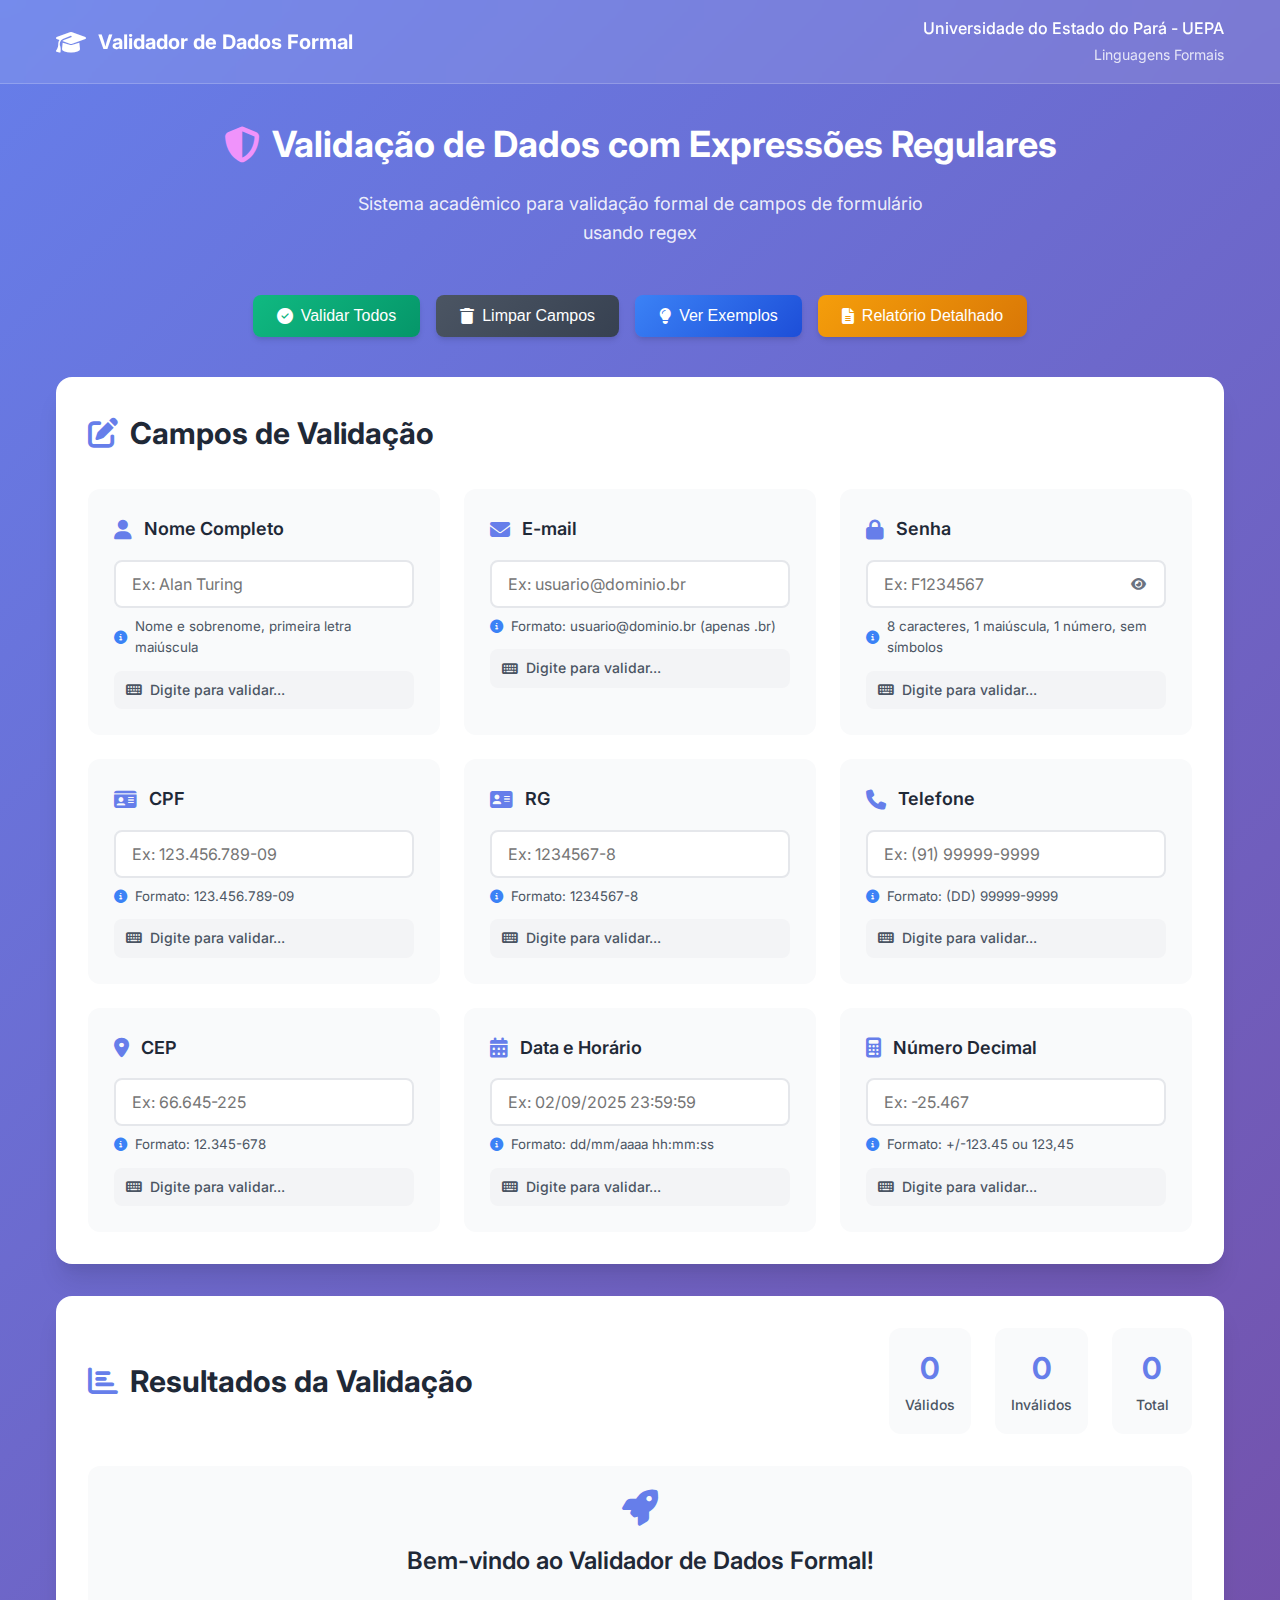
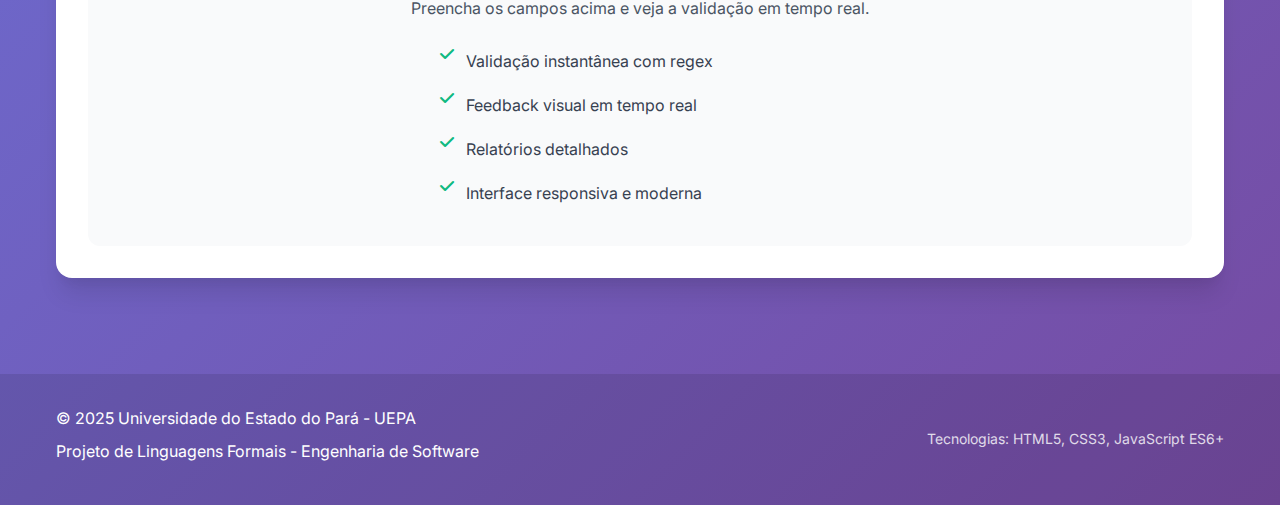
<file: index.html>
<!DOCTYPE html>
<html lang="pt-BR">
<head>
    <meta charset="UTF-8">
    <meta name="viewport" content="width=device-width, initial-scale=1.0">
    <title>🎓 Validador de Dados Formal - UEPA</title>
    <link href="https://cdnjs.cloudflare.com/ajax/libs/font-awesome/6.4.0/css/all.min.css" rel="stylesheet">
    <link href="https://fonts.googleapis.com/css2?family=Inter:wght@300;400;500;600;700&display=swap" rel="stylesheet">
    <link rel="stylesheet" href="styles.css">
</head>
<body>
    <!-- Header -->
    <header class="header">
        <div class="container">
            <div class="header-content">
                <div class="logo">
                    <i class="fas fa-graduation-cap"></i>
                    <span>Validador de Dados Formal</span>
                </div>
                <div class="university">
                    <span>Universidade do Estado do Pará - UEPA</span>
                    <small>Linguagens Formais</small>
                </div>
            </div>
        </div>
    </header>

    <!-- Main Content -->
    <main class="main">
        <div class="container">
            <!-- Hero Section -->
            <section class="hero">
                <div class="hero-content">
                    <h1>
                        <i class="fas fa-shield-alt"></i>
                        Validação de Dados com Expressões Regulares
                    </h1>
                    <p>Sistema acadêmico para validação formal de campos de formulário usando regex</p>
                </div>
            </section>

            <!-- Controls -->
            <section class="controls">
                <div class="control-buttons">
                    <button id="validateAll" class="btn btn-primary">
                        <i class="fas fa-check-circle"></i>
                        Validar Todos
                    </button>
                    <button id="clearAll" class="btn btn-secondary">
                        <i class="fas fa-trash"></i>
                        Limpar Campos
                    </button>
                    <button id="showExamples" class="btn btn-info">
                        <i class="fas fa-lightbulb"></i>
                        Ver Exemplos
                    </button>
                    <button id="generateReport" class="btn btn-success">
                        <i class="fas fa-file-alt"></i>
                        Relatório Detalhado
                    </button>
                </div>
            </section>

            <!-- Validation Fields -->
            <section class="validation-section">
                <h2><i class="fas fa-edit"></i> Campos de Validação</h2>
                
                <div class="fields-grid">
                    <!-- Nome -->
                    <div class="field-card" data-field="nome">
                        <div class="field-header">
                            <i class="fas fa-user"></i>
                            <h3>Nome Completo</h3>
                        </div>
                        <div class="field-content">
                            <input type="text" id="nome" placeholder="Ex: Alan Turing" 
                                   data-example="Alan Turing">
                            <div class="field-info">
                                <small><i class="fas fa-info-circle"></i> Nome e sobrenome, primeira letra maiúscula</small>
                            </div>
                            <div class="validation-result" id="nome-result">
                                <i class="fas fa-keyboard"></i> Digite para validar...
                            </div>
                        </div>
                    </div>

                    <!-- Email -->
                    <div class="field-card" data-field="email">
                        <div class="field-header">
                            <i class="fas fa-envelope"></i>
                            <h3>E-mail</h3>
                        </div>
                        <div class="field-content">
                            <input type="email" id="email" placeholder="Ex: usuario@dominio.br" 
                                   data-example="bes@uepa.br">
                            <div class="field-info">
                                <small><i class="fas fa-info-circle"></i> Formato: usuario@dominio.br (apenas .br)</small>
                            </div>
                            <div class="validation-result" id="email-result">
                                <i class="fas fa-keyboard"></i> Digite para validar...
                            </div>
                        </div>
                    </div>

                    <!-- Senha -->
                    <div class="field-card" data-field="senha">
                        <div class="field-header">
                            <i class="fas fa-lock"></i>
                            <h3>Senha</h3>
                        </div>
                        <div class="field-content">
                            <div class="password-input">
                                <input type="password" id="senha" placeholder="Ex: F1234567" 
                                       data-example="518R2r5e">
                                <button type="button" class="toggle-password" onclick="togglePassword('senha')">
                                    <i class="fas fa-eye"></i>
                                </button>
                            </div>
                            <div class="field-info">
                                <small><i class="fas fa-info-circle"></i> 8 caracteres, 1 maiúscula, 1 número, sem símbolos</small>
                            </div>
                            <div class="validation-result" id="senha-result">
                                <i class="fas fa-keyboard"></i> Digite para validar...
                            </div>
                        </div>
                    </div>

                    <!-- CPF -->
                    <div class="field-card" data-field="cpf">
                        <div class="field-header">
                            <i class="fas fa-id-card"></i>
                            <h3>CPF</h3>
                        </div>
                        <div class="field-content">
                            <input type="text" id="cpf" placeholder="Ex: 123.456.789-09" 
                                   data-example="123.456.789-09" maxlength="14">
                            <div class="field-info">
                                <small><i class="fas fa-info-circle"></i> Formato: 123.456.789-09</small>
                            </div>
                            <div class="validation-result" id="cpf-result">
                                <i class="fas fa-keyboard"></i> Digite para validar...
                            </div>
                        </div>
                    </div>

                    <!-- RG -->
                    <div class="field-card" data-field="rg">
                        <div class="field-header">
                            <i class="fas fa-address-card"></i>
                            <h3>RG</h3>
                        </div>
                        <div class="field-content">
                            <input type="text" id="rg" placeholder="Ex: 1234567-8" 
                                   data-example="875467-2" maxlength="9">
                            <div class="field-info">
                                <small><i class="fas fa-info-circle"></i> Formato: 1234567-8</small>
                            </div>
                            <div class="validation-result" id="rg-result">
                                <i class="fas fa-keyboard"></i> Digite para validar...
                            </div>
                        </div>
                    </div>

                    <!-- Telefone -->
                    <div class="field-card" data-field="telefone">
                        <div class="field-header">
                            <i class="fas fa-phone"></i>
                            <h3>Telefone</h3>
                        </div>
                        <div class="field-content">
                            <input type="tel" id="telefone" placeholder="Ex: (91) 99999-9999" 
                                   data-example="(91) 99999-9999" maxlength="15">
                            <div class="field-info">
                                <small><i class="fas fa-info-circle"></i> Formato: (DD) 99999-9999</small>
                            </div>
                            <div class="validation-result" id="telefone-result">
                                <i class="fas fa-keyboard"></i> Digite para validar...
                            </div>
                        </div>
                    </div>

                    <!-- CEP -->
                    <div class="field-card" data-field="cep">
                        <div class="field-header">
                            <i class="fas fa-map-marker-alt"></i>
                            <h3>CEP</h3>
                        </div>
                        <div class="field-content">
                            <input type="text" id="cep" placeholder="Ex: 66.645-225" 
                                   data-example="66.645-225" maxlength="10">
                            <div class="field-info">
                                <small><i class="fas fa-info-circle"></i> Formato: 12.345-678</small>
                            </div>
                            <div class="validation-result" id="cep-result">
                                <i class="fas fa-keyboard"></i> Digite para validar...
                            </div>
                        </div>
                    </div>

                    <!-- Data e Horário -->
                    <div class="field-card" data-field="dataHorario">
                        <div class="field-header">
                            <i class="fas fa-calendar-alt"></i>
                            <h3>Data e Horário</h3>
                        </div>
                        <div class="field-content">
                            <input type="text" id="dataHorario" placeholder="Ex: 02/09/2025 23:59:59" 
                                   data-example="02/09/2025 23:59:59" maxlength="19">
                            <div class="field-info">
                                <small><i class="fas fa-info-circle"></i> Formato: dd/mm/aaaa hh:mm:ss</small>
                            </div>
                            <div class="validation-result" id="dataHorario-result">
                                <i class="fas fa-keyboard"></i> Digite para validar...
                            </div>
                        </div>
                    </div>

                    <!-- Número Flutuante -->
                    <div class="field-card" data-field="numeroFlutuante">
                        <div class="field-header">
                            <i class="fas fa-calculator"></i>
                            <h3>Número Decimal</h3>
                        </div>
                        <div class="field-content">
                            <input type="text" id="numeroFlutuante" placeholder="Ex: -25.467" 
                                   data-example="-25.467">
                            <div class="field-info">
                                <small><i class="fas fa-info-circle"></i> Formato: +/-123.45 ou 123,45</small>
                            </div>
                            <div class="validation-result" id="numeroFlutuante-result">
                                <i class="fas fa-keyboard"></i> Digite para validar...
                            </div>
                        </div>
                    </div>
                </div>
            </section>

            <!-- Results Section -->
            <section class="results-section">
                <div class="results-header">
                    <h2><i class="fas fa-chart-bar"></i> Resultados da Validação</h2>
                    <div class="results-stats">
                        <div class="stat">
                            <span class="stat-number" id="validCount">0</span>
                            <span class="stat-label">Válidos</span>
                        </div>
                        <div class="stat">
                            <span class="stat-number" id="invalidCount">0</span>
                            <span class="stat-label">Inválidos</span>
                        </div>
                        <div class="stat">
                            <span class="stat-number" id="totalCount">0</span>
                            <span class="stat-label">Total</span>
                        </div>
                    </div>
                </div>
                
                <div class="results-content">
                    <div class="results-display" id="resultsDisplay">
                        <div class="welcome-message">
                            <i class="fas fa-rocket"></i>
                            <h3>Bem-vindo ao Validador de Dados Formal!</h3>
                            <p>Preencha os campos acima e veja a validação em tempo real.</p>
                            <ul>
                                <li><i class="fas fa-check"></i> Validação instantânea com regex</li>
                                <li><i class="fas fa-check"></i> Feedback visual em tempo real</li>
                                <li><i class="fas fa-check"></i> Relatórios detalhados</li>
                                <li><i class="fas fa-check"></i> Interface responsiva e moderna</li>
                            </ul>
                        </div>
                    </div>
                </div>
            </section>
        </div>
    </main>

    <!-- Footer -->
    <footer class="footer">
        <div class="container">
            <div class="footer-content">
                <div class="footer-info">
                    <p>&copy; 2025 Universidade do Estado do Pará - UEPA</p>
                    <p>Projeto de Linguagens Formais - Engenharia de Software</p>
                </div>
                <div class="footer-tech">
                    <span>Tecnologias: HTML5, CSS3, JavaScript ES6+</span>
                </div>
            </div>
        </div>
    </footer>

    <!-- Modal para Exemplos -->
    <div id="examplesModal" class="modal">
        <div class="modal-content">
            <div class="modal-header">
                <h2><i class="fas fa-lightbulb"></i> Exemplos de Entradas Válidas</h2>
                <button class="modal-close" onclick="closeModal('examplesModal')">
                    <i class="fas fa-times"></i>
                </button>
            </div>
            <div class="modal-body">
                <div class="examples-grid">
                    <div class="example-item">
                        <h4><i class="fas fa-user"></i> Nome Completo</h4>
                        <ul>
                            <li>Alan Turing</li>
                            <li>Noam Chomsky</li>
                            <li>Ada Lovelace</li>
                        </ul>
                    </div>
                    <div class="example-item">
                        <h4><i class="fas fa-envelope"></i> E-mail</h4>
                        <ul>
                            <li>a@a.br</li>
                            <li>bes@uepa.br</li>
                            <li>usuario@dominio.br</li>
                        </ul>
                    </div>
                    <div class="example-item">
                        <h4><i class="fas fa-lock"></i> Senha</h4>
                        <ul>
                            <li>518R2r5e</li>
                            <li>F1234567</li>
                            <li>1234567T</li>
                        </ul>
                    </div>
                    <div class="example-item">
                        <h4><i class="fas fa-id-card"></i> CPF</h4>
                        <ul>
                            <li>123.456.789-09</li>
                            <li>000.111.222-33</li>
                        </ul>
                    </div>
                    <div class="example-item">
                        <h4><i class="fas fa-address-card"></i> RG</h4>
                        <ul>
                            <li>875467-2</li>
                            <li>123456-7</li>
                        </ul>
                    </div>
                    <div class="example-item">
                        <h4><i class="fas fa-phone"></i> Telefone</h4>
                        <ul>
                            <li>(91) 99999-9999</li>
                            <li>(11) 98765-4321</li>
                        </ul>
                    </div>
                    <div class="example-item">
                        <h4><i class="fas fa-map-marker-alt"></i> CEP</h4>
                        <ul>
                            <li>66.645-225</li>
                            <li>01234-567</li>
                        </ul>
                    </div>
                    <div class="example-item">
                        <h4><i class="fas fa-calendar-alt"></i> Data/Horário</h4>
                        <ul>
                            <li>02/09/2025 23:59:59</li>
                            <li>01/01/2024 00:00:00</li>
                        </ul>
                    </div>
                    <div class="example-item">
                        <h4><i class="fas fa-calculator"></i> Número Decimal</h4>
                        <ul>
                            <li>-25.467</li>
                            <li>+64,2</li>
                            <li>123.456</li>
                            <li>1</li>
                        </ul>
                    </div>
                </div>
            </div>
        </div>
    </div>

    <!-- Modal para Relatório -->
    <div id="reportModal" class="modal">
        <div class="modal-content modal-large">
            <div class="modal-header">
                <h2><i class="fas fa-file-alt"></i> Relatório Detalhado</h2>
                <button class="modal-close" onclick="closeModal('reportModal')">
                    <i class="fas fa-times"></i>
                </button>
            </div>
            <div class="modal-body">
                <div id="reportContent">
                    <!-- Conteúdo do relatório será gerado dinamicamente -->
                </div>
            </div>
        </div>
    </div>

    <script src="script.js"></script>
</body>
</html>
</file>
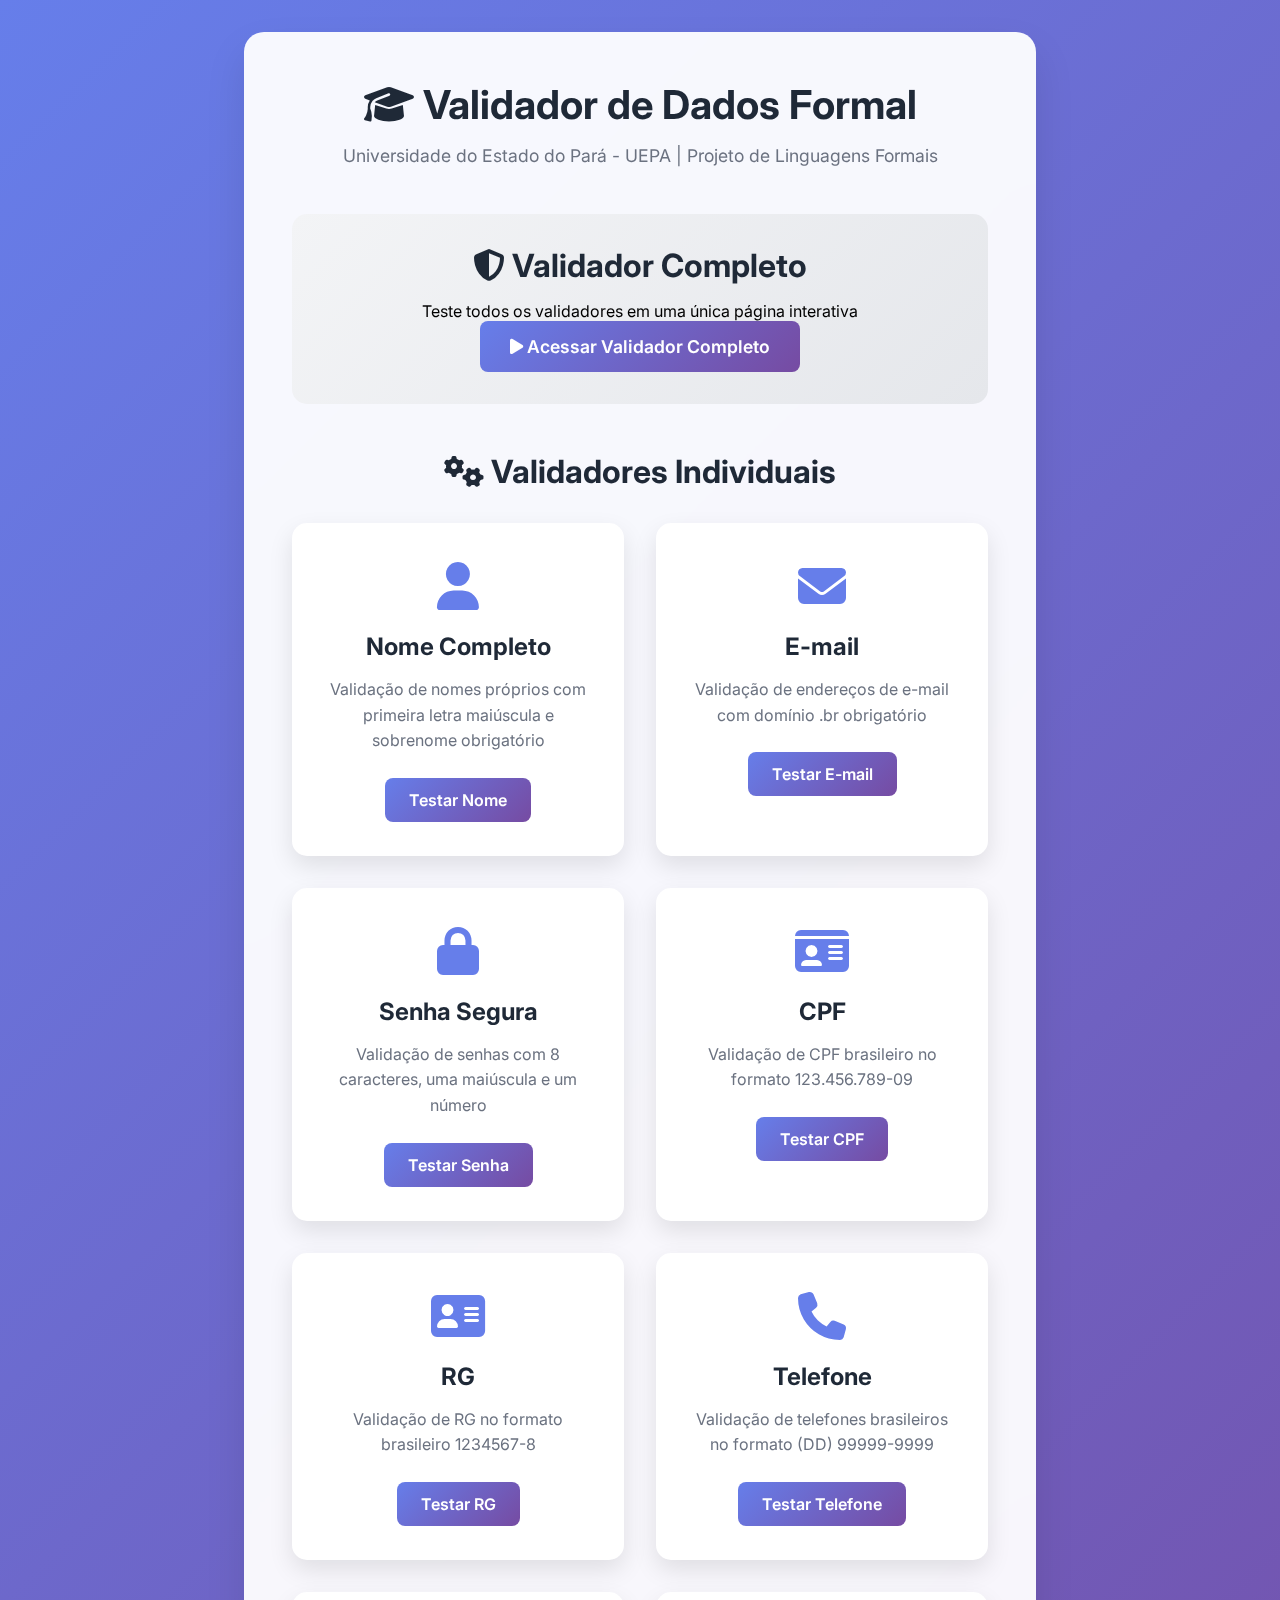
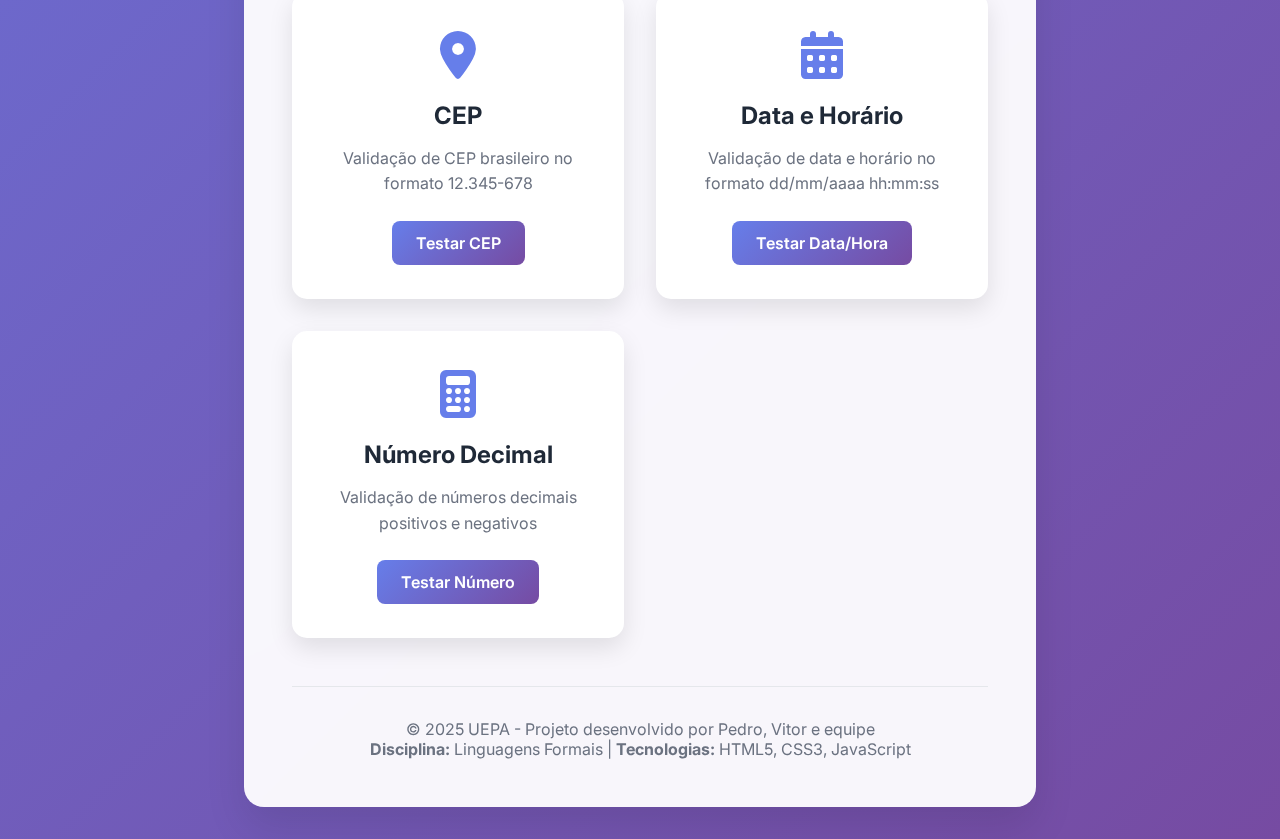
<file: html-validadores/navegacao.html>
<!DOCTYPE html>
<html lang="pt-BR">
<head>
    <meta charset="UTF-8">
    <meta name="viewport" content="width=device-width, initial-scale=1.0">
    <title>🎓 Validador de Dados Formal - Navegação</title>
    <link href="https://cdnjs.cloudflare.com/ajax/libs/font-awesome/6.4.0/css/all.min.css" rel="stylesheet">
    <link href="https://fonts.googleapis.com/css2?family=Inter:wght@300;400;500;600;700&display=swap" rel="stylesheet">
    <style>
        * {
            margin: 0;
            padding: 0;
            box-sizing: border-box;
        }

        body {
            font-family: 'Inter', sans-serif;
            background: linear-gradient(135deg, #667eea 0%, #764ba2 100%);
            min-height: 100vh;
            display: flex;
            align-items: center;
            justify-content: center;
        }

        .container {
            max-width: 1200px;
            margin: 2rem;
            padding: 3rem;
            background: rgba(255, 255, 255, 0.95);
            border-radius: 20px;
            box-shadow: 0 20px 40px rgba(0, 0, 0, 0.1);
            backdrop-filter: blur(10px);
        }

        .header {
            text-align: center;
            margin-bottom: 3rem;
        }

        .header h1 {
            color: #1f2937;
            margin-bottom: 1rem;
            font-size: 2.5rem;
            font-weight: 700;
        }

        .header p {
            color: #6b7280;
            font-size: 1.1rem;
        }

        .validators-grid {
            display: grid;
            grid-template-columns: repeat(auto-fit, minmax(300px, 1fr));
            gap: 2rem;
            margin-bottom: 3rem;
        }

        .validator-card {
            background: white;
            border-radius: 15px;
            padding: 2rem;
            text-align: center;
            box-shadow: 0 10px 25px rgba(0, 0, 0, 0.1);
            transition: all 0.3s ease;
            border: 2px solid transparent;
        }

        .validator-card:hover {
            transform: translateY(-5px);
            box-shadow: 0 20px 40px rgba(0, 0, 0, 0.15);
            border-color: #667eea;
        }

        .validator-icon {
            font-size: 3rem;
            color: #667eea;
            margin-bottom: 1rem;
        }

        .validator-card h3 {
            color: #1f2937;
            margin-bottom: 1rem;
            font-size: 1.5rem;
        }

        .validator-card p {
            color: #6b7280;
            margin-bottom: 1.5rem;
            line-height: 1.6;
        }

        .btn {
            display: inline-block;
            padding: 12px 24px;
            background: linear-gradient(135deg, #667eea 0%, #764ba2 100%);
            color: white;
            text-decoration: none;
            border-radius: 8px;
            font-weight: 600;
            transition: all 0.3s ease;
            border: none;
            cursor: pointer;
        }

        .btn:hover {
            transform: translateY(-2px);
            box-shadow: 0 8px 20px rgba(102, 126, 234, 0.4);
        }

        .footer {
            text-align: center;
            padding-top: 2rem;
            border-top: 1px solid #e5e7eb;
            color: #6b7280;
        }

        .main-validator {
            margin-bottom: 3rem;
            text-align: center;
            padding: 2rem;
            background: linear-gradient(135deg, #f3f4f6 0%, #e5e7eb 100%);
            border-radius: 15px;
        }

        .main-validator h2 {
            color: #1f2937;
            margin-bottom: 1rem;
            font-size: 2rem;
        }

        .main-validator .btn {
            font-size: 1.1rem;
            padding: 15px 30px;
        }
    </style>
</head>
<body>
    <div class="container">
        <div class="header">
            <h1>
                <i class="fas fa-graduation-cap"></i>
                Validador de Dados Formal
            </h1>
            <p>Universidade do Estado do Pará - UEPA | Projeto de Linguagens Formais</p>
        </div>

        <div class="main-validator">
            <h2><i class="fas fa-shield-alt"></i> Validador Completo</h2>
            <p>Teste todos os validadores em uma única página interativa</p>
            <a href="index.html" class="btn">
                <i class="fas fa-play"></i> Acessar Validador Completo
            </a>
        </div>

        <h2 style="text-align: center; color: #1f2937; margin-bottom: 2rem; font-size: 2rem;">
            <i class="fas fa-cogs"></i> Validadores Individuais
        </h2>

        <div class="validators-grid">
            <div class="validator-card">
                <div class="validator-icon">
                    <i class="fas fa-user"></i>
                </div>
                <h3>Nome Completo</h3>
                <p>Validação de nomes próprios com primeira letra maiúscula e sobrenome obrigatório</p>
                <a href="validador-nome.html" class="btn">Testar Nome</a>
            </div>

            <div class="validator-card">
                <div class="validator-icon">
                    <i class="fas fa-envelope"></i>
                </div>
                <h3>E-mail</h3>
                <p>Validação de endereços de e-mail com domínio .br obrigatório</p>
                <a href="validador-email.html" class="btn">Testar E-mail</a>
            </div>

            <div class="validator-card">
                <div class="validator-icon">
                    <i class="fas fa-lock"></i>
                </div>
                <h3>Senha Segura</h3>
                <p>Validação de senhas com 8 caracteres, uma maiúscula e um número</p>
                <a href="validador-senha.html" class="btn">Testar Senha</a>
            </div>

            <div class="validator-card">
                <div class="validator-icon">
                    <i class="fas fa-id-card"></i>
                </div>
                <h3>CPF</h3>
                <p>Validação de CPF brasileiro no formato 123.456.789-09</p>
                <a href="validador-cpf.html" class="btn">Testar CPF</a>
            </div>

            <div class="validator-card">
                <div class="validator-icon">
                    <i class="fas fa-address-card"></i>
                </div>
                <h3>RG</h3>
                <p>Validação de RG no formato brasileiro 1234567-8</p>
                <a href="validador-rg.html" class="btn">Testar RG</a>
            </div>

            <div class="validator-card">
                <div class="validator-icon">
                    <i class="fas fa-phone"></i>
                </div>
                <h3>Telefone</h3>
                <p>Validação de telefones brasileiros no formato (DD) 99999-9999</p>
                <a href="validador-telefone.html" class="btn">Testar Telefone</a>
            </div>

            <div class="validator-card">
                <div class="validator-icon">
                    <i class="fas fa-map-marker-alt"></i>
                </div>
                <h3>CEP</h3>
                <p>Validação de CEP brasileiro no formato 12.345-678</p>
                <a href="validador-cep.html" class="btn">Testar CEP</a>
            </div>

            <div class="validator-card">
                <div class="validator-icon">
                    <i class="fas fa-calendar-alt"></i>
                </div>
                <h3>Data e Horário</h3>
                <p>Validação de data e horário no formato dd/mm/aaaa hh:mm:ss</p>
                <a href="validador-data.html" class="btn">Testar Data/Hora</a>
            </div>

            <div class="validator-card">
                <div class="validator-icon">
                    <i class="fas fa-calculator"></i>
                </div>
                <h3>Número Decimal</h3>
                <p>Validação de números decimais positivos e negativos</p>
                <a href="validador-numero.html" class="btn">Testar Número</a>
            </div>
        </div>

        <div class="footer">
            <p>&copy; 2025 UEPA - Projeto desenvolvido por Pedro, Vitor e equipe</p>
            <p><strong>Disciplina:</strong> Linguagens Formais | <strong>Tecnologias:</strong> HTML5, CSS3, JavaScript</p>
        </div>
    </div>
</body>
</html>
</file>
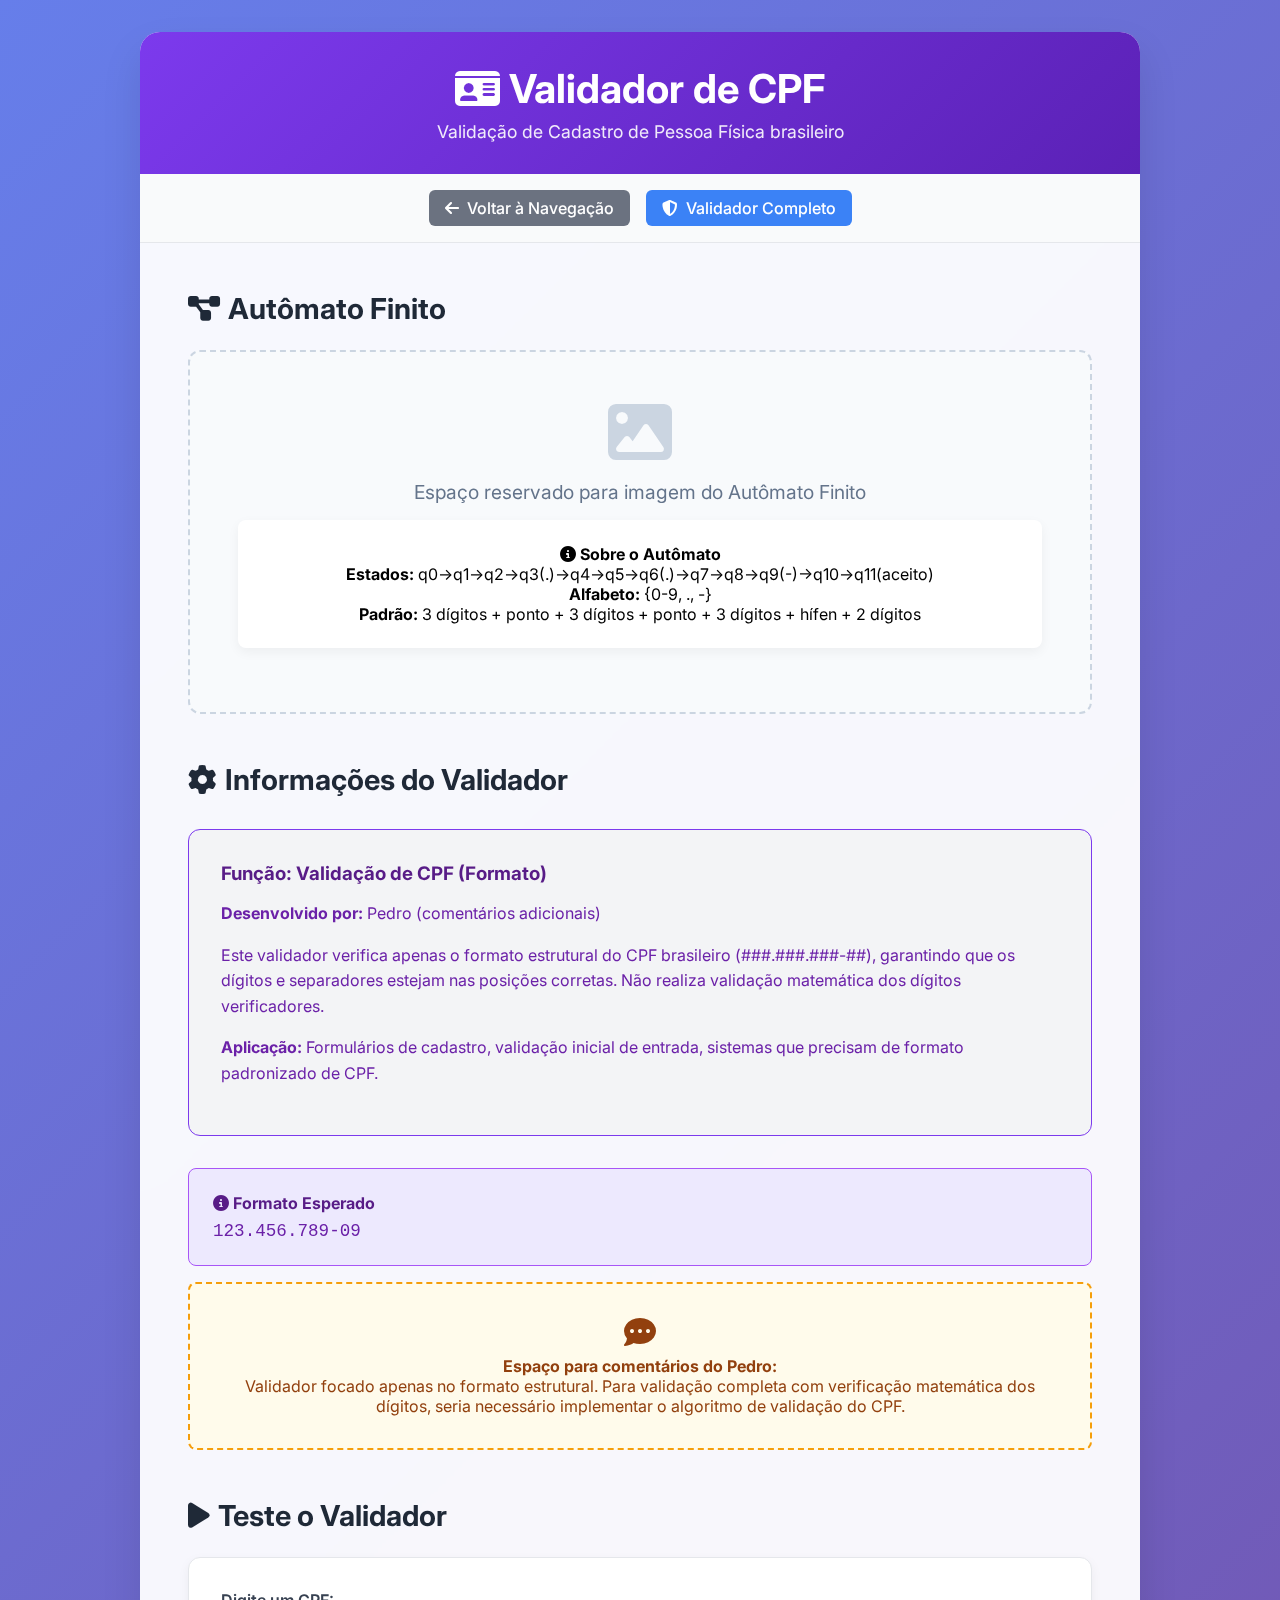
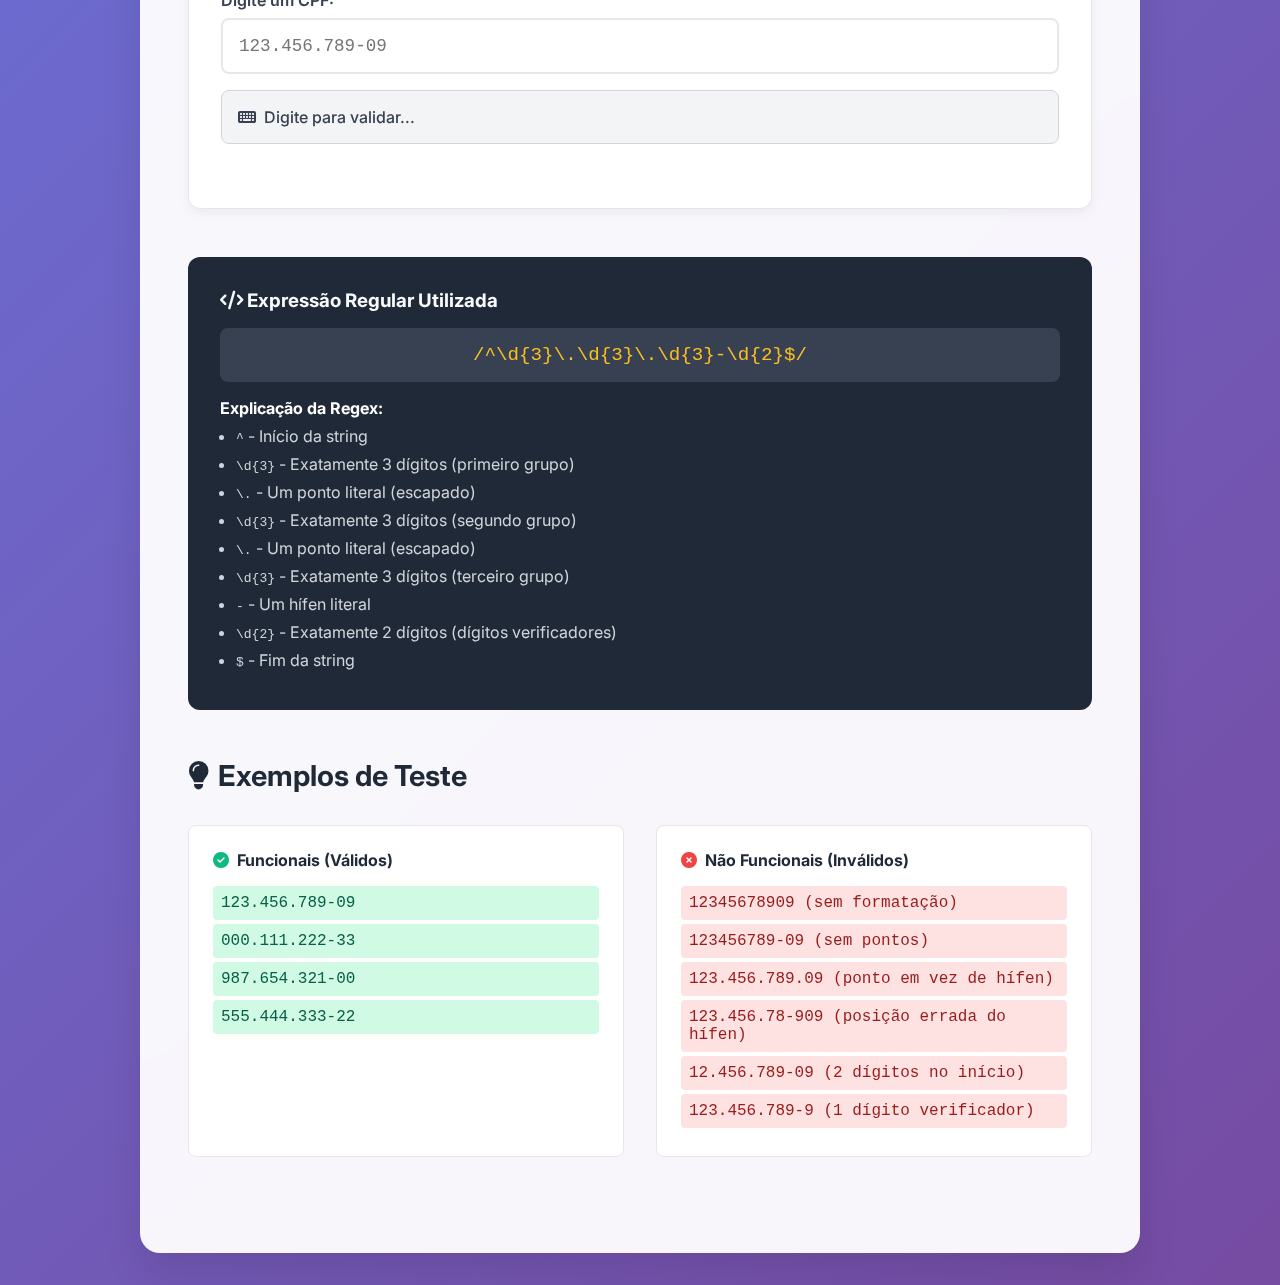
<file: html-validadores/validador-cpf.html>
<!DOCTYPE html>
<html lang="pt-BR">
<head>
    <meta charset="UTF-8">
    <meta name="viewport" content="width=device-width, initial-scale=1.0">
    <title>🎓 Validador de CPF - UEPA</title>
    <link href="https://cdnjs.cloudflare.com/ajax/libs/font-awesome/6.4.0/css/all.min.css" rel="stylesheet">
    <link href="https://fonts.googleapis.com/css2?family=Inter:wght@300;400;500;600;700&display=swap" rel="stylesheet">
    <style>
        * {
            margin: 0;
            padding: 0;
            box-sizing: border-box;
        }

        body {
            font-family: 'Inter', sans-serif;
            background: linear-gradient(135deg, #667eea 0%, #764ba2 100%);
            min-height: 100vh;
            padding: 2rem;
        }

        .container {
            max-width: 1000px;
            margin: 0 auto;
            background: rgba(255, 255, 255, 0.95);
            border-radius: 20px;
            box-shadow: 0 20px 40px rgba(0, 0, 0, 0.1);
            backdrop-filter: blur(10px);
            overflow: hidden;
        }

        .header {
            background: linear-gradient(135deg, #7c3aed 0%, #5b21b6 100%);
            color: white;
            padding: 2rem;
            text-align: center;
        }

        .header h1 {
            font-size: 2.5rem;
            margin-bottom: 0.5rem;
        }

        .header p {
            font-size: 1.1rem;
            opacity: 0.9;
        }

        .nav-buttons {
            padding: 1rem;
            background: #f9fafb;
            border-bottom: 1px solid #e5e7eb;
            display: flex;
            gap: 1rem;
            justify-content: center;
            flex-wrap: wrap;
        }

        .btn {
            padding: 8px 16px;
            border-radius: 6px;
            text-decoration: none;
            font-weight: 500;
            transition: all 0.3s ease;
            border: none;
            cursor: pointer;
            display: inline-flex;
            align-items: center;
            gap: 0.5rem;
        }

        .btn-primary {
            background: #3b82f6;
            color: white;
        }

        .btn-secondary {
            background: #6b7280;
            color: white;
        }

        .btn:hover {
            transform: translateY(-2px);
            box-shadow: 0 4px 12px rgba(0, 0, 0, 0.2);
        }

        .content {
            padding: 3rem;
        }

        .section {
            margin-bottom: 3rem;
        }

        .section h2 {
            color: #1f2937;
            margin-bottom: 1.5rem;
            font-size: 1.8rem;
            display: flex;
            align-items: center;
            gap: 0.5rem;
        }

        .automato-section {
            background: #f8fafc;
            border: 2px dashed #cbd5e1;
            border-radius: 12px;
            padding: 3rem;
            text-align: center;
            margin-bottom: 2rem;
        }

        .automato-placeholder {
            color: #64748b;
            font-size: 1.2rem;
            margin-bottom: 1rem;
        }

        .automato-info {
            background: white;
            border-radius: 8px;
            padding: 1.5rem;
            margin: 1rem 0;
            box-shadow: 0 4px 12px rgba(0, 0, 0, 0.05);
        }

        .validator-section {
            background: white;
            border-radius: 12px;
            padding: 2rem;
            box-shadow: 0 4px 12px rgba(0, 0, 0, 0.05);
            border: 1px solid #e5e7eb;
        }

        .input-group {
            margin-bottom: 2rem;
        }

        .input-group label {
            display: block;
            font-weight: 600;
            color: #374151;
            margin-bottom: 0.5rem;
        }

        .input-group input {
            width: 100%;
            padding: 1rem;
            border: 2px solid #e5e7eb;
            border-radius: 8px;
            font-size: 1.1rem;
            transition: all 0.3s ease;
            font-family: 'Courier New', monospace;
        }

        .input-group input:focus {
            outline: none;
            border-color: #7c3aed;
            box-shadow: 0 0 0 3px rgba(124, 58, 237, 0.1);
        }

        .input-group input.valid {
            border-color: #10b981;
            background: #f0fdf4;
        }

        .input-group input.invalid {
            border-color: #ef4444;
            background: #fef2f2;
        }

        .result {
            padding: 1rem;
            border-radius: 8px;
            margin-top: 1rem;
            font-weight: 500;
            display: flex;
            align-items: center;
            gap: 0.5rem;
        }

        .result.valid {
            background: #d1fae5;
            color: #065f46;
            border: 1px solid #10b981;
        }

        .result.invalid {
            background: #fee2e2;
            color: #991b1b;
            border: 1px solid #ef4444;
        }

        .result.neutral {
            background: #f3f4f6;
            color: #374151;
            border: 1px solid #d1d5db;
        }

        .examples-grid {
            display: grid;
            grid-template-columns: 1fr 1fr;
            gap: 2rem;
            margin-top: 2rem;
        }

        .example-box {
            background: white;
            border-radius: 8px;
            padding: 1.5rem;
            border: 1px solid #e5e7eb;
        }

        .example-box h4 {
            color: #1f2937;
            margin-bottom: 1rem;
            display: flex;
            align-items: center;
            gap: 0.5rem;
        }

        .example-box ul {
            list-style: none;
        }

        .example-box li {
            padding: 0.5rem;
            margin: 0.25rem 0;
            border-radius: 4px;
            font-family: 'Courier New', monospace;
        }

        .valid-example {
            background: #d1fae5;
            color: #065f46;
        }

        .invalid-example {
            background: #fee2e2;
            color: #991b1b;
        }

        .regex-info {
            background: #1f2937;
            color: white;
            padding: 2rem;
            border-radius: 12px;
            margin: 2rem 0;
        }

        .regex-info h3 {
            margin-bottom: 1rem;
            color: #f9fafb;
        }

        .regex-code {
            background: #374151;
            padding: 1rem;
            border-radius: 8px;
            font-family: 'Courier New', monospace;
            font-size: 1.2rem;
            color: #fbbf24;
            text-align: center;
            margin: 1rem 0;
        }

        .regex-explanation {
            margin-top: 1rem;
        }

        .regex-explanation ul {
            margin-left: 1rem;
        }

        .regex-explanation li {
            margin: 0.5rem 0;
            color: #d1d5db;
        }

        .function-summary {
            background: #f3f4f6;
            border: 1px solid #7c3aed;
            border-radius: 12px;
            padding: 2rem;
            margin: 2rem 0;
        }

        .function-summary h3 {
            color: #581c87;
            margin-bottom: 1rem;
        }

        .function-summary p {
            color: #6b21a8;
            line-height: 1.6;
            margin-bottom: 1rem;
        }

        .comment-space {
            background: #fffbeb;
            border: 2px dashed #f59e0b;
            border-radius: 8px;
            padding: 2rem;
            margin: 1rem 0;
            text-align: center;
            color: #92400e;
        }

        .format-info {
            background: #ede9fe;
            border: 1px solid #a855f7;
            border-radius: 8px;
            padding: 1.5rem;
            margin: 1rem 0;
        }

        .format-info h4 {
            color: #581c87;
            margin-bottom: 0.5rem;
        }

        .format-info p {
            color: #6b21a8;
            margin: 0;
            font-family: 'Courier New', monospace;
            font-size: 1.1rem;
        }

        @media (max-width: 768px) {
            .examples-grid {
                grid-template-columns: 1fr;
            }
            
            .nav-buttons {
                flex-direction: column;
            }
        }
    </style>
</head>
<body>
    <div class="container">
        <div class="header">
            <h1><i class="fas fa-id-card"></i> Validador de CPF</h1>
            <p>Validação de Cadastro de Pessoa Física brasileiro</p>
        </div>

        <div class="nav-buttons">
            <a href="navegacao.html" class="btn btn-secondary">
                <i class="fas fa-arrow-left"></i> Voltar à Navegação
            </a>
            <a href="index.html" class="btn btn-primary">
                <i class="fas fa-shield-alt"></i> Validador Completo
            </a>
        </div>

        <div class="content">
            <!-- Seção do Autômato Finito -->
            <div class="section">
                <h2><i class="fas fa-project-diagram"></i> Autômato Finito</h2>
                <div class="automato-section">
                    <div class="automato-placeholder">
                        <i class="fas fa-image" style="font-size: 4rem; color: #cbd5e1; margin-bottom: 1rem; display: block;"></i>
                        Espaço reservado para imagem do Autômato Finito
                    </div>
                    <div class="automato-info">
                        <h4><i class="fas fa-info-circle"></i> Sobre o Autômato</h4>
                        <p><strong>Estados:</strong> q0→q1→q2→q3(.)→q4→q5→q6(.)→q7→q8→q9(-)→q10→q11(aceito)</p>
                        <p><strong>Alfabeto:</strong> {0-9, ., -}</p>
                        <p><strong>Padrão:</strong> 3 dígitos + ponto + 3 dígitos + ponto + 3 dígitos + hífen + 2 dígitos</p>
                    </div>
                </div>
            </div>

            <!-- Informações sobre o Validador -->
            <div class="section">
                <h2><i class="fas fa-cog"></i> Informações do Validador</h2>
                <div class="function-summary">
                    <h3>Função: Validação de CPF (Formato)</h3>
                    <p><strong>Desenvolvido por:</strong> Pedro (comentários adicionais)</p>
                    <p>Este validador verifica apenas o formato estrutural do CPF brasileiro (###.###.###-##), garantindo que os dígitos e separadores estejam nas posições corretas. Não realiza validação matemática dos dígitos verificadores.</p>
                    <p><strong>Aplicação:</strong> Formulários de cadastro, validação inicial de entrada, sistemas que precisam de formato padronizado de CPF.</p>
                </div>

                <div class="format-info">
                    <h4><i class="fas fa-info-circle"></i> Formato Esperado</h4>
                    <p>123.456.789-09</p>
                </div>

                <div class="comment-space">
                    <i class="fas fa-comment-dots" style="font-size: 2rem; margin-bottom: 0.5rem; display: block;"></i>
                    <strong>Espaço para comentários do Pedro:</strong><br>
                    Validador focado apenas no formato estrutural. Para validação completa com verificação matemática dos dígitos, seria necessário implementar o algoritmo de validação do CPF.
                </div>
            </div>

            <!-- Validador Interativo -->
            <div class="section">
                <h2><i class="fas fa-play"></i> Teste o Validador</h2>
                <div class="validator-section">
                    <div class="input-group">
                        <label for="cpfInput">Digite um CPF:</label>
                        <input type="text" id="cpfInput" placeholder="123.456.789-09" maxlength="14">
                        <div id="cpfResult" class="result neutral">
                            <i class="fas fa-keyboard"></i> Digite para validar...
                        </div>
                    </div>
                </div>
            </div>

            <!-- Expressão Regular -->
            <div class="section">
                <div class="regex-info">
                    <h3><i class="fas fa-code"></i> Expressão Regular Utilizada</h3>
                    <div class="regex-code">
                        /^\d{3}\.\d{3}\.\d{3}-\d{2}$/
                    </div>
                    <div class="regex-explanation">
                        <strong>Explicação da Regex:</strong>
                        <ul>
                            <li><code>^</code> - Início da string</li>
                            <li><code>\d{3}</code> - Exatamente 3 dígitos (primeiro grupo)</li>
                            <li><code>\.</code> - Um ponto literal (escapado)</li>
                            <li><code>\d{3}</code> - Exatamente 3 dígitos (segundo grupo)</li>
                            <li><code>\.</code> - Um ponto literal (escapado)</li>
                            <li><code>\d{3}</code> - Exatamente 3 dígitos (terceiro grupo)</li>
                            <li><code>-</code> - Um hífen literal</li>
                            <li><code>\d{2}</code> - Exatamente 2 dígitos (dígitos verificadores)</li>
                            <li><code>$</code> - Fim da string</li>
                        </ul>
                    </div>
                </div>
            </div>

            <!-- Exemplos -->
            <div class="section">
                <h2><i class="fas fa-lightbulb"></i> Exemplos de Teste</h2>
                <div class="examples-grid">
                    <div class="example-box">
                        <h4><i class="fas fa-check-circle" style="color: #10b981;"></i> Funcionais (Válidos)</h4>
                        <ul>
                            <li class="valid-example">123.456.789-09</li>
                            <li class="valid-example">000.111.222-33</li>
                            <li class="valid-example">987.654.321-00</li>
                            <li class="valid-example">555.444.333-22</li>
                        </ul>
                    </div>
                    <div class="example-box">
                        <h4><i class="fas fa-times-circle" style="color: #ef4444;"></i> Não Funcionais (Inválidos)</h4>
                        <ul>
                            <li class="invalid-example">12345678909 (sem formatação)</li>
                            <li class="invalid-example">123456789-09 (sem pontos)</li>
                            <li class="invalid-example">123.456.789.09 (ponto em vez de hífen)</li>
                            <li class="invalid-example">123.456.78-909 (posição errada do hífen)</li>
                            <li class="invalid-example">12.456.789-09 (2 dígitos no início)</li>
                            <li class="invalid-example">123.456.789-9 (1 dígito verificador)</li>
                        </ul>
                    </div>
                </div>
            </div>
        </div>
    </div>

    <script>
        // Pedro: Validador de CPF (Formato) - Implementação JavaScript
        // Regex para validar formato do CPF: ###.###.###-##
        const cpfPattern = /^\d{3}\.\d{3}\.\d{3}-\d{2}$/;

        const cpfInput = document.getElementById('cpfInput');
        const cpfResult = document.getElementById('cpfResult');

        // Pedro: Função para aplicar máscara de CPF
        cpfInput.addEventListener('input', function(e) {
            let value = e.target.value.replace(/\D/g, ''); // Pedro: Remove tudo que não é dígito
            
            // Pedro: Aplicar formatação do CPF
            if (value.length > 0) {
                value = value.replace(/(\d{3})(\d)/, '$1.$2');
                value = value.replace(/(\d{3})(\d)/, '$1.$2');
                value = value.replace(/(\d{3})(\d{1,2})$/, '$1-$2');
            }
            
            e.target.value = value;
            
            // Pedro: Validar o formato
            validateCPF(value);
        });

        // Pedro: Função para validar CPF
        function validateCPF(valor) {
            // Pedro: Se campo vazio, resetar estado
            if (!valor.trim()) {
                resetValidation();
                return;
            }

            // Pedro: Validar com a expressão regular
            const isValid = cpfPattern.test(valor);
            
            if (isValid) {
                // Pedro: Campo válido - aplicar estilos de sucesso
                cpfInput.classList.remove('invalid');
                cpfInput.classList.add('valid');
                cpfResult.classList.remove('invalid', 'neutral');
                cpfResult.classList.add('valid');
                cpfResult.innerHTML = '<i class="fas fa-check-circle"></i> Formato de CPF válido!';
            } else {
                // Pedro: Campo inválido - aplicar estilos de erro
                cpfInput.classList.remove('valid');
                cpfInput.classList.add('invalid');
                cpfResult.classList.remove('valid', 'neutral');
                cpfResult.classList.add('invalid');
                
                // Pedro: Mensagens de erro específicas baseadas no problema
                let errorMessage = getErrorMessage(valor);
                cpfResult.innerHTML = `<i class="fas fa-times-circle"></i> ${errorMessage}`;
            }
        }

        // Pedro: Função para determinar o tipo específico de erro
        function getErrorMessage(valor) {
            if (valor.length === 0) {
                return 'CPF não pode estar vazio';
            }
            
            if (valor.length < 14) {
                return `CPF incompleto. Digite no formato 123.456.789-09 (faltam ${14 - valor.length} caracteres)`;
            }
            
            if (!/^\d{3}/.test(valor)) {
                return 'CPF deve começar com 3 dígitos';
            }
            
            if (!/^\d{3}\./.test(valor)) {
                return 'CPF deve ter um ponto após os 3 primeiros dígitos';
            }
            
            if (!/^\d{3}\.\d{3}\./.test(valor)) {
                return 'CPF deve ter pontos nas posições corretas';
            }
            
            if (!/^\d{3}\.\d{3}\.\d{3}-/.test(valor)) {
                return 'CPF deve ter hífen antes dos últimos 2 dígitos';
            }
            
            if (!/^\d{3}\.\d{3}\.\d{3}-\d{2}$/.test(valor)) {
                return 'CPF deve terminar com exatamente 2 dígitos verificadores';
            }
            
            return 'Formato de CPF inválido. Use: 123.456.789-09';
        }

        // Pedro: Função para resetar o estado da validação
        function resetValidation() {
            cpfInput.classList.remove('valid', 'invalid');
            cpfResult.classList.remove('valid', 'invalid');
            cpfResult.classList.add('neutral');
            cpfResult.innerHTML = '<i class="fas fa-keyboard"></i> Digite para validar...';
        }

        // Pedro: Event listener para limpar campo quando recebe foco
        cpfInput.addEventListener('focus', function() {
            if (this.value === this.placeholder) {
                this.value = '';
            }
        });

        // Pedro: Prevenir entrada de caracteres não numéricos (exceto formatação)
        cpfInput.addEventListener('keypress', function(e) {
            const char = String.fromCharCode(e.which);
            if (!/[0-9]/.test(char)) {
                e.preventDefault();
            }
        });
    </script>
</body>
</html>
</file>
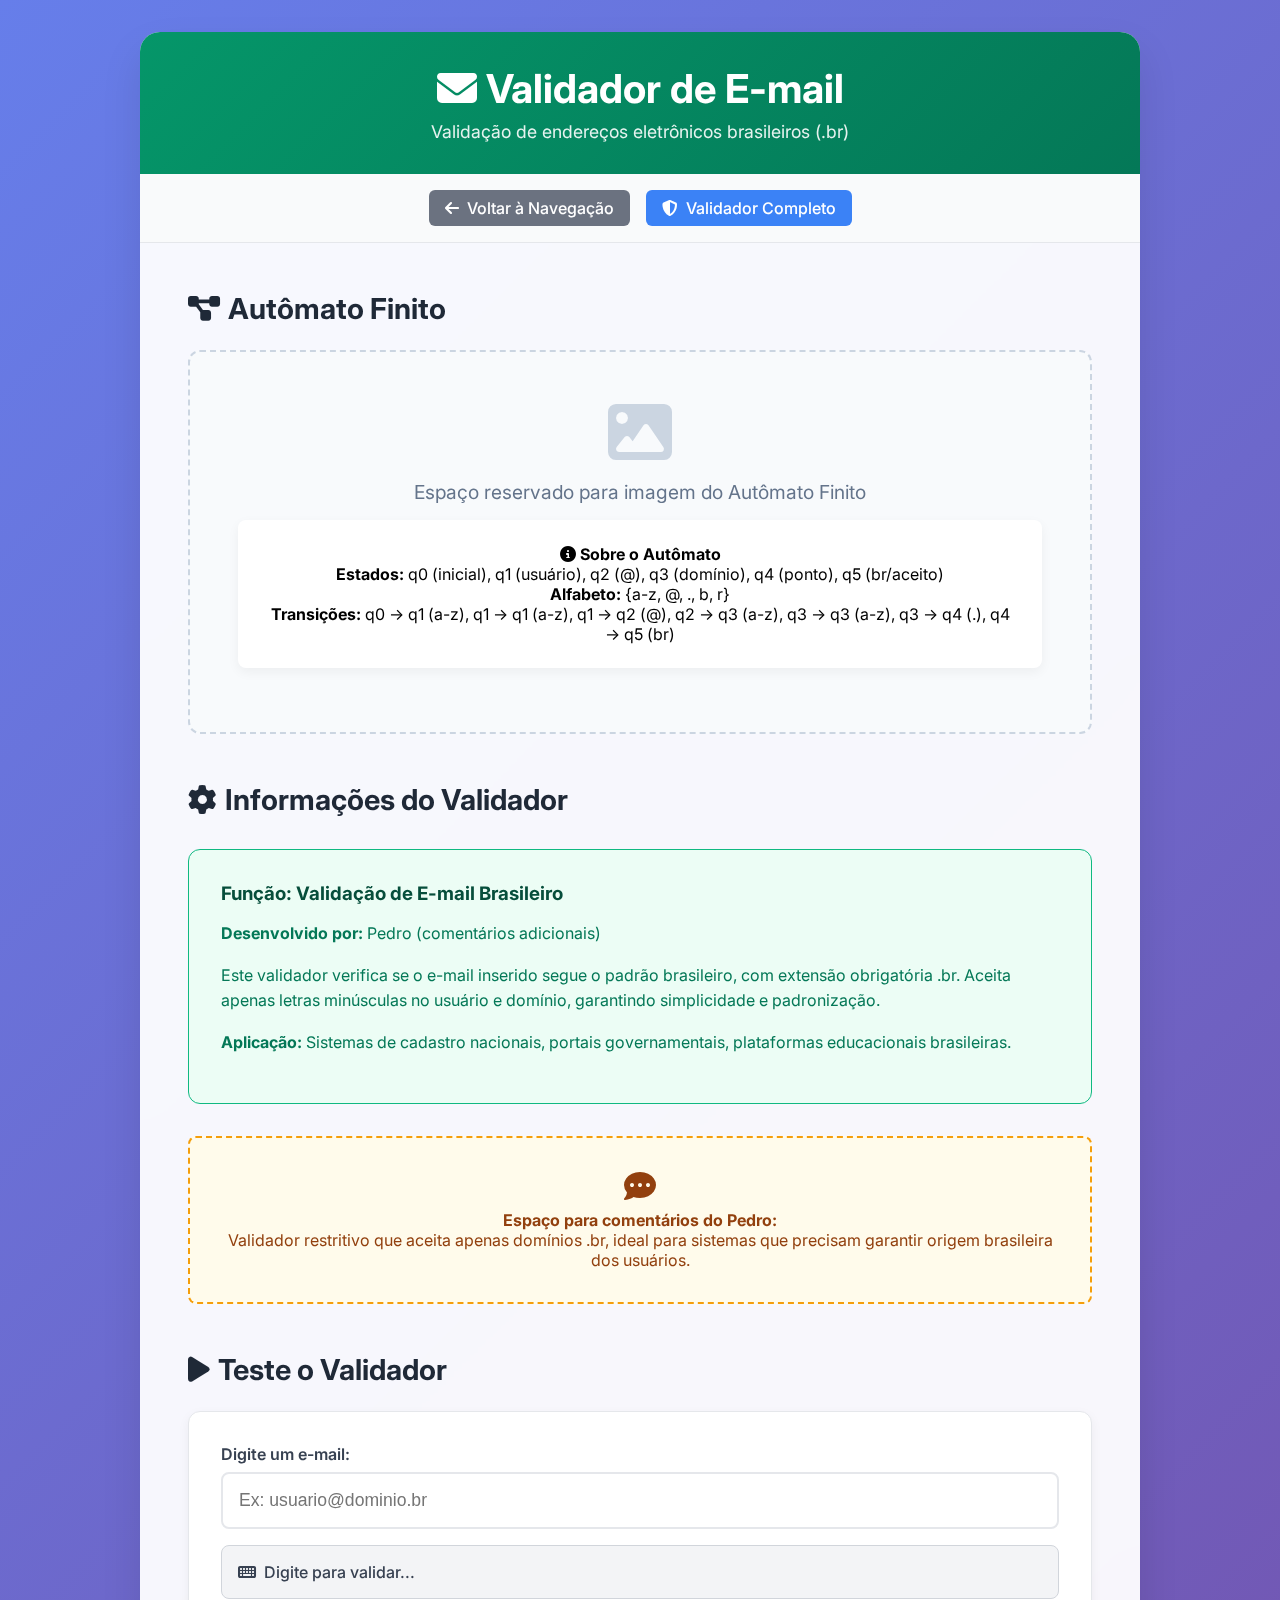
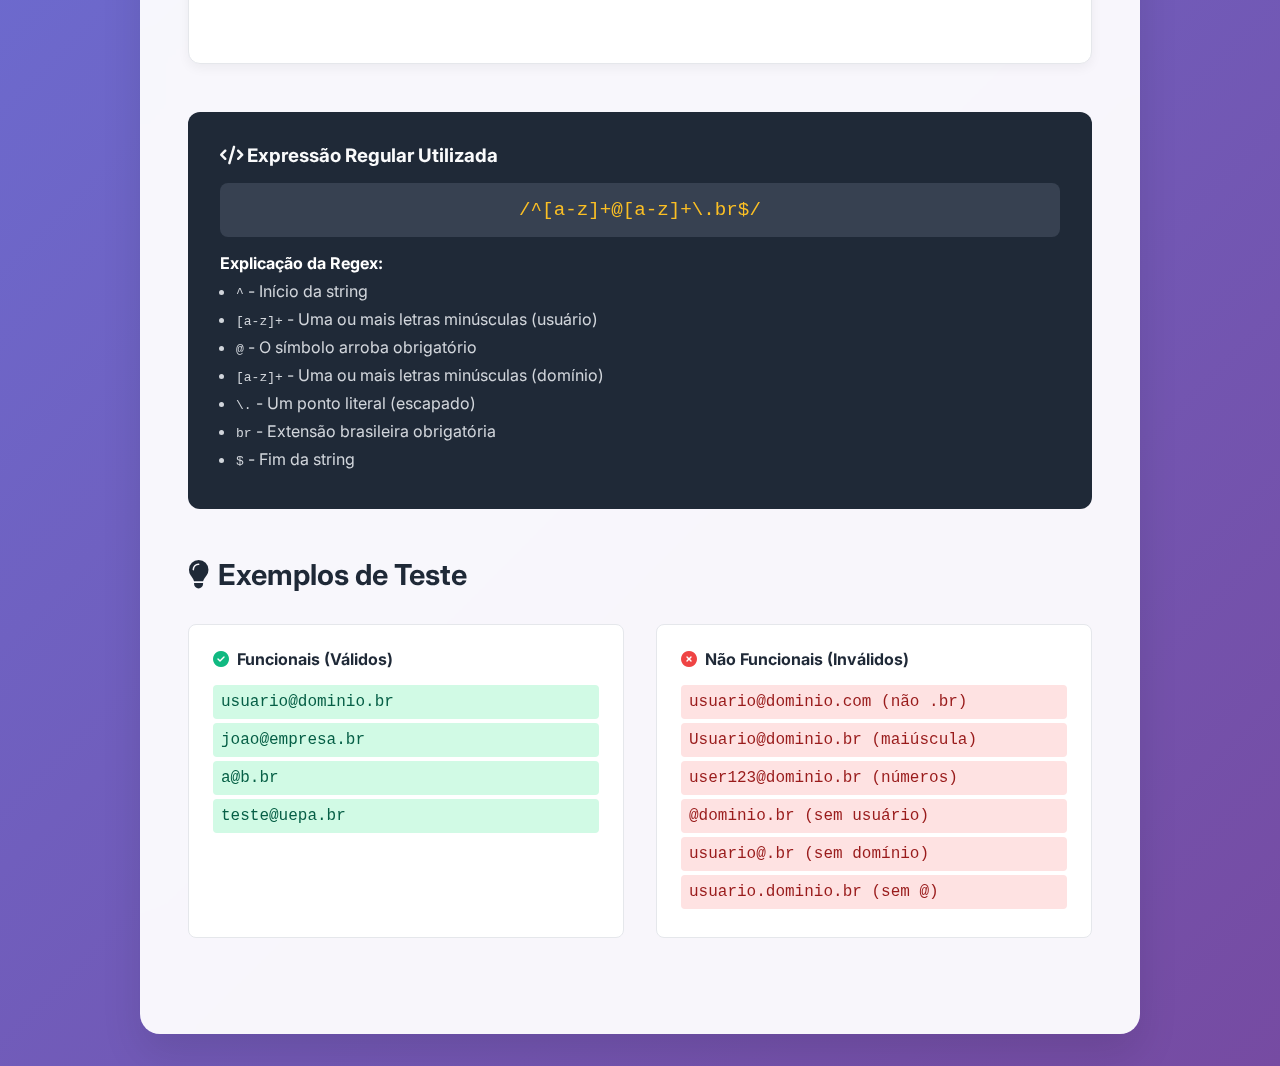
<file: html-validadores/validador-email.html>
<!DOCTYPE html>
<html lang="pt-BR">
<head>
    <meta charset="UTF-8">
    <meta name="viewport" content="width=device-width, initial-scale=1.0">
    <title>🎓 Validador de E-mail - UEPA</title>
    <link href="https://cdnjs.cloudflare.com/ajax/libs/font-awesome/6.4.0/css/all.min.css" rel="stylesheet">
    <link href="https://fonts.googleapis.com/css2?family=Inter:wght@300;400;500;600;700&display=swap" rel="stylesheet">
    <style>
        * {
            margin: 0;
            padding: 0;
            box-sizing: border-box;
        }

        body {
            font-family: 'Inter', sans-serif;
            background: linear-gradient(135deg, #667eea 0%, #764ba2 100%);
            min-height: 100vh;
            padding: 2rem;
        }

        .container {
            max-width: 1000px;
            margin: 0 auto;
            background: rgba(255, 255, 255, 0.95);
            border-radius: 20px;
            box-shadow: 0 20px 40px rgba(0, 0, 0, 0.1);
            backdrop-filter: blur(10px);
            overflow: hidden;
        }

        .header {
            background: linear-gradient(135deg, #059669 0%, #047857 100%);
            color: white;
            padding: 2rem;
            text-align: center;
        }

        .header h1 {
            font-size: 2.5rem;
            margin-bottom: 0.5rem;
        }

        .header p {
            font-size: 1.1rem;
            opacity: 0.9;
        }

        .nav-buttons {
            padding: 1rem;
            background: #f9fafb;
            border-bottom: 1px solid #e5e7eb;
            display: flex;
            gap: 1rem;
            justify-content: center;
            flex-wrap: wrap;
        }

        .btn {
            padding: 8px 16px;
            border-radius: 6px;
            text-decoration: none;
            font-weight: 500;
            transition: all 0.3s ease;
            border: none;
            cursor: pointer;
            display: inline-flex;
            align-items: center;
            gap: 0.5rem;
        }

        .btn-primary {
            background: #3b82f6;
            color: white;
        }

        .btn-secondary {
            background: #6b7280;
            color: white;
        }

        .btn:hover {
            transform: translateY(-2px);
            box-shadow: 0 4px 12px rgba(0, 0, 0, 0.2);
        }

        .content {
            padding: 3rem;
        }

        .section {
            margin-bottom: 3rem;
        }

        .section h2 {
            color: #1f2937;
            margin-bottom: 1.5rem;
            font-size: 1.8rem;
            display: flex;
            align-items: center;
            gap: 0.5rem;
        }

        .automato-section {
            background: #f8fafc;
            border: 2px dashed #cbd5e1;
            border-radius: 12px;
            padding: 3rem;
            text-align: center;
            margin-bottom: 2rem;
        }

        .automato-placeholder {
            color: #64748b;
            font-size: 1.2rem;
            margin-bottom: 1rem;
        }

        .automato-info {
            background: white;
            border-radius: 8px;
            padding: 1.5rem;
            margin: 1rem 0;
            box-shadow: 0 4px 12px rgba(0, 0, 0, 0.05);
        }

        .validator-section {
            background: white;
            border-radius: 12px;
            padding: 2rem;
            box-shadow: 0 4px 12px rgba(0, 0, 0, 0.05);
            border: 1px solid #e5e7eb;
        }

        .input-group {
            margin-bottom: 2rem;
        }

        .input-group label {
            display: block;
            font-weight: 600;
            color: #374151;
            margin-bottom: 0.5rem;
        }

        .input-group input {
            width: 100%;
            padding: 1rem;
            border: 2px solid #e5e7eb;
            border-radius: 8px;
            font-size: 1.1rem;
            transition: all 0.3s ease;
        }

        .input-group input:focus {
            outline: none;
            border-color: #059669;
            box-shadow: 0 0 0 3px rgba(5, 150, 105, 0.1);
        }

        .input-group input.valid {
            border-color: #10b981;
            background: #f0fdf4;
        }

        .input-group input.invalid {
            border-color: #ef4444;
            background: #fef2f2;
        }

        .result {
            padding: 1rem;
            border-radius: 8px;
            margin-top: 1rem;
            font-weight: 500;
            display: flex;
            align-items: center;
            gap: 0.5rem;
        }

        .result.valid {
            background: #d1fae5;
            color: #065f46;
            border: 1px solid #10b981;
        }

        .result.invalid {
            background: #fee2e2;
            color: #991b1b;
            border: 1px solid #ef4444;
        }

        .result.neutral {
            background: #f3f4f6;
            color: #374151;
            border: 1px solid #d1d5db;
        }

        .examples-grid {
            display: grid;
            grid-template-columns: 1fr 1fr;
            gap: 2rem;
            margin-top: 2rem;
        }

        .example-box {
            background: white;
            border-radius: 8px;
            padding: 1.5rem;
            border: 1px solid #e5e7eb;
        }

        .example-box h4 {
            color: #1f2937;
            margin-bottom: 1rem;
            display: flex;
            align-items: center;
            gap: 0.5rem;
        }

        .example-box ul {
            list-style: none;
        }

        .example-box li {
            padding: 0.5rem;
            margin: 0.25rem 0;
            border-radius: 4px;
            font-family: 'Courier New', monospace;
        }

        .valid-example {
            background: #d1fae5;
            color: #065f46;
        }

        .invalid-example {
            background: #fee2e2;
            color: #991b1b;
        }

        .regex-info {
            background: #1f2937;
            color: white;
            padding: 2rem;
            border-radius: 12px;
            margin: 2rem 0;
        }

        .regex-info h3 {
            margin-bottom: 1rem;
            color: #f9fafb;
        }

        .regex-code {
            background: #374151;
            padding: 1rem;
            border-radius: 8px;
            font-family: 'Courier New', monospace;
            font-size: 1.2rem;
            color: #fbbf24;
            text-align: center;
            margin: 1rem 0;
        }

        .regex-explanation {
            margin-top: 1rem;
        }

        .regex-explanation ul {
            margin-left: 1rem;
        }

        .regex-explanation li {
            margin: 0.5rem 0;
            color: #d1d5db;
        }

        .function-summary {
            background: #ecfdf5;
            border: 1px solid #10b981;
            border-radius: 12px;
            padding: 2rem;
            margin: 2rem 0;
        }

        .function-summary h3 {
            color: #064e3b;
            margin-bottom: 1rem;
        }

        .function-summary p {
            color: #047857;
            line-height: 1.6;
            margin-bottom: 1rem;
        }

        .comment-space {
            background: #fffbeb;
            border: 2px dashed #f59e0b;
            border-radius: 8px;
            padding: 2rem;
            margin: 1rem 0;
            text-align: center;
            color: #92400e;
        }

        @media (max-width: 768px) {
            .examples-grid {
                grid-template-columns: 1fr;
            }
            
            .nav-buttons {
                flex-direction: column;
            }
        }
    </style>
</head>
<body>
    <div class="container">
        <div class="header">
            <h1><i class="fas fa-envelope"></i> Validador de E-mail</h1>
            <p>Validação de endereços eletrônicos brasileiros (.br)</p>
        </div>

        <div class="nav-buttons">
            <a href="navegacao.html" class="btn btn-secondary">
                <i class="fas fa-arrow-left"></i> Voltar à Navegação
            </a>
            <a href="index.html" class="btn btn-primary">
                <i class="fas fa-shield-alt"></i> Validador Completo
            </a>
        </div>

        <div class="content">
            <!-- Seção do Autômato Finito -->
            <div class="section">
                <h2><i class="fas fa-project-diagram"></i> Autômato Finito</h2>
                <div class="automato-section">
                    <div class="automato-placeholder">
                        <i class="fas fa-image" style="font-size: 4rem; color: #cbd5e1; margin-bottom: 1rem; display: block;"></i>
                        Espaço reservado para imagem do Autômato Finito
                    </div>
                    <div class="automato-info">
                        <h4><i class="fas fa-info-circle"></i> Sobre o Autômato</h4>
                        <p><strong>Estados:</strong> q0 (inicial), q1 (usuário), q2 (@), q3 (domínio), q4 (ponto), q5 (br/aceito)</p>
                        <p><strong>Alfabeto:</strong> {a-z, @, ., b, r}</p>
                        <p><strong>Transições:</strong> q0 → q1 (a-z), q1 → q1 (a-z), q1 → q2 (@), q2 → q3 (a-z), q3 → q3 (a-z), q3 → q4 (.), q4 → q5 (br)</p>
                    </div>
                </div>
            </div>

            <!-- Informações sobre o Validador -->
            <div class="section">
                <h2><i class="fas fa-cog"></i> Informações do Validador</h2>
                <div class="function-summary">
                    <h3>Função: Validação de E-mail Brasileiro</h3>
                    <p><strong>Desenvolvido por:</strong> Pedro (comentários adicionais)</p>
                    <p>Este validador verifica se o e-mail inserido segue o padrão brasileiro, com extensão obrigatória .br. Aceita apenas letras minúsculas no usuário e domínio, garantindo simplicidade e padronização.</p>
                    <p><strong>Aplicação:</strong> Sistemas de cadastro nacionais, portais governamentais, plataformas educacionais brasileiras.</p>
                </div>

                <div class="comment-space">
                    <i class="fas fa-comment-dots" style="font-size: 2rem; margin-bottom: 0.5rem; display: block;"></i>
                    <strong>Espaço para comentários do Pedro:</strong><br>
                    Validador restritivo que aceita apenas domínios .br, ideal para sistemas que precisam garantir origem brasileira dos usuários.
                </div>
            </div>

            <!-- Validador Interativo -->
            <div class="section">
                <h2><i class="fas fa-play"></i> Teste o Validador</h2>
                <div class="validator-section">
                    <div class="input-group">
                        <label for="emailInput">Digite um e-mail:</label>
                        <input type="email" id="emailInput" placeholder="Ex: usuario@dominio.br">
                        <div id="emailResult" class="result neutral">
                            <i class="fas fa-keyboard"></i> Digite para validar...
                        </div>
                    </div>
                </div>
            </div>

            <!-- Expressão Regular -->
            <div class="section">
                <div class="regex-info">
                    <h3><i class="fas fa-code"></i> Expressão Regular Utilizada</h3>
                    <div class="regex-code">
                        /^[a-z]+@[a-z]+\.br$/
                    </div>
                    <div class="regex-explanation">
                        <strong>Explicação da Regex:</strong>
                        <ul>
                            <li><code>^</code> - Início da string</li>
                            <li><code>[a-z]+</code> - Uma ou mais letras minúsculas (usuário)</li>
                            <li><code>@</code> - O símbolo arroba obrigatório</li>
                            <li><code>[a-z]+</code> - Uma ou mais letras minúsculas (domínio)</li>
                            <li><code>\.</code> - Um ponto literal (escapado)</li>
                            <li><code>br</code> - Extensão brasileira obrigatória</li>
                            <li><code>$</code> - Fim da string</li>
                        </ul>
                    </div>
                </div>
            </div>

            <!-- Exemplos -->
            <div class="section">
                <h2><i class="fas fa-lightbulb"></i> Exemplos de Teste</h2>
                <div class="examples-grid">
                    <div class="example-box">
                        <h4><i class="fas fa-check-circle" style="color: #10b981;"></i> Funcionais (Válidos)</h4>
                        <ul>
                            <li class="valid-example">usuario@dominio.br</li>
                            <li class="valid-example">joao@empresa.br</li>
                            <li class="valid-example">a@b.br</li>
                            <li class="valid-example">teste@uepa.br</li>
                        </ul>
                    </div>
                    <div class="example-box">
                        <h4><i class="fas fa-times-circle" style="color: #ef4444;"></i> Não Funcionais (Inválidos)</h4>
                        <ul>
                            <li class="invalid-example">usuario@dominio.com (não .br)</li>
                            <li class="invalid-example">Usuario@dominio.br (maiúscula)</li>
                            <li class="invalid-example">user123@dominio.br (números)</li>
                            <li class="invalid-example">@dominio.br (sem usuário)</li>
                            <li class="invalid-example">usuario@.br (sem domínio)</li>
                            <li class="invalid-example">usuario.dominio.br (sem @)</li>
                        </ul>
                    </div>
                </div>
            </div>
        </div>
    </div>

    <script>
        // Pedro: Validador de E-mail Brasileiro - Implementação JavaScript
        // Regex para validar e-mail com extensão .br obrigatória
        const emailPattern = /^[a-z]+@[a-z]+\.br$/;

        const emailInput = document.getElementById('emailInput');
        const emailResult = document.getElementById('emailResult');

        // Pedro: Event listener para validação em tempo real
        emailInput.addEventListener('input', function() {
            const valor = this.value;
            
            // Pedro: Se campo vazio, resetar estado
            if (!valor.trim()) {
                resetValidation();
                return;
            }

            // Pedro: Validar com a expressão regular
            const isValid = emailPattern.test(valor);
            
            if (isValid) {
                // Pedro: Campo válido - aplicar estilos de sucesso
                this.classList.remove('invalid');
                this.classList.add('valid');
                emailResult.classList.remove('invalid', 'neutral');
                emailResult.classList.add('valid');
                emailResult.innerHTML = '<i class="fas fa-check-circle"></i> E-mail válido! Formato brasileiro correto.';
            } else {
                // Pedro: Campo inválido - aplicar estilos de erro
                this.classList.remove('valid');
                this.classList.add('invalid');
                emailResult.classList.remove('valid', 'neutral');
                emailResult.classList.add('invalid');
                
                // Pedro: Mensagens de erro específicas baseadas no tipo de problema
                let errorMessage = getErrorMessage(valor);
                emailResult.innerHTML = `<i class="fas fa-times-circle"></i> ${errorMessage}`;
            }
        });

        // Pedro: Função para determinar o tipo específico de erro
        function getErrorMessage(valor) {
            if (!valor.includes('@')) {
                return 'E-mail deve conter o símbolo @';
            }
            if (!valor.endsWith('.br')) {
                return 'E-mail deve terminar com .br (domínio brasileiro)';
            }
            if (valor.startsWith('@')) {
                return 'E-mail deve conter um nome de usuário antes do @';
            }
            if (valor.includes('..')) {
                return 'E-mail não pode conter pontos duplos';
            }
            if (!/^[a-z@.]+$/.test(valor)) {
                return 'E-mail deve conter apenas letras minúsculas, @ e ponto';
            }
            
            const partes = valor.split('@');
            if (partes.length !== 2) {
                return 'E-mail deve conter exatamente um símbolo @';
            }
            
            if (partes[0].length === 0) {
                return 'Parte do usuário não pode estar vazia';
            }
            
            if (!partes[1].includes('.br')) {
                return 'Domínio deve terminar com .br';
            }
            
            const dominio = partes[1].replace('.br', '');
            if (dominio.length === 0) {
                return 'Nome do domínio não pode estar vazio';
            }
            
            return 'Formato de e-mail inválido. Use apenas letras minúsculas.';
        }

        // Pedro: Função para resetar o estado da validação
        function resetValidation() {
            emailInput.classList.remove('valid', 'invalid');
            emailResult.classList.remove('valid', 'invalid');
            emailResult.classList.add('neutral');
            emailResult.innerHTML = '<i class="fas fa-keyboard"></i> Digite para validar...';
        }

        // Pedro: Event listener para limpar campo quando recebe foco
        emailInput.addEventListener('focus', function() {
            if (this.value === this.placeholder) {
                this.value = '';
            }
        });
    </script>
</body>
</html>
</file>
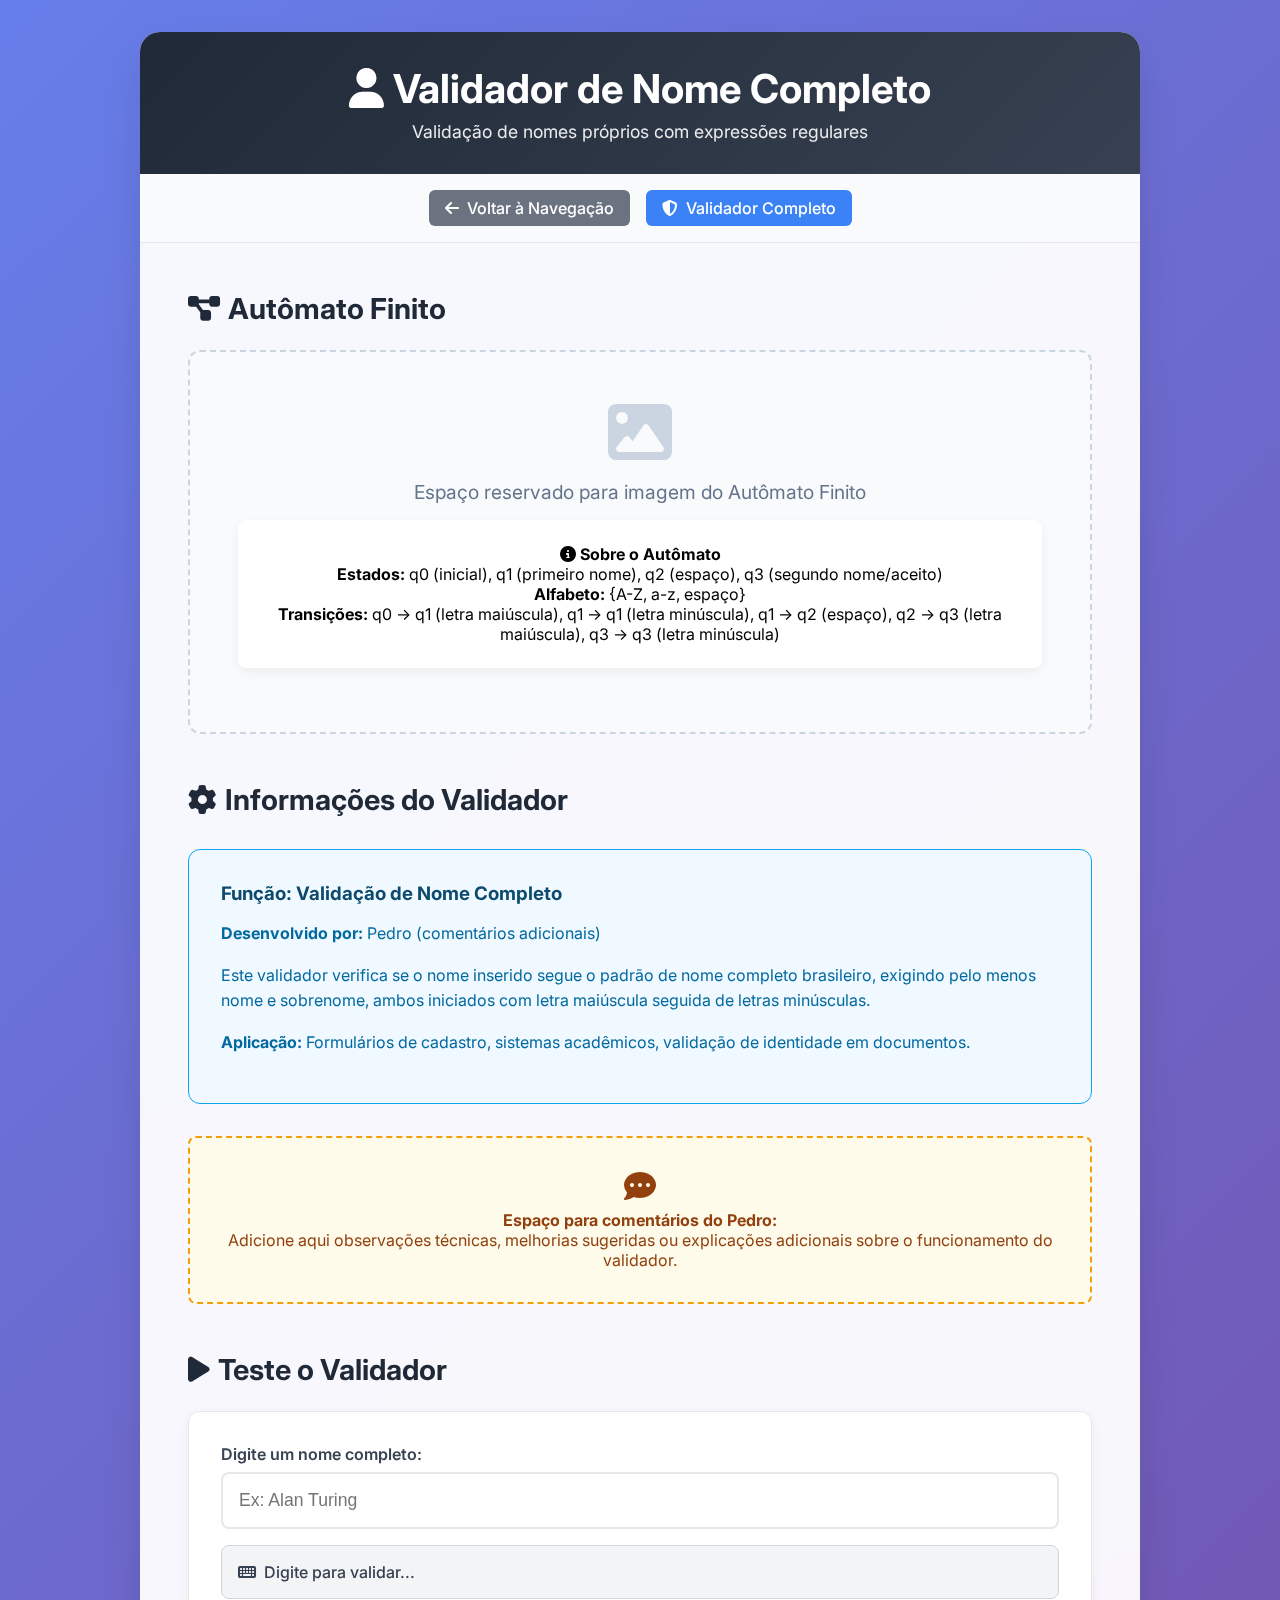
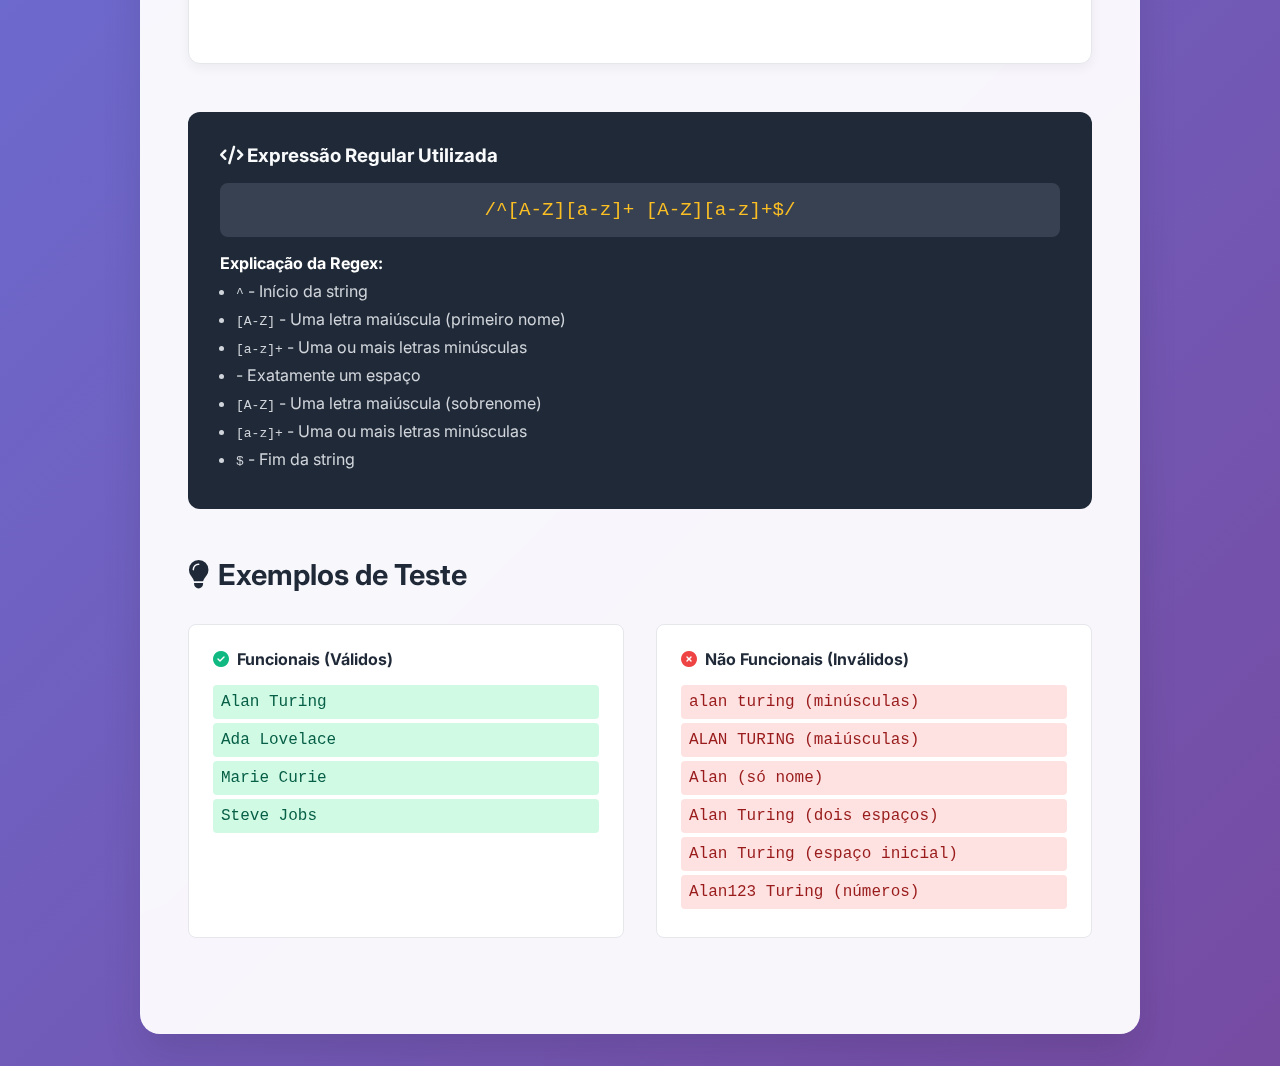
<file: html-validadores/validador-nome.html>
<!DOCTYPE html>
<html lang="pt-BR">
<head>
    <meta charset="UTF-8">
    <meta name="viewport" content="width=device-width, initial-scale=1.0">
    <title>🎓 Validador de Nome - UEPA</title>
    <link href="https://cdnjs.cloudflare.com/ajax/libs/font-awesome/6.4.0/css/all.min.css" rel="stylesheet">
    <link href="https://fonts.googleapis.com/css2?family=Inter:wght@300;400;500;600;700&display=swap" rel="stylesheet">
    <style>
        * {
            margin: 0;
            padding: 0;
            box-sizing: border-box;
        }

        body {
            font-family: 'Inter', sans-serif;
            background: linear-gradient(135deg, #667eea 0%, #764ba2 100%);
            min-height: 100vh;
            padding: 2rem;
        }

        .container {
            max-width: 1000px;
            margin: 0 auto;
            background: rgba(255, 255, 255, 0.95);
            border-radius: 20px;
            box-shadow: 0 20px 40px rgba(0, 0, 0, 0.1);
            backdrop-filter: blur(10px);
            overflow: hidden;
        }

        .header {
            background: linear-gradient(135deg, #1f2937 0%, #374151 100%);
            color: white;
            padding: 2rem;
            text-align: center;
        }

        .header h1 {
            font-size: 2.5rem;
            margin-bottom: 0.5rem;
        }

        .header p {
            font-size: 1.1rem;
            opacity: 0.9;
        }

        .nav-buttons {
            padding: 1rem;
            background: #f9fafb;
            border-bottom: 1px solid #e5e7eb;
            display: flex;
            gap: 1rem;
            justify-content: center;
            flex-wrap: wrap;
        }

        .btn {
            padding: 8px 16px;
            border-radius: 6px;
            text-decoration: none;
            font-weight: 500;
            transition: all 0.3s ease;
            border: none;
            cursor: pointer;
            display: inline-flex;
            align-items: center;
            gap: 0.5rem;
        }

        .btn-primary {
            background: #3b82f6;
            color: white;
        }

        .btn-secondary {
            background: #6b7280;
            color: white;
        }

        .btn:hover {
            transform: translateY(-2px);
            box-shadow: 0 4px 12px rgba(0, 0, 0, 0.2);
        }

        .content {
            padding: 3rem;
        }

        .section {
            margin-bottom: 3rem;
        }

        .section h2 {
            color: #1f2937;
            margin-bottom: 1.5rem;
            font-size: 1.8rem;
            display: flex;
            align-items: center;
            gap: 0.5rem;
        }

        .automato-section {
            background: #f8fafc;
            border: 2px dashed #cbd5e1;
            border-radius: 12px;
            padding: 3rem;
            text-align: center;
            margin-bottom: 2rem;
        }

        .automato-placeholder {
            color: #64748b;
            font-size: 1.2rem;
            margin-bottom: 1rem;
        }

        .automato-info {
            background: white;
            border-radius: 8px;
            padding: 1.5rem;
            margin: 1rem 0;
            box-shadow: 0 4px 12px rgba(0, 0, 0, 0.05);
        }

        .validator-section {
            background: white;
            border-radius: 12px;
            padding: 2rem;
            box-shadow: 0 4px 12px rgba(0, 0, 0, 0.05);
            border: 1px solid #e5e7eb;
        }

        .input-group {
            margin-bottom: 2rem;
        }

        .input-group label {
            display: block;
            font-weight: 600;
            color: #374151;
            margin-bottom: 0.5rem;
        }

        .input-group input {
            width: 100%;
            padding: 1rem;
            border: 2px solid #e5e7eb;
            border-radius: 8px;
            font-size: 1.1rem;
            transition: all 0.3s ease;
        }

        .input-group input:focus {
            outline: none;
            border-color: #3b82f6;
            box-shadow: 0 0 0 3px rgba(59, 130, 246, 0.1);
        }

        .input-group input.valid {
            border-color: #10b981;
            background: #f0fdf4;
        }

        .input-group input.invalid {
            border-color: #ef4444;
            background: #fef2f2;
        }

        .result {
            padding: 1rem;
            border-radius: 8px;
            margin-top: 1rem;
            font-weight: 500;
            display: flex;
            align-items: center;
            gap: 0.5rem;
        }

        .result.valid {
            background: #d1fae5;
            color: #065f46;
            border: 1px solid #10b981;
        }

        .result.invalid {
            background: #fee2e2;
            color: #991b1b;
            border: 1px solid #ef4444;
        }

        .result.neutral {
            background: #f3f4f6;
            color: #374151;
            border: 1px solid #d1d5db;
        }

        .examples-grid {
            display: grid;
            grid-template-columns: 1fr 1fr;
            gap: 2rem;
            margin-top: 2rem;
        }

        .example-box {
            background: white;
            border-radius: 8px;
            padding: 1.5rem;
            border: 1px solid #e5e7eb;
        }

        .example-box h4 {
            color: #1f2937;
            margin-bottom: 1rem;
            display: flex;
            align-items: center;
            gap: 0.5rem;
        }

        .example-box ul {
            list-style: none;
        }

        .example-box li {
            padding: 0.5rem;
            margin: 0.25rem 0;
            border-radius: 4px;
            font-family: 'Courier New', monospace;
        }

        .valid-example {
            background: #d1fae5;
            color: #065f46;
        }

        .invalid-example {
            background: #fee2e2;
            color: #991b1b;
        }

        .regex-info {
            background: #1f2937;
            color: white;
            padding: 2rem;
            border-radius: 12px;
            margin: 2rem 0;
        }

        .regex-info h3 {
            margin-bottom: 1rem;
            color: #f9fafb;
        }

        .regex-code {
            background: #374151;
            padding: 1rem;
            border-radius: 8px;
            font-family: 'Courier New', monospace;
            font-size: 1.2rem;
            color: #fbbf24;
            text-align: center;
            margin: 1rem 0;
        }

        .regex-explanation {
            margin-top: 1rem;
        }

        .regex-explanation ul {
            margin-left: 1rem;
        }

        .regex-explanation li {
            margin: 0.5rem 0;
            color: #d1d5db;
        }

        .function-summary {
            background: #f0f9ff;
            border: 1px solid #0ea5e9;
            border-radius: 12px;
            padding: 2rem;
            margin: 2rem 0;
        }

        .function-summary h3 {
            color: #0c4a6e;
            margin-bottom: 1rem;
        }

        .function-summary p {
            color: #0369a1;
            line-height: 1.6;
            margin-bottom: 1rem;
        }

        .comment-space {
            background: #fffbeb;
            border: 2px dashed #f59e0b;
            border-radius: 8px;
            padding: 2rem;
            margin: 1rem 0;
            text-align: center;
            color: #92400e;
        }

        @media (max-width: 768px) {
            .examples-grid {
                grid-template-columns: 1fr;
            }
            
            .nav-buttons {
                flex-direction: column;
            }
        }
    </style>
</head>
<body>
    <div class="container">
        <div class="header">
            <h1><i class="fas fa-user"></i> Validador de Nome Completo</h1>
            <p>Validação de nomes próprios com expressões regulares</p>
        </div>

        <div class="nav-buttons">
            <a href="navegacao.html" class="btn btn-secondary">
                <i class="fas fa-arrow-left"></i> Voltar à Navegação
            </a>
            <a href="index.html" class="btn btn-primary">
                <i class="fas fa-shield-alt"></i> Validador Completo
            </a>
        </div>

        <div class="content">
            <!-- Seção do Autômato Finito -->
            <div class="section">
                <h2><i class="fas fa-project-diagram"></i> Autômato Finito</h2>
                <div class="automato-section">
                    <div class="automato-placeholder">
                        <i class="fas fa-image" style="font-size: 4rem; color: #cbd5e1; margin-bottom: 1rem; display: block;"></i>
                        Espaço reservado para imagem do Autômato Finito
                    </div>
                    <div class="automato-info">
                        <h4><i class="fas fa-info-circle"></i> Sobre o Autômato</h4>
                        <p><strong>Estados:</strong> q0 (inicial), q1 (primeiro nome), q2 (espaço), q3 (segundo nome/aceito)</p>
                        <p><strong>Alfabeto:</strong> {A-Z, a-z, espaço}</p>
                        <p><strong>Transições:</strong> q0 → q1 (letra maiúscula), q1 → q1 (letra minúscula), q1 → q2 (espaço), q2 → q3 (letra maiúscula), q3 → q3 (letra minúscula)</p>
                    </div>
                </div>
            </div>

            <!-- Informações sobre o Validador -->
            <div class="section">
                <h2><i class="fas fa-cog"></i> Informações do Validador</h2>
                <div class="function-summary">
                    <h3>Função: Validação de Nome Completo</h3>
                    <p><strong>Desenvolvido por:</strong> Pedro (comentários adicionais)</p>
                    <p>Este validador verifica se o nome inserido segue o padrão de nome completo brasileiro, exigindo pelo menos nome e sobrenome, ambos iniciados com letra maiúscula seguida de letras minúsculas.</p>
                    <p><strong>Aplicação:</strong> Formulários de cadastro, sistemas acadêmicos, validação de identidade em documentos.</p>
                </div>

                <div class="comment-space">
                    <i class="fas fa-comment-dots" style="font-size: 2rem; margin-bottom: 0.5rem; display: block;"></i>
                    <strong>Espaço para comentários do Pedro:</strong><br>
                    Adicione aqui observações técnicas, melhorias sugeridas ou explicações adicionais sobre o funcionamento do validador.
                </div>
            </div>

            <!-- Validador Interativo -->
            <div class="section">
                <h2><i class="fas fa-play"></i> Teste o Validador</h2>
                <div class="validator-section">
                    <div class="input-group">
                        <label for="nomeInput">Digite um nome completo:</label>
                        <input type="text" id="nomeInput" placeholder="Ex: Alan Turing">
                        <div id="nomeResult" class="result neutral">
                            <i class="fas fa-keyboard"></i> Digite para validar...
                        </div>
                    </div>
                </div>
            </div>

            <!-- Expressão Regular -->
            <div class="section">
                <div class="regex-info">
                    <h3><i class="fas fa-code"></i> Expressão Regular Utilizada</h3>
                    <div class="regex-code">
                        /^[A-Z][a-z]+ [A-Z][a-z]+$/
                    </div>
                    <div class="regex-explanation">
                        <strong>Explicação da Regex:</strong>
                        <ul>
                            <li><code>^</code> - Início da string</li>
                            <li><code>[A-Z]</code> - Uma letra maiúscula (primeiro nome)</li>
                            <li><code>[a-z]+</code> - Uma ou mais letras minúsculas</li>
                            <li><code> </code> - Exatamente um espaço</li>
                            <li><code>[A-Z]</code> - Uma letra maiúscula (sobrenome)</li>
                            <li><code>[a-z]+</code> - Uma ou mais letras minúsculas</li>
                            <li><code>$</code> - Fim da string</li>
                        </ul>
                    </div>
                </div>
            </div>

            <!-- Exemplos -->
            <div class="section">
                <h2><i class="fas fa-lightbulb"></i> Exemplos de Teste</h2>
                <div class="examples-grid">
                    <div class="example-box">
                        <h4><i class="fas fa-check-circle" style="color: #10b981;"></i> Funcionais (Válidos)</h4>
                        <ul>
                            <li class="valid-example">Alan Turing</li>
                            <li class="valid-example">Ada Lovelace</li>
                            <li class="valid-example">Marie Curie</li>
                            <li class="valid-example">Steve Jobs</li>
                        </ul>
                    </div>
                    <div class="example-box">
                        <h4><i class="fas fa-times-circle" style="color: #ef4444;"></i> Não Funcionais (Inválidos)</h4>
                        <ul>
                            <li class="invalid-example">alan turing (minúsculas)</li>
                            <li class="invalid-example">ALAN TURING (maiúsculas)</li>
                            <li class="invalid-example">Alan (só nome)</li>
                            <li class="invalid-example">Alan  Turing (dois espaços)</li>
                            <li class="invalid-example"> Alan Turing (espaço inicial)</li>
                            <li class="invalid-example">Alan123 Turing (números)</li>
                        </ul>
                    </div>
                </div>
            </div>
        </div>
    </div>

    <script>
        // Pedro: Validador de Nome Completo - Implementação JavaScript
        // Regex para validar nome completo: primeira letra maiúscula, resto minúscula, espaço, primeira letra maiúscula, resto minúscula
        const nomePattern = /^[A-Z][a-z]+ [A-Z][a-z]+$/;

        const nomeInput = document.getElementById('nomeInput');
        const nomeResult = document.getElementById('nomeResult');

        // Pedro: Event listener para validação em tempo real
        nomeInput.addEventListener('input', function() {
            const valor = this.value;
            
            // Pedro: Se campo vazio, resetar estado
            if (!valor.trim()) {
                resetValidation();
                return;
            }

            // Pedro: Validar com a expressão regular
            const isValid = nomePattern.test(valor);
            
            if (isValid) {
                // Pedro: Campo válido - aplicar estilos de sucesso
                this.classList.remove('invalid');
                this.classList.add('valid');
                nomeResult.classList.remove('invalid', 'neutral');
                nomeResult.classList.add('valid');
                nomeResult.innerHTML = '<i class="fas fa-check-circle"></i> Nome válido! Formato correto.';
            } else {
                // Pedro: Campo inválido - aplicar estilos de erro
                this.classList.remove('valid');
                this.classList.add('invalid');
                nomeResult.classList.remove('valid', 'neutral');
                nomeResult.classList.add('invalid');
                
                // Pedro: Mensagens de erro específicas baseadas no tipo de problema
                let errorMessage = getErrorMessage(valor);
                nomeResult.innerHTML = `<i class="fas fa-times-circle"></i> ${errorMessage}`;
            }
        });

        // Pedro: Função para determinar o tipo específico de erro
        function getErrorMessage(valor) {
            if (!valor.includes(' ')) {
                return 'Nome deve conter pelo menos nome e sobrenome separados por espaço.';
            }
            if (valor.startsWith(' ') || valor.endsWith(' ')) {
                return 'Nome não pode começar ou terminar com espaço.';
            }
            if (valor.includes('  ')) {
                return 'Nome não pode conter espaços duplos.';
            }
            if (!/^[A-Za-z ]+$/.test(valor)) {
                return 'Nome deve conter apenas letras e espaços.';
            }
            if (!/^[A-Z]/.test(valor)) {
                return 'Primeiro nome deve começar com letra maiúscula.';
            }
            
            const partes = valor.split(' ');
            if (partes.length < 2) {
                return 'Nome deve conter pelo menos nome e sobrenome.';
            }
            
            for (let i = 0; i < partes.length; i++) {
                if (!/^[A-Z][a-z]+$/.test(partes[i])) {
                    return `Palavra "${partes[i]}" deve começar com maiúscula e continuar com minúsculas.`;
                }
            }
            
            return 'Formato de nome inválido.';
        }

        // Pedro: Função para resetar o estado da validação
        function resetValidation() {
            nomeInput.classList.remove('valid', 'invalid');
            nomeResult.classList.remove('valid', 'invalid');
            nomeResult.classList.add('neutral');
            nomeResult.innerHTML = '<i class="fas fa-keyboard"></i> Digite para validar...';
        }

        // Pedro: Event listener para limpar campo quando recebe foco
        nomeInput.addEventListener('focus', function() {
            if (this.value === this.placeholder) {
                this.value = '';
            }
        });
    </script>
</body>
</html>
</file>
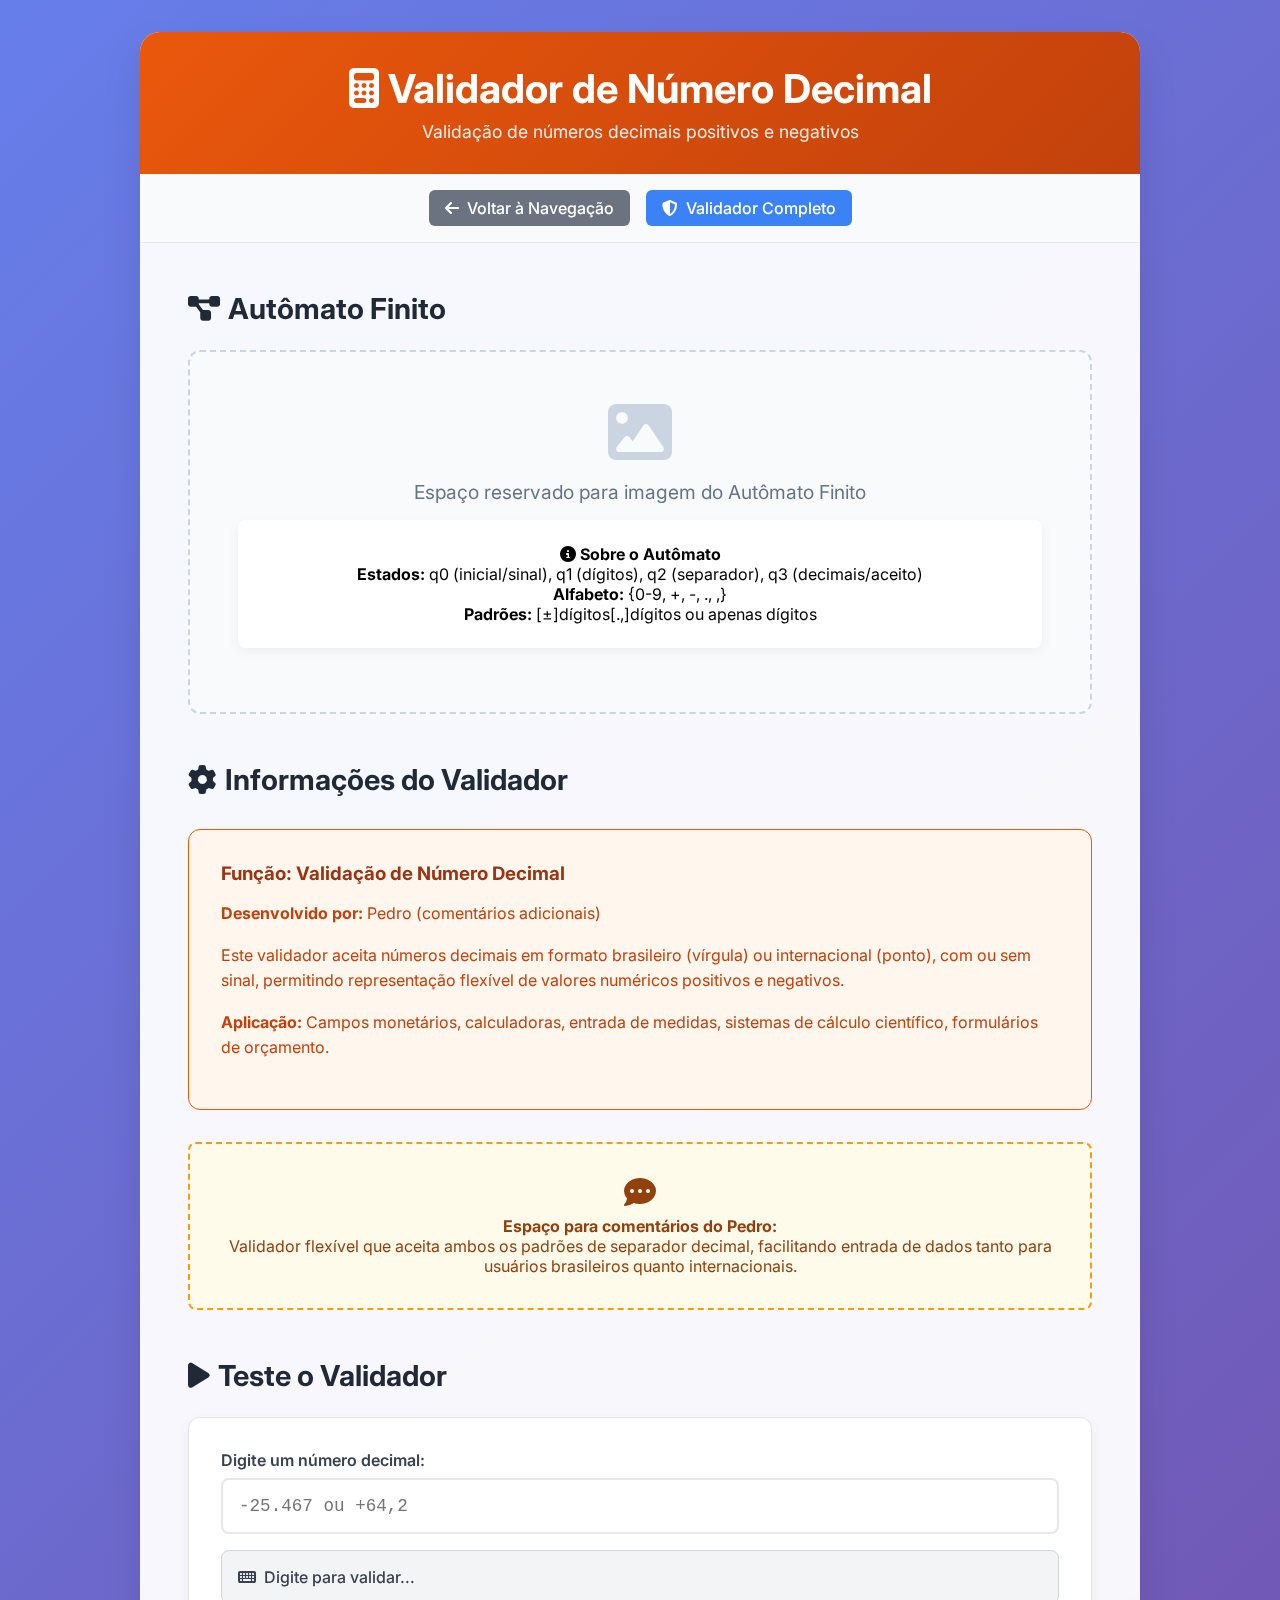
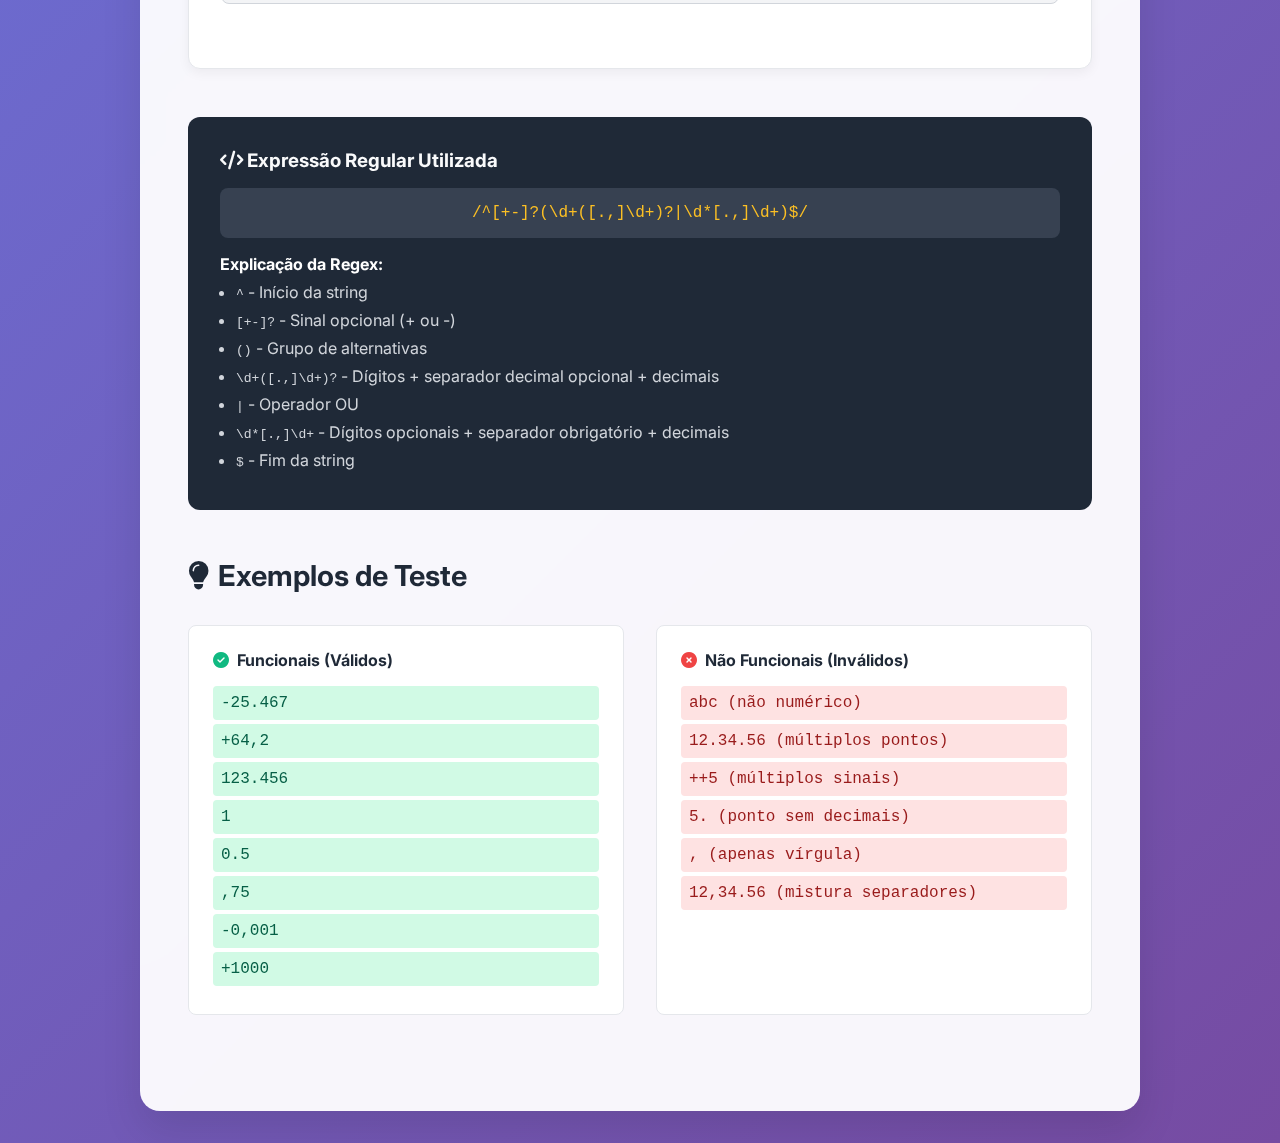
<file: html-validadores/validador-numero.html>
<!DOCTYPE html>
<html lang="pt-BR">
<head>
    <meta charset="UTF-8">
    <meta name="viewport" content="width=device-width, initial-scale=1.0">
    <title>🎓 Validador de Número Decimal - UEPA</title>
    <link href="https://cdnjs.cloudflare.com/ajax/libs/font-awesome/6.4.0/css/all.min.css" rel="stylesheet">
    <link href="https://fonts.googleapis.com/css2?family=Inter:wght@300;400;500;600;700&display=swap" rel="stylesheet">
    <style>
        * {
            margin: 0;
            padding: 0;
            box-sizing: border-box;
        }

        body {
            font-family: 'Inter', sans-serif;
            background: linear-gradient(135deg, #667eea 0%, #764ba2 100%);
            min-height: 100vh;
            padding: 2rem;
        }

        .container {
            max-width: 1000px;
            margin: 0 auto;
            background: rgba(255, 255, 255, 0.95);
            border-radius: 20px;
            box-shadow: 0 20px 40px rgba(0, 0, 0, 0.1);
            backdrop-filter: blur(10px);
            overflow: hidden;
        }

        .header {
            background: linear-gradient(135deg, #ea580c 0%, #c2410c 100%);
            color: white;
            padding: 2rem;
            text-align: center;
        }

        .header h1 {
            font-size: 2.5rem;
            margin-bottom: 0.5rem;
        }

        .header p {
            font-size: 1.1rem;
            opacity: 0.9;
        }

        .nav-buttons {
            padding: 1rem;
            background: #f9fafb;
            border-bottom: 1px solid #e5e7eb;
            display: flex;
            gap: 1rem;
            justify-content: center;
            flex-wrap: wrap;
        }

        .btn {
            padding: 8px 16px;
            border-radius: 6px;
            text-decoration: none;
            font-weight: 500;
            transition: all 0.3s ease;
            border: none;
            cursor: pointer;
            display: inline-flex;
            align-items: center;
            gap: 0.5rem;
        }

        .btn-primary {
            background: #3b82f6;
            color: white;
        }

        .btn-secondary {
            background: #6b7280;
            color: white;
        }

        .btn:hover {
            transform: translateY(-2px);
            box-shadow: 0 4px 12px rgba(0, 0, 0, 0.2);
        }

        .content {
            padding: 3rem;
        }

        .section {
            margin-bottom: 3rem;
        }

        .section h2 {
            color: #1f2937;
            margin-bottom: 1.5rem;
            font-size: 1.8rem;
            display: flex;
            align-items: center;
            gap: 0.5rem;
        }

        .automato-section {
            background: #f8fafc;
            border: 2px dashed #cbd5e1;
            border-radius: 12px;
            padding: 3rem;
            text-align: center;
            margin-bottom: 2rem;
        }

        .automato-placeholder {
            color: #64748b;
            font-size: 1.2rem;
            margin-bottom: 1rem;
        }

        .automato-info {
            background: white;
            border-radius: 8px;
            padding: 1.5rem;
            margin: 1rem 0;
            box-shadow: 0 4px 12px rgba(0, 0, 0, 0.05);
        }

        .validator-section {
            background: white;
            border-radius: 12px;
            padding: 2rem;
            box-shadow: 0 4px 12px rgba(0, 0, 0, 0.05);
            border: 1px solid #e5e7eb;
        }

        .input-group {
            margin-bottom: 2rem;
        }

        .input-group label {
            display: block;
            font-weight: 600;
            color: #374151;
            margin-bottom: 0.5rem;
        }

        .input-group input {
            width: 100%;
            padding: 1rem;
            border: 2px solid #e5e7eb;
            border-radius: 8px;
            font-size: 1.1rem;
            transition: all 0.3s ease;
            font-family: 'Courier New', monospace;
        }

        .input-group input:focus {
            outline: none;
            border-color: #ea580c;
            box-shadow: 0 0 0 3px rgba(234, 88, 12, 0.1);
        }

        .input-group input.valid {
            border-color: #10b981;
            background: #f0fdf4;
        }

        .input-group input.invalid {
            border-color: #ef4444;
            background: #fef2f2;
        }

        .result {
            padding: 1rem;
            border-radius: 8px;
            margin-top: 1rem;
            font-weight: 500;
            display: flex;
            align-items: center;
            gap: 0.5rem;
        }

        .result.valid {
            background: #d1fae5;
            color: #065f46;
            border: 1px solid #10b981;
        }

        .result.invalid {
            background: #fee2e2;
            color: #991b1b;
            border: 1px solid #ef4444;
        }

        .result.neutral {
            background: #f3f4f6;
            color: #374151;
            border: 1px solid #d1d5db;
        }

        .examples-grid {
            display: grid;
            grid-template-columns: 1fr 1fr;
            gap: 2rem;
            margin-top: 2rem;
        }

        .example-box {
            background: white;
            border-radius: 8px;
            padding: 1.5rem;
            border: 1px solid #e5e7eb;
        }

        .example-box h4 {
            color: #1f2937;
            margin-bottom: 1rem;
            display: flex;
            align-items: center;
            gap: 0.5rem;
        }

        .example-box ul {
            list-style: none;
        }

        .example-box li {
            padding: 0.5rem;
            margin: 0.25rem 0;
            border-radius: 4px;
            font-family: 'Courier New', monospace;
        }

        .valid-example {
            background: #d1fae5;
            color: #065f46;
        }

        .invalid-example {
            background: #fee2e2;
            color: #991b1b;
        }

        .regex-info {
            background: #1f2937;
            color: white;
            padding: 2rem;
            border-radius: 12px;
            margin: 2rem 0;
        }

        .regex-info h3 {
            margin-bottom: 1rem;
            color: #f9fafb;
        }

        .regex-code {
            background: #374151;
            padding: 1rem;
            border-radius: 8px;
            font-family: 'Courier New', monospace;
            font-size: 1rem;
            color: #fbbf24;
            text-align: center;
            margin: 1rem 0;
            word-break: break-all;
        }

        .regex-explanation {
            margin-top: 1rem;
        }

        .regex-explanation ul {
            margin-left: 1rem;
        }

        .regex-explanation li {
            margin: 0.5rem 0;
            color: #d1d5db;
        }

        .function-summary {
            background: #fff7ed;
            border: 1px solid #ea580c;
            border-radius: 12px;
            padding: 2rem;
            margin: 2rem 0;
        }

        .function-summary h3 {
            color: #9a3412;
            margin-bottom: 1rem;
        }

        .function-summary p {
            color: #c2410c;
            line-height: 1.6;
            margin-bottom: 1rem;
        }

        .comment-space {
            background: #fffbeb;
            border: 2px dashed #f59e0b;
            border-radius: 8px;
            padding: 2rem;
            margin: 1rem 0;
            text-align: center;
            color: #92400e;
        }

        @media (max-width: 768px) {
            .examples-grid {
                grid-template-columns: 1fr;
            }
            
            .nav-buttons {
                flex-direction: column;
            }
        }
    </style>
</head>
<body>
    <div class="container">
        <div class="header">
            <h1><i class="fas fa-calculator"></i> Validador de Número Decimal</h1>
            <p>Validação de números decimais positivos e negativos</p>
        </div>

        <div class="nav-buttons">
            <a href="navegacao.html" class="btn btn-secondary">
                <i class="fas fa-arrow-left"></i> Voltar à Navegação
            </a>
            <a href="index.html" class="btn btn-primary">
                <i class="fas fa-shield-alt"></i> Validador Completo
            </a>
        </div>

        <div class="content">
            <!-- Seção do Autômato Finito -->
            <div class="section">
                <h2><i class="fas fa-project-diagram"></i> Autômato Finito</h2>
                <div class="automato-section">
                    <div class="automato-placeholder">
                        <i class="fas fa-image" style="font-size: 4rem; color: #cbd5e1; margin-bottom: 1rem; display: block;"></i>
                        Espaço reservado para imagem do Autômato Finito
                    </div>
                    <div class="automato-info">
                        <h4><i class="fas fa-info-circle"></i> Sobre o Autômato</h4>
                        <p><strong>Estados:</strong> q0 (inicial/sinal), q1 (dígitos), q2 (separador), q3 (decimais/aceito)</p>
                        <p><strong>Alfabeto:</strong> {0-9, +, -, ., ,}</p>
                        <p><strong>Padrões:</strong> [±]dígitos[.,]dígitos ou apenas dígitos</p>
                    </div>
                </div>
            </div>

            <!-- Informações sobre o Validador -->
            <div class="section">
                <h2><i class="fas fa-cog"></i> Informações do Validador</h2>
                <div class="function-summary">
                    <h3>Função: Validação de Número Decimal</h3>
                    <p><strong>Desenvolvido por:</strong> Pedro (comentários adicionais)</p>
                    <p>Este validador aceita números decimais em formato brasileiro (vírgula) ou internacional (ponto), com ou sem sinal, permitindo representação flexível de valores numéricos positivos e negativos.</p>
                    <p><strong>Aplicação:</strong> Campos monetários, calculadoras, entrada de medidas, sistemas de cálculo científico, formulários de orçamento.</p>
                </div>

                <div class="comment-space">
                    <i class="fas fa-comment-dots" style="font-size: 2rem; margin-bottom: 0.5rem; display: block;"></i>
                    <strong>Espaço para comentários do Pedro:</strong><br>
                    Validador flexível que aceita ambos os padrões de separador decimal, facilitando entrada de dados tanto para usuários brasileiros quanto internacionais.
                </div>
            </div>

            <!-- Validador Interativo -->
            <div class="section">
                <h2><i class="fas fa-play"></i> Teste o Validador</h2>
                <div class="validator-section">
                    <div class="input-group">
                        <label for="numeroInput">Digite um número decimal:</label>
                        <input type="text" id="numeroInput" placeholder="-25.467 ou +64,2">
                        <div id="numeroResult" class="result neutral">
                            <i class="fas fa-keyboard"></i> Digite para validar...
                        </div>
                    </div>
                </div>
            </div>

            <!-- Expressão Regular -->
            <div class="section">
                <div class="regex-info">
                    <h3><i class="fas fa-code"></i> Expressão Regular Utilizada</h3>
                    <div class="regex-code">
                        /^[+-]?(\d+([.,]\d+)?|\d*[.,]\d+)$/
                    </div>
                    <div class="regex-explanation">
                        <strong>Explicação da Regex:</strong>
                        <ul>
                            <li><code>^</code> - Início da string</li>
                            <li><code>[+-]?</code> - Sinal opcional (+ ou -)</li>
                            <li><code>()</code> - Grupo de alternativas</li>
                            <li><code>\d+([.,]\d+)?</code> - Dígitos + separador decimal opcional + decimais</li>
                            <li><code>|</code> - Operador OU</li>
                            <li><code>\d*[.,]\d+</code> - Dígitos opcionais + separador obrigatório + decimais</li>
                            <li><code>$</code> - Fim da string</li>
                        </ul>
                    </div>
                </div>
            </div>

            <!-- Exemplos -->
            <div class="section">
                <h2><i class="fas fa-lightbulb"></i> Exemplos de Teste</h2>
                <div class="examples-grid">
                    <div class="example-box">
                        <h4><i class="fas fa-check-circle" style="color: #10b981;"></i> Funcionais (Válidos)</h4>
                        <ul>
                            <li class="valid-example">-25.467</li>
                            <li class="valid-example">+64,2</li>
                            <li class="valid-example">123.456</li>
                            <li class="valid-example">1</li>
                            <li class="valid-example">0.5</li>
                            <li class="valid-example">,75</li>
                            <li class="valid-example">-0,001</li>
                            <li class="valid-example">+1000</li>
                        </ul>
                    </div>
                    <div class="example-box">
                        <h4><i class="fas fa-times-circle" style="color: #ef4444;"></i> Não Funcionais (Inválidos)</h4>
                        <ul>
                            <li class="invalid-example">abc (não numérico)</li>
                            <li class="invalid-example">12.34.56 (múltiplos pontos)</li>
                            <li class="invalid-example">++5 (múltiplos sinais)</li>
                            <li class="invalid-example">5. (ponto sem decimais)</li>
                            <li class="invalid-example">, (apenas vírgula)</li>
                            <li class="invalid-example">12,34.56 (mistura separadores)</li>
                        </ul>
                    </div>
                </div>
            </div>
        </div>
    </div>

    <script>
        // Pedro: Validador de Número Decimal - Implementação JavaScript
        // Regex para validar números decimais com vírgula ou ponto, com sinal opcional
        const numeroPattern = /^[+-]?(\d+([.,]\d+)?|\d*[.,]\d+)$/;

        const numeroInput = document.getElementById('numeroInput');
        const numeroResult = document.getElementById('numeroResult');

        // Pedro: Event listener para validação em tempo real
        numeroInput.addEventListener('input', function() {
            const valor = this.value;
            
            // Pedro: Se campo vazio, resetar estado
            if (!valor.trim()) {
                resetValidation();
                return;
            }

            // Pedro: Validar com a expressão regular
            const isValid = numeroPattern.test(valor);
            
            if (isValid) {
                // Pedro: Campo válido - aplicar estilos de sucesso
                this.classList.remove('invalid');
                this.classList.add('valid');
                numeroResult.classList.remove('invalid', 'neutral');
                numeroResult.classList.add('valid');
                
                // Pedro: Mostrar informações adicionais sobre o número
                const numeroFormatado = formatNumber(valor);
                numeroResult.innerHTML = `<i class="fas fa-check-circle"></i> Número válido! Valor: ${numeroFormatado}`;
            } else {
                // Pedro: Campo inválido - aplicar estilos de erro
                this.classList.remove('valid');
                this.classList.add('invalid');
                numeroResult.classList.remove('valid', 'neutral');
                numeroResult.classList.add('invalid');
                
                // Pedro: Mensagens de erro específicas baseadas no problema
                let errorMessage = getErrorMessage(valor);
                numeroResult.innerHTML = `<i class="fas fa-times-circle"></i> ${errorMessage}`;
            }
        });

        // Pedro: Função para formatar número para exibição
        function formatNumber(valor) {
            // Pedro: Converter vírgula para ponto para parseFloat
            const numeroLimpo = valor.replace(',', '.');
            const numero = parseFloat(numeroLimpo);
            
            if (isNaN(numero)) {
                return valor;
            }
            
            // Pedro: Retornar formatado com informações adicionais
            const isPositive = numero >= 0;
            const isInteger = numero % 1 === 0;
            const tipo = isInteger ? 'inteiro' : 'decimal';
            const sinal = isPositive ? 'positivo' : 'negativo';
            
            return `${numero.toLocaleString('pt-BR')} (${tipo}, ${sinal})`;
        }

        // Pedro: Função para determinar o tipo específico de erro
        function getErrorMessage(valor) {
            if (valor.includes('..') || valor.includes(',,')) {
                return 'Não pode conter separadores duplos';
            }
            
            if (valor.includes('.') && valor.includes(',')) {
                return 'Use apenas um tipo de separador decimal (ponto OU vírgula)';
            }
            
            if (/[+-]{2,}/.test(valor)) {
                return 'Não pode conter múltiplos sinais consecutivos';
            }
            
            if (/[+-]/.test(valor.substring(1))) {
                return 'Sinal deve aparecer apenas no início do número';
            }
            
            if (valor === '.' || valor === ',') {
                return 'Número não pode ser apenas um separador decimal';
            }
            
            if (valor.endsWith('.') || valor.endsWith(',')) {
                return 'Número não pode terminar apenas com separador decimal';
            }
            
            if (!/^[+-]?\d*[.,]?\d*$/.test(valor)) {
                return 'Número deve conter apenas dígitos, sinais e separadores decimais';
            }
            
            if (!/\d/.test(valor)) {
                return 'Número deve conter pelo menos um dígito';
            }
            
            return 'Formato de número inválido';
        }

        // Pedro: Função para resetar o estado da validação
        function resetValidation() {
            numeroInput.classList.remove('valid', 'invalid');
            numeroResult.classList.remove('valid', 'invalid');
            numeroResult.classList.add('neutral');
            numeroResult.innerHTML = '<i class="fas fa-keyboard"></i> Digite para validar...';
        }

        // Pedro: Event listener para limpar campo quando recebe foco
        numeroInput.addEventListener('focus', function() {
            if (this.value === this.placeholder) {
                this.value = '';
            }
        });
    </script>
</body>
</html>
</file>
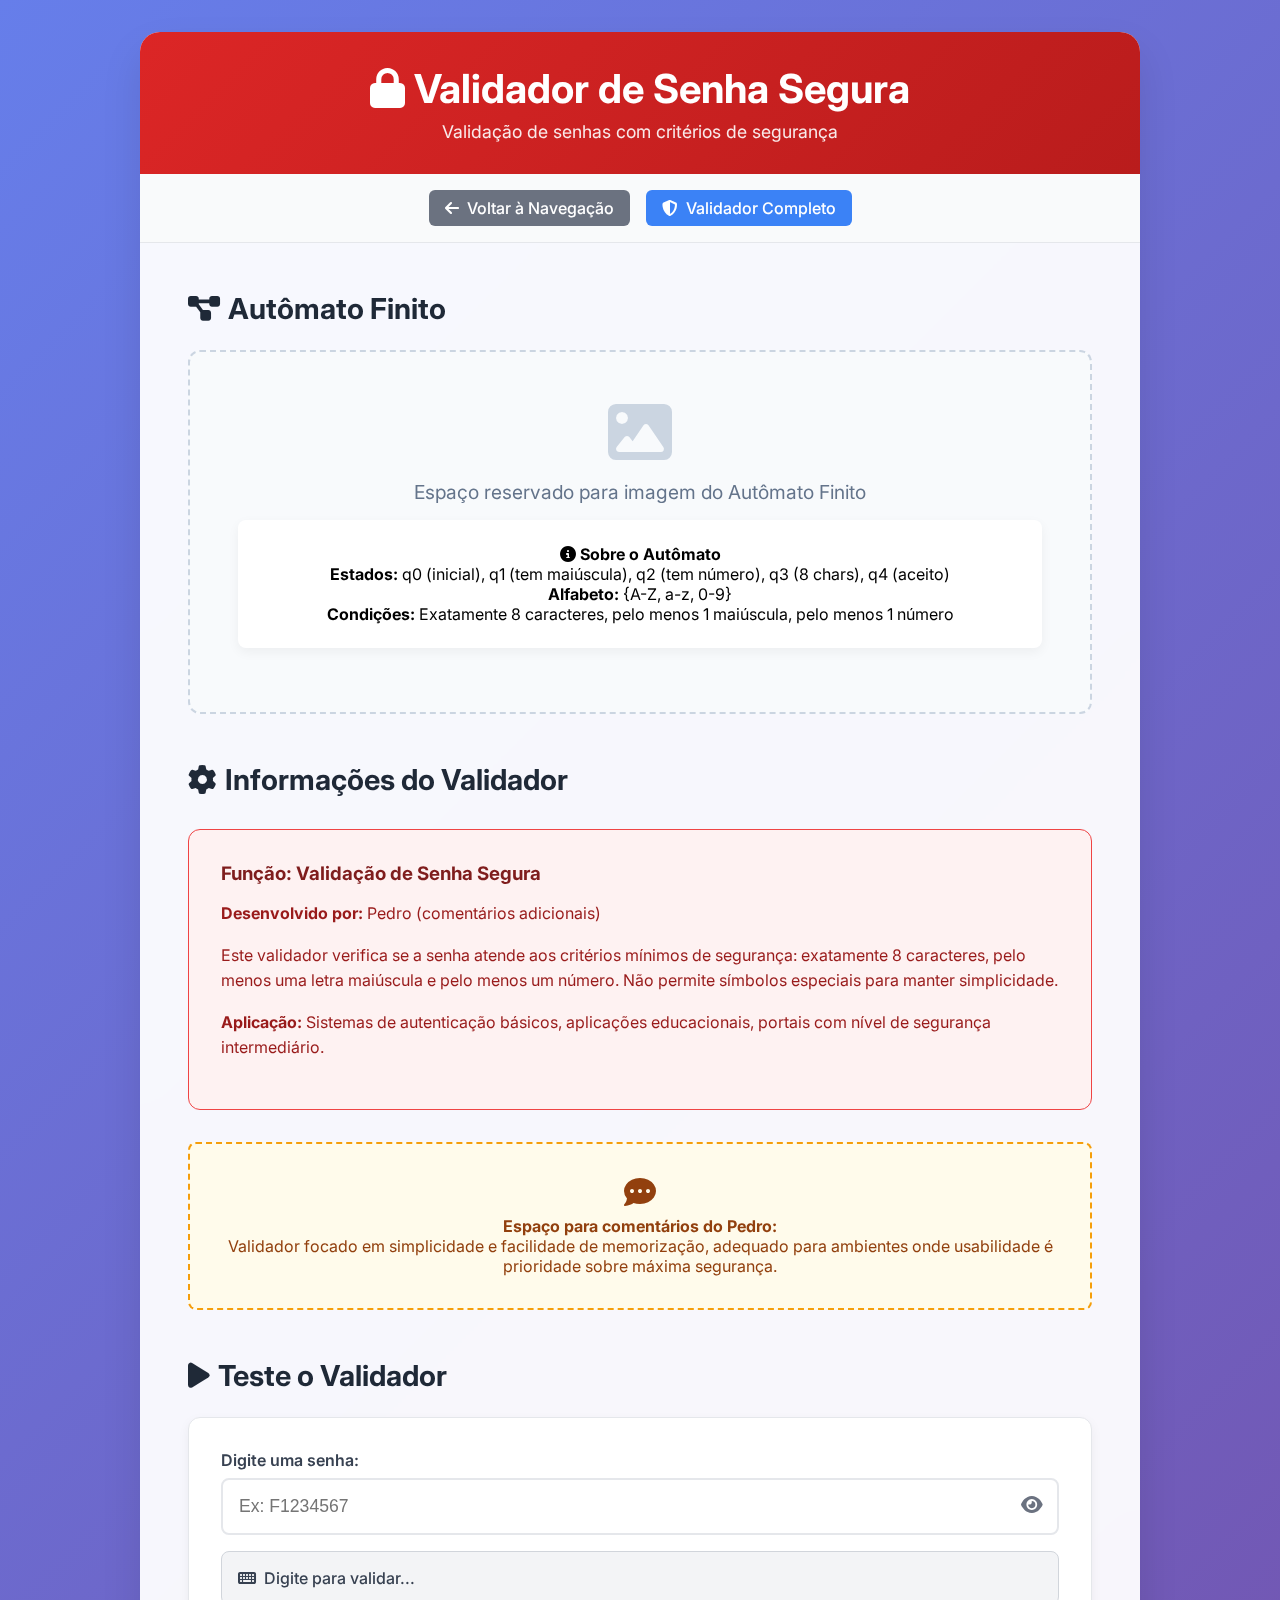
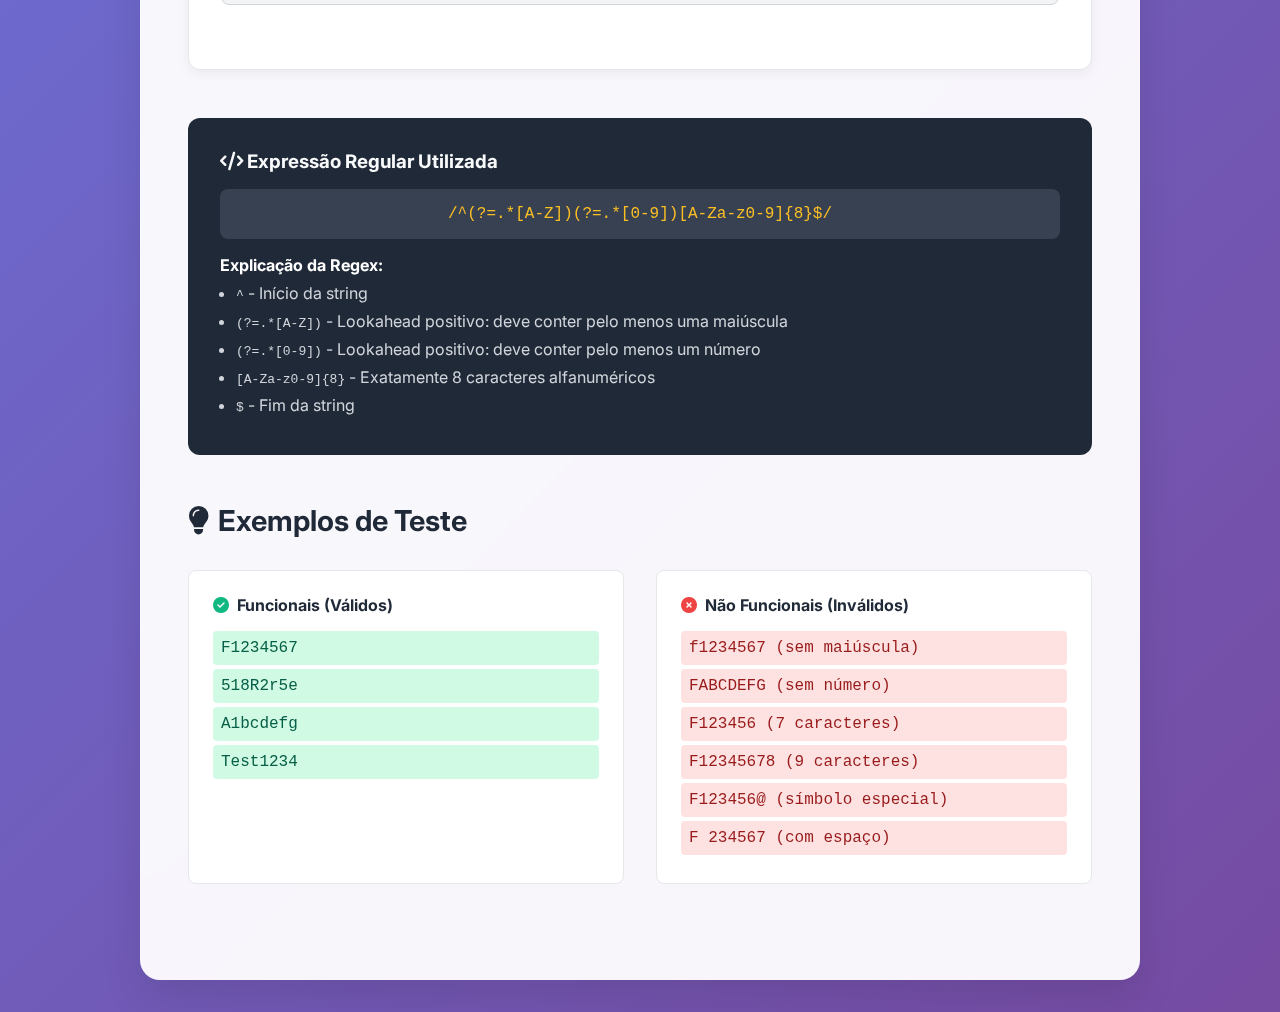
<file: html-validadores/validador-senha.html>
<!DOCTYPE html>
<html lang="pt-BR">
<head>
    <meta charset="UTF-8">
    <meta name="viewport" content="width=device-width, initial-scale=1.0">
    <title>🎓 Validador de Senha - UEPA</title>
    <link href="https://cdnjs.cloudflare.com/ajax/libs/font-awesome/6.4.0/css/all.min.css" rel="stylesheet">
    <link href="https://fonts.googleapis.com/css2?family=Inter:wght@300;400;500;600;700&display=swap" rel="stylesheet">
    <style>
        * {
            margin: 0;
            padding: 0;
            box-sizing: border-box;
        }

        body {
            font-family: 'Inter', sans-serif;
            background: linear-gradient(135deg, #667eea 0%, #764ba2 100%);
            min-height: 100vh;
            padding: 2rem;
        }

        .container {
            max-width: 1000px;
            margin: 0 auto;
            background: rgba(255, 255, 255, 0.95);
            border-radius: 20px;
            box-shadow: 0 20px 40px rgba(0, 0, 0, 0.1);
            backdrop-filter: blur(10px);
            overflow: hidden;
        }

        .header {
            background: linear-gradient(135deg, #dc2626 0%, #b91c1c 100%);
            color: white;
            padding: 2rem;
            text-align: center;
        }

        .header h1 {
            font-size: 2.5rem;
            margin-bottom: 0.5rem;
        }

        .header p {
            font-size: 1.1rem;
            opacity: 0.9;
        }

        .nav-buttons {
            padding: 1rem;
            background: #f9fafb;
            border-bottom: 1px solid #e5e7eb;
            display: flex;
            gap: 1rem;
            justify-content: center;
            flex-wrap: wrap;
        }

        .btn {
            padding: 8px 16px;
            border-radius: 6px;
            text-decoration: none;
            font-weight: 500;
            transition: all 0.3s ease;
            border: none;
            cursor: pointer;
            display: inline-flex;
            align-items: center;
            gap: 0.5rem;
        }

        .btn-primary {
            background: #3b82f6;
            color: white;
        }

        .btn-secondary {
            background: #6b7280;
            color: white;
        }

        .btn:hover {
            transform: translateY(-2px);
            box-shadow: 0 4px 12px rgba(0, 0, 0, 0.2);
        }

        .content {
            padding: 3rem;
        }

        .section {
            margin-bottom: 3rem;
        }

        .section h2 {
            color: #1f2937;
            margin-bottom: 1.5rem;
            font-size: 1.8rem;
            display: flex;
            align-items: center;
            gap: 0.5rem;
        }

        .automato-section {
            background: #f8fafc;
            border: 2px dashed #cbd5e1;
            border-radius: 12px;
            padding: 3rem;
            text-align: center;
            margin-bottom: 2rem;
        }

        .automato-placeholder {
            color: #64748b;
            font-size: 1.2rem;
            margin-bottom: 1rem;
        }

        .automato-info {
            background: white;
            border-radius: 8px;
            padding: 1.5rem;
            margin: 1rem 0;
            box-shadow: 0 4px 12px rgba(0, 0, 0, 0.05);
        }

        .validator-section {
            background: white;
            border-radius: 12px;
            padding: 2rem;
            box-shadow: 0 4px 12px rgba(0, 0, 0, 0.05);
            border: 1px solid #e5e7eb;
        }

        .input-group {
            margin-bottom: 2rem;
        }

        .input-group label {
            display: block;
            font-weight: 600;
            color: #374151;
            margin-bottom: 0.5rem;
        }

        .password-input {
            position: relative;
        }

        .password-input input {
            width: 100%;
            padding: 1rem 3rem 1rem 1rem;
            border: 2px solid #e5e7eb;
            border-radius: 8px;
            font-size: 1.1rem;
            transition: all 0.3s ease;
        }

        .password-input input:focus {
            outline: none;
            border-color: #dc2626;
            box-shadow: 0 0 0 3px rgba(220, 38, 38, 0.1);
        }

        .password-input input.valid {
            border-color: #10b981;
            background: #f0fdf4;
        }

        .password-input input.invalid {
            border-color: #ef4444;
            background: #fef2f2;
        }

        .toggle-password {
            position: absolute;
            right: 1rem;
            top: 50%;
            transform: translateY(-50%);
            background: none;
            border: none;
            color: #6b7280;
            cursor: pointer;
            font-size: 1.2rem;
            transition: color 0.3s ease;
        }

        .toggle-password:hover {
            color: #dc2626;
        }

        .result {
            padding: 1rem;
            border-radius: 8px;
            margin-top: 1rem;
            font-weight: 500;
            display: flex;
            align-items: center;
            gap: 0.5rem;
        }

        .result.valid {
            background: #d1fae5;
            color: #065f46;
            border: 1px solid #10b981;
        }

        .result.invalid {
            background: #fee2e2;
            color: #991b1b;
            border: 1px solid #ef4444;
        }

        .result.neutral {
            background: #f3f4f6;
            color: #374151;
            border: 1px solid #d1d5db;
        }

        .password-strength {
            margin-top: 1rem;
            padding: 1rem;
            background: #f8fafc;
            border-radius: 8px;
            border: 1px solid #e2e8f0;
        }

        .strength-item {
            display: flex;
            align-items: center;
            gap: 0.5rem;
            padding: 0.25rem 0;
            font-size: 0.9rem;
        }

        .strength-item.met {
            color: #065f46;
        }

        .strength-item.unmet {
            color: #991b1b;
        }

        .examples-grid {
            display: grid;
            grid-template-columns: 1fr 1fr;
            gap: 2rem;
            margin-top: 2rem;
        }

        .example-box {
            background: white;
            border-radius: 8px;
            padding: 1.5rem;
            border: 1px solid #e5e7eb;
        }

        .example-box h4 {
            color: #1f2937;
            margin-bottom: 1rem;
            display: flex;
            align-items: center;
            gap: 0.5rem;
        }

        .example-box ul {
            list-style: none;
        }

        .example-box li {
            padding: 0.5rem;
            margin: 0.25rem 0;
            border-radius: 4px;
            font-family: 'Courier New', monospace;
        }

        .valid-example {
            background: #d1fae5;
            color: #065f46;
        }

        .invalid-example {
            background: #fee2e2;
            color: #991b1b;
        }

        .regex-info {
            background: #1f2937;
            color: white;
            padding: 2rem;
            border-radius: 12px;
            margin: 2rem 0;
        }

        .regex-info h3 {
            margin-bottom: 1rem;
            color: #f9fafb;
        }

        .regex-code {
            background: #374151;
            padding: 1rem;
            border-radius: 8px;
            font-family: 'Courier New', monospace;
            font-size: 1rem;
            color: #fbbf24;
            text-align: center;
            margin: 1rem 0;
            word-break: break-all;
        }

        .regex-explanation {
            margin-top: 1rem;
        }

        .regex-explanation ul {
            margin-left: 1rem;
        }

        .regex-explanation li {
            margin: 0.5rem 0;
            color: #d1d5db;
        }

        .function-summary {
            background: #fef2f2;
            border: 1px solid #ef4444;
            border-radius: 12px;
            padding: 2rem;
            margin: 2rem 0;
        }

        .function-summary h3 {
            color: #7f1d1d;
            margin-bottom: 1rem;
        }

        .function-summary p {
            color: #991b1b;
            line-height: 1.6;
            margin-bottom: 1rem;
        }

        .comment-space {
            background: #fffbeb;
            border: 2px dashed #f59e0b;
            border-radius: 8px;
            padding: 2rem;
            margin: 1rem 0;
            text-align: center;
            color: #92400e;
        }

        @media (max-width: 768px) {
            .examples-grid {
                grid-template-columns: 1fr;
            }
            
            .nav-buttons {
                flex-direction: column;
            }
        }
    </style>
</head>
<body>
    <div class="container">
        <div class="header">
            <h1><i class="fas fa-lock"></i> Validador de Senha Segura</h1>
            <p>Validação de senhas com critérios de segurança</p>
        </div>

        <div class="nav-buttons">
            <a href="navegacao.html" class="btn btn-secondary">
                <i class="fas fa-arrow-left"></i> Voltar à Navegação
            </a>
            <a href="index.html" class="btn btn-primary">
                <i class="fas fa-shield-alt"></i> Validador Completo
            </a>
        </div>

        <div class="content">
            <!-- Seção do Autômato Finito -->
            <div class="section">
                <h2><i class="fas fa-project-diagram"></i> Autômato Finito</h2>
                <div class="automato-section">
                    <div class="automato-placeholder">
                        <i class="fas fa-image" style="font-size: 4rem; color: #cbd5e1; margin-bottom: 1rem; display: block;"></i>
                        Espaço reservado para imagem do Autômato Finito
                    </div>
                    <div class="automato-info">
                        <h4><i class="fas fa-info-circle"></i> Sobre o Autômato</h4>
                        <p><strong>Estados:</strong> q0 (inicial), q1 (tem maiúscula), q2 (tem número), q3 (8 chars), q4 (aceito)</p>
                        <p><strong>Alfabeto:</strong> {A-Z, a-z, 0-9}</p>
                        <p><strong>Condições:</strong> Exatamente 8 caracteres, pelo menos 1 maiúscula, pelo menos 1 número</p>
                    </div>
                </div>
            </div>

            <!-- Informações sobre o Validador -->
            <div class="section">
                <h2><i class="fas fa-cog"></i> Informações do Validador</h2>
                <div class="function-summary">
                    <h3>Função: Validação de Senha Segura</h3>
                    <p><strong>Desenvolvido por:</strong> Pedro (comentários adicionais)</p>
                    <p>Este validador verifica se a senha atende aos critérios mínimos de segurança: exatamente 8 caracteres, pelo menos uma letra maiúscula e pelo menos um número. Não permite símbolos especiais para manter simplicidade.</p>
                    <p><strong>Aplicação:</strong> Sistemas de autenticação básicos, aplicações educacionais, portais com nível de segurança intermediário.</p>
                </div>

                <div class="comment-space">
                    <i class="fas fa-comment-dots" style="font-size: 2rem; margin-bottom: 0.5rem; display: block;"></i>
                    <strong>Espaço para comentários do Pedro:</strong><br>
                    Validador focado em simplicidade e facilidade de memorização, adequado para ambientes onde usabilidade é prioridade sobre máxima segurança.
                </div>
            </div>

            <!-- Validador Interativo -->
            <div class="section">
                <h2><i class="fas fa-play"></i> Teste o Validador</h2>
                <div class="validator-section">
                    <div class="input-group">
                        <label for="senhaInput">Digite uma senha:</label>
                        <div class="password-input">
                            <input type="password" id="senhaInput" placeholder="Ex: F1234567">
                            <button type="button" class="toggle-password" onclick="togglePassword()">
                                <i class="fas fa-eye"></i>
                            </button>
                        </div>
                        <div id="senhaResult" class="result neutral">
                            <i class="fas fa-keyboard"></i> Digite para validar...
                        </div>
                        <div class="password-strength" id="passwordStrength" style="display: none;">
                            <h4>Critérios de Validação:</h4>
                            <div class="strength-item unmet" id="lengthCriteria">
                                <i class="fas fa-times-circle"></i> Exatamente 8 caracteres
                            </div>
                            <div class="strength-item unmet" id="uppercaseCriteria">
                                <i class="fas fa-times-circle"></i> Pelo menos 1 letra maiúscula
                            </div>
                            <div class="strength-item unmet" id="numberCriteria">
                                <i class="fas fa-times-circle"></i> Pelo menos 1 número
                            </div>
                            <div class="strength-item unmet" id="charactersCriteria">
                                <i class="fas fa-times-circle"></i> Apenas letras e números
                            </div>
                        </div>
                    </div>
                </div>
            </div>

            <!-- Expressão Regular -->
            <div class="section">
                <div class="regex-info">
                    <h3><i class="fas fa-code"></i> Expressão Regular Utilizada</h3>
                    <div class="regex-code">
                        /^(?=.*[A-Z])(?=.*[0-9])[A-Za-z0-9]{8}$/
                    </div>
                    <div class="regex-explanation">
                        <strong>Explicação da Regex:</strong>
                        <ul>
                            <li><code>^</code> - Início da string</li>
                            <li><code>(?=.*[A-Z])</code> - Lookahead positivo: deve conter pelo menos uma maiúscula</li>
                            <li><code>(?=.*[0-9])</code> - Lookahead positivo: deve conter pelo menos um número</li>
                            <li><code>[A-Za-z0-9]{8}</code> - Exatamente 8 caracteres alfanuméricos</li>
                            <li><code>$</code> - Fim da string</li>
                        </ul>
                    </div>
                </div>
            </div>

            <!-- Exemplos -->
            <div class="section">
                <h2><i class="fas fa-lightbulb"></i> Exemplos de Teste</h2>
                <div class="examples-grid">
                    <div class="example-box">
                        <h4><i class="fas fa-check-circle" style="color: #10b981;"></i> Funcionais (Válidos)</h4>
                        <ul>
                            <li class="valid-example">F1234567</li>
                            <li class="valid-example">518R2r5e</li>
                            <li class="valid-example">A1bcdefg</li>
                            <li class="valid-example">Test1234</li>
                        </ul>
                    </div>
                    <div class="example-box">
                        <h4><i class="fas fa-times-circle" style="color: #ef4444;"></i> Não Funcionais (Inválidos)</h4>
                        <ul>
                            <li class="invalid-example">f1234567 (sem maiúscula)</li>
                            <li class="invalid-example">FABCDEFG (sem número)</li>
                            <li class="invalid-example">F123456 (7 caracteres)</li>
                            <li class="invalid-example">F12345678 (9 caracteres)</li>
                            <li class="invalid-example">F123456@ (símbolo especial)</li>
                            <li class="invalid-example">F 234567 (com espaço)</li>
                        </ul>
                    </div>
                </div>
            </div>
        </div>
    </div>

    <script>
        // Pedro: Validador de Senha Segura - Implementação JavaScript
        // Regex para validar senha: 8 caracteres, 1 maiúscula, 1 número, sem símbolos
        const senhaPattern = /^(?=.*[A-Z])(?=.*[0-9])[A-Za-z0-9]{8}$/;

        const senhaInput = document.getElementById('senhaInput');
        const senhaResult = document.getElementById('senhaResult');
        const passwordStrength = document.getElementById('passwordStrength');

        // Pedro: Event listener para validação em tempo real
        senhaInput.addEventListener('input', function() {
            const valor = this.value;
            
            // Pedro: Se campo vazio, resetar estado
            if (!valor.trim()) {
                resetValidation();
                return;
            }

            // Pedro: Mostrar critérios de validação
            passwordStrength.style.display = 'block';

            // Pedro: Verificar cada critério individualmente
            checkPasswordCriteria(valor);

            // Pedro: Validar com a expressão regular
            const isValid = senhaPattern.test(valor);
            
            if (isValid) {
                // Pedro: Campo válido - aplicar estilos de sucesso
                this.classList.remove('invalid');
                this.classList.add('valid');
                senhaResult.classList.remove('invalid', 'neutral');
                senhaResult.classList.add('valid');
                senhaResult.innerHTML = '<i class="fas fa-check-circle"></i> Senha válida! Atende todos os critérios de segurança.';
            } else {
                // Pedro: Campo inválido - aplicar estilos de erro
                this.classList.remove('valid');
                this.classList.add('invalid');
                senhaResult.classList.remove('valid', 'neutral');
                senhaResult.classList.add('invalid');
                senhaResult.innerHTML = '<i class="fas fa-times-circle"></i> Senha inválida. Verifique os critérios abaixo.';
            }
        });

        // Pedro: Função para verificar critérios individuais da senha
        function checkPasswordCriteria(senha) {
            // Pedro: Critério de comprimento (exatamente 8 caracteres)
            const lengthCriteria = document.getElementById('lengthCriteria');
            if (senha.length === 8) {
                lengthCriteria.className = 'strength-item met';
                lengthCriteria.innerHTML = '<i class="fas fa-check-circle"></i> Exatamente 8 caracteres';
            } else {
                lengthCriteria.className = 'strength-item unmet';
                lengthCriteria.innerHTML = `<i class="fas fa-times-circle"></i> Exatamente 8 caracteres (atual: ${senha.length})`;
            }

            // Pedro: Critério de letra maiúscula
            const uppercaseCriteria = document.getElementById('uppercaseCriteria');
            if (/[A-Z]/.test(senha)) {
                uppercaseCriteria.className = 'strength-item met';
                uppercaseCriteria.innerHTML = '<i class="fas fa-check-circle"></i> Pelo menos 1 letra maiúscula';
            } else {
                uppercaseCriteria.className = 'strength-item unmet';
                uppercaseCriteria.innerHTML = '<i class="fas fa-times-circle"></i> Pelo menos 1 letra maiúscula';
            }

            // Pedro: Critério de número
            const numberCriteria = document.getElementById('numberCriteria');
            if (/[0-9]/.test(senha)) {
                numberCriteria.className = 'strength-item met';
                numberCriteria.innerHTML = '<i class="fas fa-check-circle"></i> Pelo menos 1 número';
            } else {
                numberCriteria.className = 'strength-item unmet';
                numberCriteria.innerHTML = '<i class="fas fa-times-circle"></i> Pelo menos 1 número';
            }

            // Pedro: Critério de caracteres permitidos
            const charactersCriteria = document.getElementById('charactersCriteria');
            if (/^[A-Za-z0-9]+$/.test(senha)) {
                charactersCriteria.className = 'strength-item met';
                charactersCriteria.innerHTML = '<i class="fas fa-check-circle"></i> Apenas letras e números';
            } else {
                charactersCriteria.className = 'strength-item unmet';
                charactersCriteria.innerHTML = '<i class="fas fa-times-circle"></i> Apenas letras e números (sem símbolos ou espaços)';
            }
        }

        // Pedro: Função para resetar o estado da validação
        function resetValidation() {
            senhaInput.classList.remove('valid', 'invalid');
            senhaResult.classList.remove('valid', 'invalid');
            senhaResult.classList.add('neutral');
            senhaResult.innerHTML = '<i class="fas fa-keyboard"></i> Digite para validar...';
            passwordStrength.style.display = 'none';
        }

        // Pedro: Função para alternar visibilidade da senha
        function togglePassword() {
            const input = senhaInput;
            const icon = document.querySelector('.toggle-password i');
            
            if (input.type === 'password') {
                input.type = 'text';
                icon.classList.remove('fa-eye');
                icon.classList.add('fa-eye-slash');
            } else {
                input.type = 'password';
                icon.classList.remove('fa-eye-slash');
                icon.classList.add('fa-eye');
            }
        }

        // Pedro: Event listener para limpar campo quando recebe foco
        senhaInput.addEventListener('focus', function() {
            if (this.value === this.placeholder) {
                this.value = '';
            }
        });
    </script>
</body>
</html>
</file>
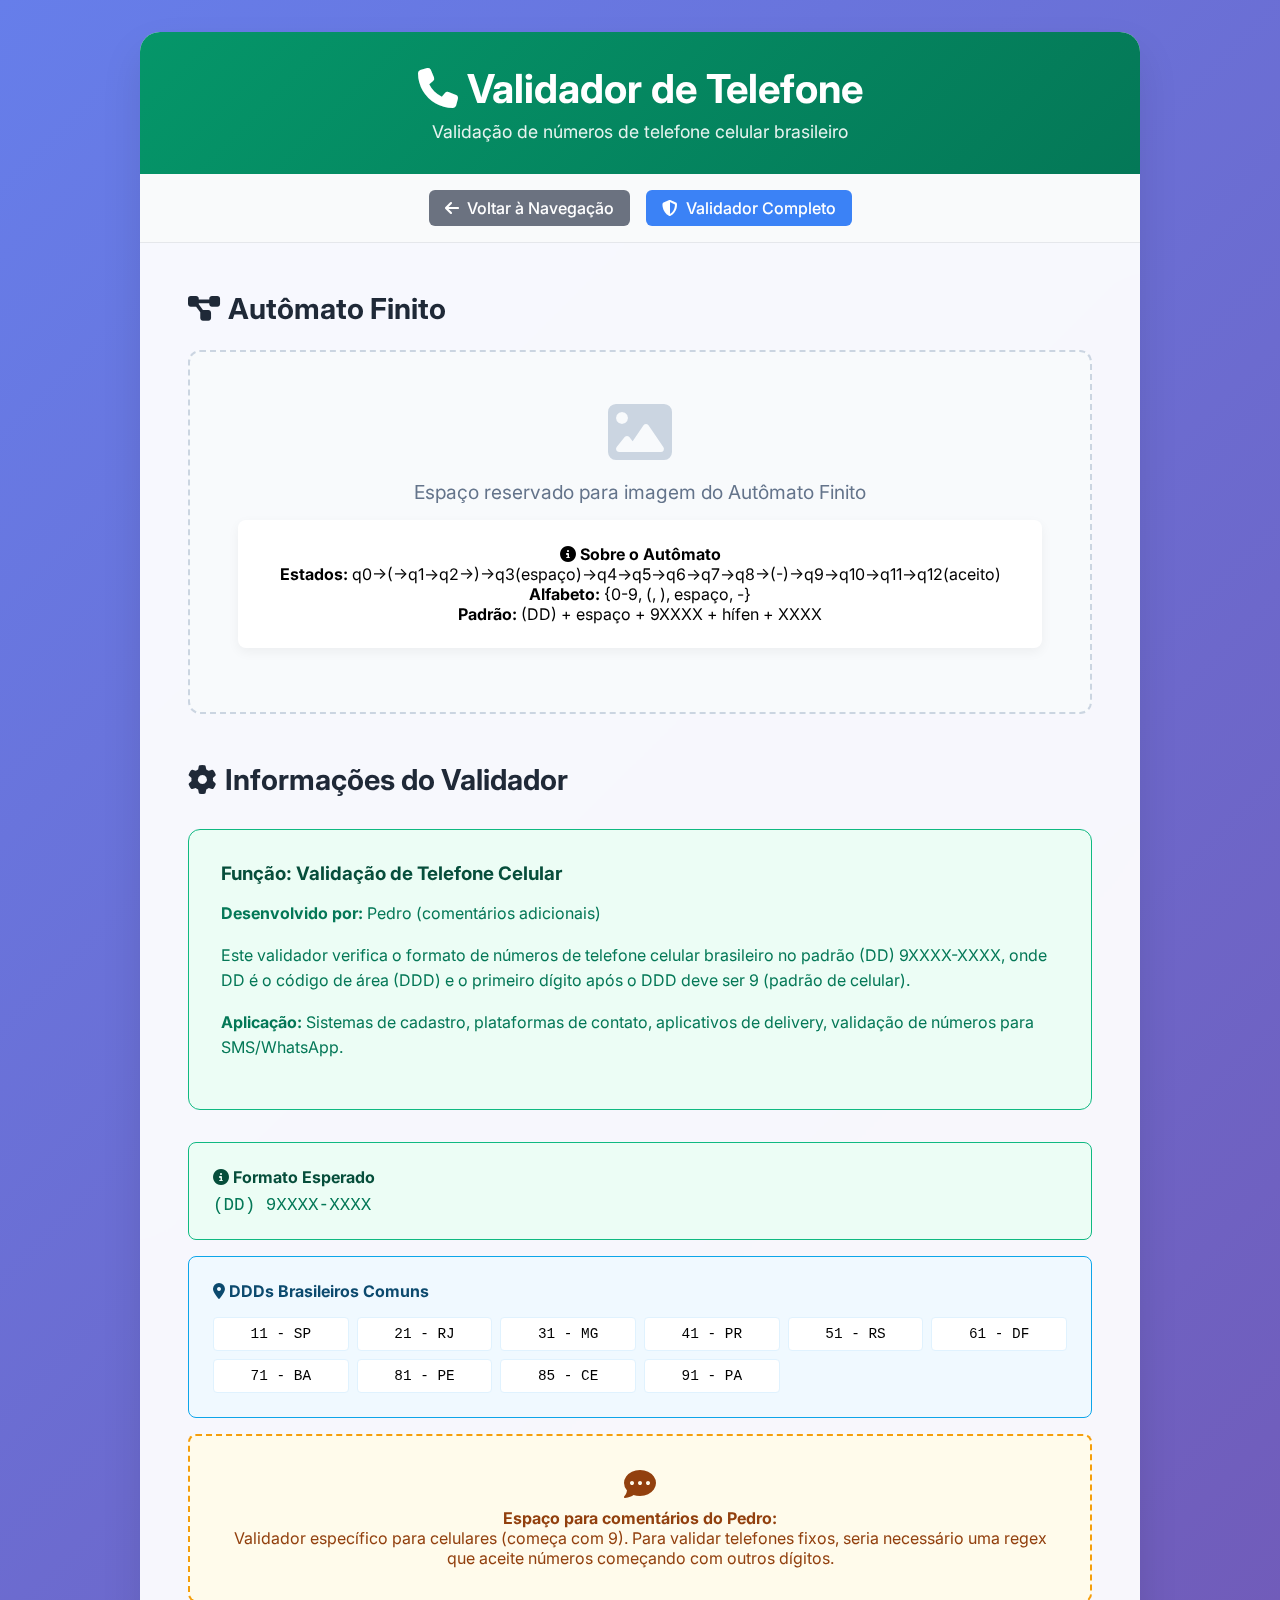
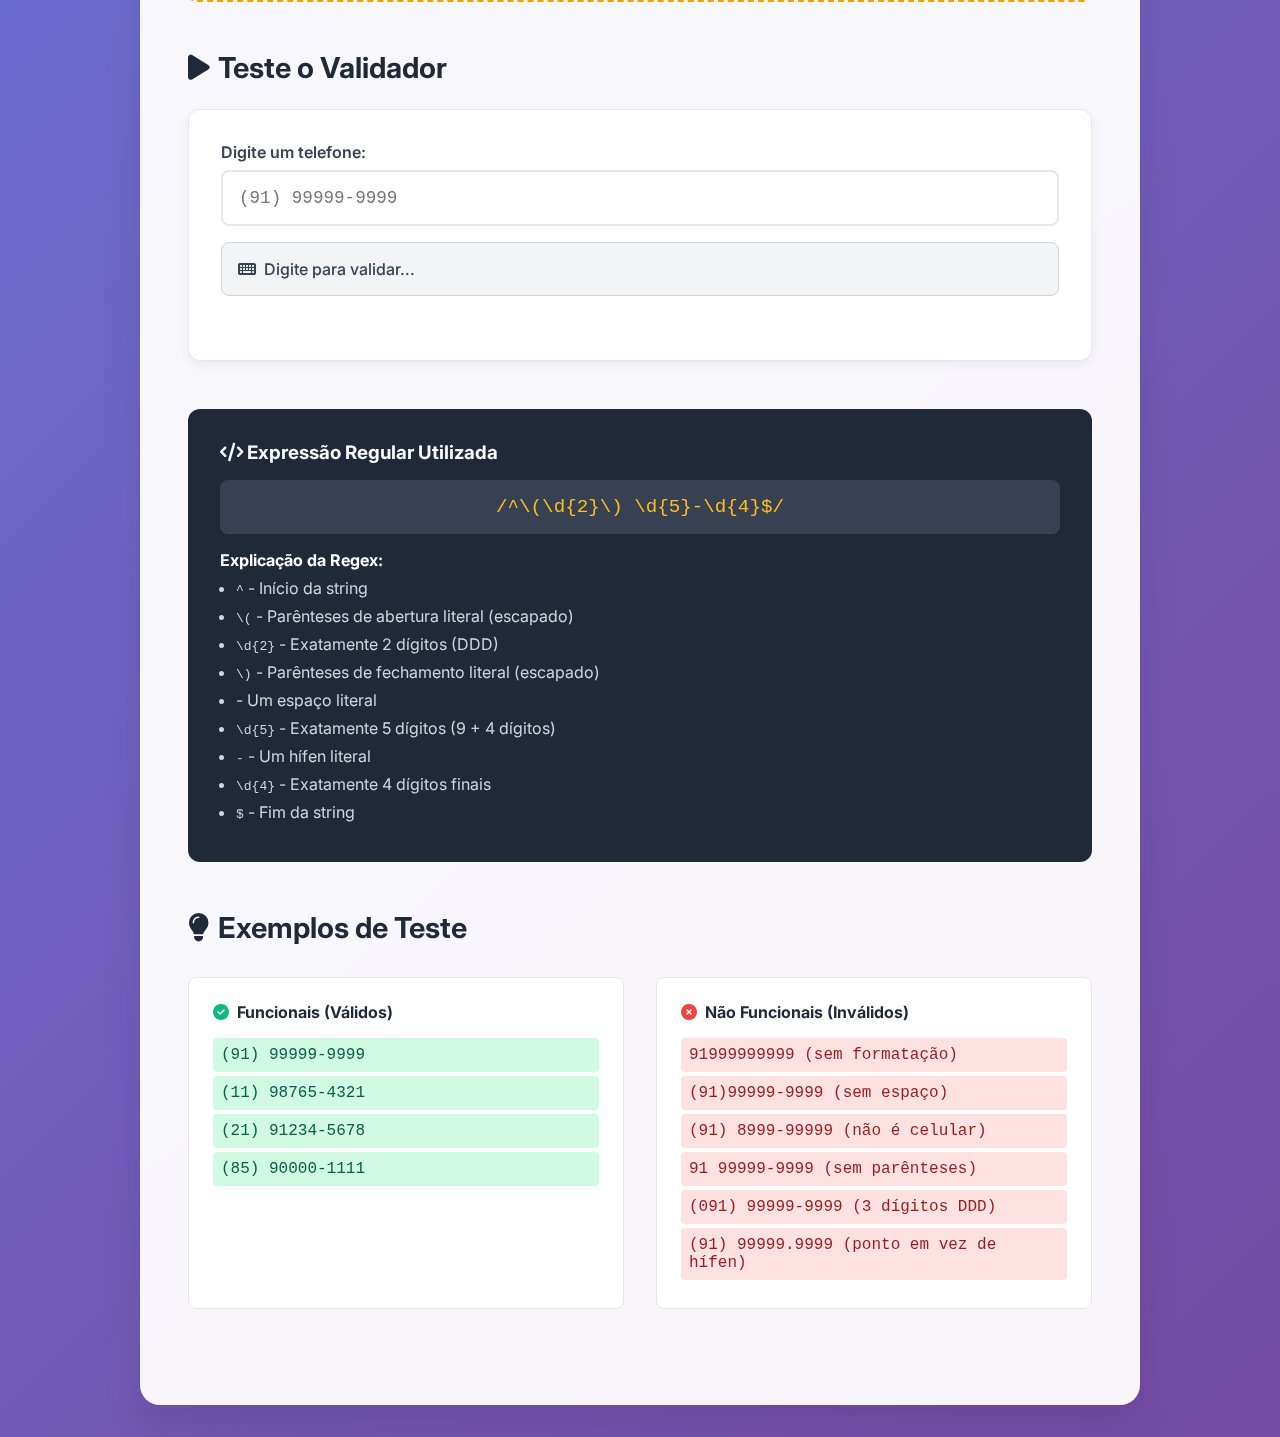
<file: html-validadores/validador-telefone.html>
<!DOCTYPE html>
<html lang="pt-BR">
<head>
    <meta charset="UTF-8">
    <meta name="viewport" content="width=device-width, initial-scale=1.0">
    <title>🎓 Validador de Telefone - UEPA</title>
    <link href="https://cdnjs.cloudflare.com/ajax/libs/font-awesome/6.4.0/css/all.min.css" rel="stylesheet">
    <link href="https://fonts.googleapis.com/css2?family=Inter:wght@300;400;500;600;700&display=swap" rel="stylesheet">
    <style>
        * {
            margin: 0;
            padding: 0;
            box-sizing: border-box;
        }

        body {
            font-family: 'Inter', sans-serif;
            background: linear-gradient(135deg, #667eea 0%, #764ba2 100%);
            min-height: 100vh;
            padding: 2rem;
        }

        .container {
            max-width: 1000px;
            margin: 0 auto;
            background: rgba(255, 255, 255, 0.95);
            border-radius: 20px;
            box-shadow: 0 20px 40px rgba(0, 0, 0, 0.1);
            backdrop-filter: blur(10px);
            overflow: hidden;
        }

        .header {
            background: linear-gradient(135deg, #059669 0%, #047857 100%);
            color: white;
            padding: 2rem;
            text-align: center;
        }

        .header h1 {
            font-size: 2.5rem;
            margin-bottom: 0.5rem;
        }

        .header p {
            font-size: 1.1rem;
            opacity: 0.9;
        }

        .nav-buttons {
            padding: 1rem;
            background: #f9fafb;
            border-bottom: 1px solid #e5e7eb;
            display: flex;
            gap: 1rem;
            justify-content: center;
            flex-wrap: wrap;
        }

        .btn {
            padding: 8px 16px;
            border-radius: 6px;
            text-decoration: none;
            font-weight: 500;
            transition: all 0.3s ease;
            border: none;
            cursor: pointer;
            display: inline-flex;
            align-items: center;
            gap: 0.5rem;
        }

        .btn-primary {
            background: #3b82f6;
            color: white;
        }

        .btn-secondary {
            background: #6b7280;
            color: white;
        }

        .btn:hover {
            transform: translateY(-2px);
            box-shadow: 0 4px 12px rgba(0, 0, 0, 0.2);
        }

        .content {
            padding: 3rem;
        }

        .section {
            margin-bottom: 3rem;
        }

        .section h2 {
            color: #1f2937;
            margin-bottom: 1.5rem;
            font-size: 1.8rem;
            display: flex;
            align-items: center;
            gap: 0.5rem;
        }

        .automato-section {
            background: #f8fafc;
            border: 2px dashed #cbd5e1;
            border-radius: 12px;
            padding: 3rem;
            text-align: center;
            margin-bottom: 2rem;
        }

        .automato-placeholder {
            color: #64748b;
            font-size: 1.2rem;
            margin-bottom: 1rem;
        }

        .automato-info {
            background: white;
            border-radius: 8px;
            padding: 1.5rem;
            margin: 1rem 0;
            box-shadow: 0 4px 12px rgba(0, 0, 0, 0.05);
        }

        .validator-section {
            background: white;
            border-radius: 12px;
            padding: 2rem;
            box-shadow: 0 4px 12px rgba(0, 0, 0, 0.05);
            border: 1px solid #e5e7eb;
        }

        .input-group {
            margin-bottom: 2rem;
        }

        .input-group label {
            display: block;
            font-weight: 600;
            color: #374151;
            margin-bottom: 0.5rem;
        }

        .input-group input {
            width: 100%;
            padding: 1rem;
            border: 2px solid #e5e7eb;
            border-radius: 8px;
            font-size: 1.1rem;
            transition: all 0.3s ease;
            font-family: 'Courier New', monospace;
        }

        .input-group input:focus {
            outline: none;
            border-color: #059669;
            box-shadow: 0 0 0 3px rgba(5, 150, 105, 0.1);
        }

        .input-group input.valid {
            border-color: #10b981;
            background: #f0fdf4;
        }

        .input-group input.invalid {
            border-color: #ef4444;
            background: #fef2f2;
        }

        .result {
            padding: 1rem;
            border-radius: 8px;
            margin-top: 1rem;
            font-weight: 500;
            display: flex;
            align-items: center;
            gap: 0.5rem;
        }

        .result.valid {
            background: #d1fae5;
            color: #065f46;
            border: 1px solid #10b981;
        }

        .result.invalid {
            background: #fee2e2;
            color: #991b1b;
            border: 1px solid #ef4444;
        }

        .result.neutral {
            background: #f3f4f6;
            color: #374151;
            border: 1px solid #d1d5db;
        }

        .examples-grid {
            display: grid;
            grid-template-columns: 1fr 1fr;
            gap: 2rem;
            margin-top: 2rem;
        }

        .example-box {
            background: white;
            border-radius: 8px;
            padding: 1.5rem;
            border: 1px solid #e5e7eb;
        }

        .example-box h4 {
            color: #1f2937;
            margin-bottom: 1rem;
            display: flex;
            align-items: center;
            gap: 0.5rem;
        }

        .example-box ul {
            list-style: none;
        }

        .example-box li {
            padding: 0.5rem;
            margin: 0.25rem 0;
            border-radius: 4px;
            font-family: 'Courier New', monospace;
        }

        .valid-example {
            background: #d1fae5;
            color: #065f46;
        }

        .invalid-example {
            background: #fee2e2;
            color: #991b1b;
        }

        .regex-info {
            background: #1f2937;
            color: white;
            padding: 2rem;
            border-radius: 12px;
            margin: 2rem 0;
        }

        .regex-info h3 {
            margin-bottom: 1rem;
            color: #f9fafb;
        }

        .regex-code {
            background: #374151;
            padding: 1rem;
            border-radius: 8px;
            font-family: 'Courier New', monospace;
            font-size: 1.2rem;
            color: #fbbf24;
            text-align: center;
            margin: 1rem 0;
        }

        .regex-explanation {
            margin-top: 1rem;
        }

        .regex-explanation ul {
            margin-left: 1rem;
        }

        .regex-explanation li {
            margin: 0.5rem 0;
            color: #d1d5db;
        }

        .function-summary {
            background: #ecfdf5;
            border: 1px solid #10b981;
            border-radius: 12px;
            padding: 2rem;
            margin: 2rem 0;
        }

        .function-summary h3 {
            color: #064e3b;
            margin-bottom: 1rem;
        }

        .function-summary p {
            color: #047857;
            line-height: 1.6;
            margin-bottom: 1rem;
        }

        .comment-space {
            background: #fffbeb;
            border: 2px dashed #f59e0b;
            border-radius: 8px;
            padding: 2rem;
            margin: 1rem 0;
            text-align: center;
            color: #92400e;
        }

        .format-info {
            background: #ecfdf5;
            border: 1px solid #10b981;
            border-radius: 8px;
            padding: 1.5rem;
            margin: 1rem 0;
        }

        .format-info h4 {
            color: #064e3b;
            margin-bottom: 0.5rem;
        }

        .format-info p {
            color: #047857;
            margin: 0;
            font-family: 'Courier New', monospace;
            font-size: 1.1rem;
        }

        .ddd-info {
            background: #f0f9ff;
            border: 1px solid #0ea5e9;
            border-radius: 8px;
            padding: 1.5rem;
            margin: 1rem 0;
        }

        .ddd-info h4 {
            color: #0c4a6e;
            margin-bottom: 1rem;
        }

        .ddd-grid {
            display: grid;
            grid-template-columns: repeat(auto-fit, minmax(120px, 1fr));
            gap: 0.5rem;
        }

        .ddd-item {
            background: white;
            padding: 0.5rem;
            border-radius: 4px;
            text-align: center;
            font-family: 'Courier New', monospace;
            font-size: 0.9rem;
            border: 1px solid #e0f2fe;
        }

        @media (max-width: 768px) {
            .examples-grid {
                grid-template-columns: 1fr;
            }
            
            .nav-buttons {
                flex-direction: column;
            }
        }
    </style>
</head>
<body>
    <div class="container">
        <div class="header">
            <h1><i class="fas fa-phone"></i> Validador de Telefone</h1>
            <p>Validação de números de telefone celular brasileiro</p>
        </div>

        <div class="nav-buttons">
            <a href="navegacao.html" class="btn btn-secondary">
                <i class="fas fa-arrow-left"></i> Voltar à Navegação
            </a>
            <a href="index.html" class="btn btn-primary">
                <i class="fas fa-shield-alt"></i> Validador Completo
            </a>
        </div>

        <div class="content">
            <!-- Seção do Autômato Finito -->
            <div class="section">
                <h2><i class="fas fa-project-diagram"></i> Autômato Finito</h2>
                <div class="automato-section">
                    <div class="automato-placeholder">
                        <i class="fas fa-image" style="font-size: 4rem; color: #cbd5e1; margin-bottom: 1rem; display: block;"></i>
                        Espaço reservado para imagem do Autômato Finito
                    </div>
                    <div class="automato-info">
                        <h4><i class="fas fa-info-circle"></i> Sobre o Autômato</h4>
                        <p><strong>Estados:</strong> q0→(→q1→q2→)→q3(espaço)→q4→q5→q6→q7→q8→(-)→q9→q10→q11→q12(aceito)</p>
                        <p><strong>Alfabeto:</strong> {0-9, (, ), espaço, -}</p>
                        <p><strong>Padrão:</strong> (DD) + espaço + 9XXXX + hífen + XXXX</p>
                    </div>
                </div>
            </div>

            <!-- Informações sobre o Validador -->
            <div class="section">
                <h2><i class="fas fa-cog"></i> Informações do Validador</h2>
                <div class="function-summary">
                    <h3>Função: Validação de Telefone Celular</h3>
                    <p><strong>Desenvolvido por:</strong> Pedro (comentários adicionais)</p>
                    <p>Este validador verifica o formato de números de telefone celular brasileiro no padrão (DD) 9XXXX-XXXX, onde DD é o código de área (DDD) e o primeiro dígito após o DDD deve ser 9 (padrão de celular).</p>
                    <p><strong>Aplicação:</strong> Sistemas de cadastro, plataformas de contato, aplicativos de delivery, validação de números para SMS/WhatsApp.</p>
                </div>

                <div class="format-info">
                    <h4><i class="fas fa-info-circle"></i> Formato Esperado</h4>
                    <p>(DD) 9XXXX-XXXX</p>
                </div>

                <div class="ddd-info">
                    <h4><i class="fas fa-map-marker-alt"></i> DDDs Brasileiros Comuns</h4>
                    <div class="ddd-grid">
                        <div class="ddd-item">11 - SP</div>
                        <div class="ddd-item">21 - RJ</div>
                        <div class="ddd-item">31 - MG</div>
                        <div class="ddd-item">41 - PR</div>
                        <div class="ddd-item">51 - RS</div>
                        <div class="ddd-item">61 - DF</div>
                        <div class="ddd-item">71 - BA</div>
                        <div class="ddd-item">81 - PE</div>
                        <div class="ddd-item">85 - CE</div>
                        <div class="ddd-item">91 - PA</div>
                    </div>
                </div>

                <div class="comment-space">
                    <i class="fas fa-comment-dots" style="font-size: 2rem; margin-bottom: 0.5rem; display: block;"></i>
                    <strong>Espaço para comentários do Pedro:</strong><br>
                    Validador específico para celulares (começa com 9). Para validar telefones fixos, seria necessário uma regex que aceite números começando com outros dígitos.
                </div>
            </div>

            <!-- Validador Interativo -->
            <div class="section">
                <h2><i class="fas fa-play"></i> Teste o Validador</h2>
                <div class="validator-section">
                    <div class="input-group">
                        <label for="telefoneInput">Digite um telefone:</label>
                        <input type="tel" id="telefoneInput" placeholder="(91) 99999-9999" maxlength="15">
                        <div id="telefoneResult" class="result neutral">
                            <i class="fas fa-keyboard"></i> Digite para validar...
                        </div>
                    </div>
                </div>
            </div>

            <!-- Expressão Regular -->
            <div class="section">
                <div class="regex-info">
                    <h3><i class="fas fa-code"></i> Expressão Regular Utilizada</h3>
                    <div class="regex-code">
                        /^\(\d{2}\) \d{5}-\d{4}$/
                    </div>
                    <div class="regex-explanation">
                        <strong>Explicação da Regex:</strong>
                        <ul>
                            <li><code>^</code> - Início da string</li>
                            <li><code>\(</code> - Parênteses de abertura literal (escapado)</li>
                            <li><code>\d{2}</code> - Exatamente 2 dígitos (DDD)</li>
                            <li><code>\)</code> - Parênteses de fechamento literal (escapado)</li>
                            <li><code> </code> - Um espaço literal</li>
                            <li><code>\d{5}</code> - Exatamente 5 dígitos (9 + 4 dígitos)</li>
                            <li><code>-</code> - Um hífen literal</li>
                            <li><code>\d{4}</code> - Exatamente 4 dígitos finais</li>
                            <li><code>$</code> - Fim da string</li>
                        </ul>
                    </div>
                </div>
            </div>

            <!-- Exemplos -->
            <div class="section">
                <h2><i class="fas fa-lightbulb"></i> Exemplos de Teste</h2>
                <div class="examples-grid">
                    <div class="example-box">
                        <h4><i class="fas fa-check-circle" style="color: #10b981;"></i> Funcionais (Válidos)</h4>
                        <ul>
                            <li class="valid-example">(91) 99999-9999</li>
                            <li class="valid-example">(11) 98765-4321</li>
                            <li class="valid-example">(21) 91234-5678</li>
                            <li class="valid-example">(85) 90000-1111</li>
                        </ul>
                    </div>
                    <div class="example-box">
                        <h4><i class="fas fa-times-circle" style="color: #ef4444;"></i> Não Funcionais (Inválidos)</h4>
                        <ul>
                            <li class="invalid-example">91999999999 (sem formatação)</li>
                            <li class="invalid-example">(91)99999-9999 (sem espaço)</li>
                            <li class="invalid-example">(91) 8999-99999 (não é celular)</li>
                            <li class="invalid-example">91 99999-9999 (sem parênteses)</li>
                            <li class="invalid-example">(091) 99999-9999 (3 dígitos DDD)</li>
                            <li class="invalid-example">(91) 99999.9999 (ponto em vez de hífen)</li>
                        </ul>
                    </div>
                </div>
            </div>
        </div>
    </div>

    <script>
        // Pedro: Validador de Telefone Celular - Implementação JavaScript
        // Regex para validar formato de celular brasileiro: (DD) 9XXXX-XXXX
        const telefonePattern = /^\(\d{2}\) \d{5}-\d{4}$/;

        const telefoneInput = document.getElementById('telefoneInput');
        const telefoneResult = document.getElementById('telefoneResult');

        // Pedro: Função para aplicar máscara de telefone
        telefoneInput.addEventListener('input', function(e) {
            let value = e.target.value.replace(/\D/g, ''); // Pedro: Remove tudo que não é dígito
            
            // Pedro: Aplicar formatação do telefone
            if (value.length > 0) {
                value = value.replace(/(\d{2})(\d)/, '($1) $2');
                value = value.replace(/(\d{5})(\d{1,4})$/, '$1-$2');
            }
            
            e.target.value = value;
            
            // Pedro: Validar o formato
            validateTelefone(value);
        });

        // Pedro: Função para validar telefone
        function validateTelefone(valor) {
            // Pedro: Se campo vazio, resetar estado
            if (!valor.trim()) {
                resetValidation();
                return;
            }

            // Pedro: Validar com a expressão regular
            const isValid = telefonePattern.test(valor);
            
            if (isValid) {
                // Pedro: Verificar se é realmente um celular (começa com 9)
                const digitos = valor.replace(/\D/g, '');
                const terceiroDígito = digitos[2]; // Primeiro dígito após o DDD
                
                if (terceiroDígito === '9') {
                    // Pedro: Campo válido - aplicar estilos de sucesso
                    telefoneInput.classList.remove('invalid');
                    telefoneInput.classList.add('valid');
                    telefoneResult.classList.remove('invalid', 'neutral');
                    telefoneResult.classList.add('valid');
                    telefoneResult.innerHTML = '<i class="fas fa-check-circle"></i> Número de celular válido!';
                } else {
                    // Pedro: Não é celular (não começa com 9)
                    telefoneInput.classList.remove('valid');
                    telefoneInput.classList.add('invalid');
                    telefoneResult.classList.remove('valid', 'neutral');
                    telefoneResult.classList.add('invalid');
                    telefoneResult.innerHTML = '<i class="fas fa-exclamation-triangle"></i> Número deve ser de celular (começar com 9)';
                }
            } else {
                // Pedro: Campo inválido - aplicar estilos de erro
                telefoneInput.classList.remove('valid');
                telefoneInput.classList.add('invalid');
                telefoneResult.classList.remove('valid', 'neutral');
                telefoneResult.classList.add('invalid');
                
                // Pedro: Mensagens de erro específicas baseadas no problema
                let errorMessage = getErrorMessage(valor);
                telefoneResult.innerHTML = `<i class="fas fa-times-circle"></i> ${errorMessage}`;
            }
        }

        // Pedro: Função para determinar o tipo específico de erro
        function getErrorMessage(valor) {
            if (valor.length === 0) {
                return 'Telefone não pode estar vazio';
            }
            
            if (valor.length < 15) {
                return `Telefone incompleto. Use o formato (DD) 9XXXX-XXXX (faltam ${15 - valor.length} caracteres)`;
            }
            
            if (!valor.startsWith('(')) {
                return 'Telefone deve começar com parênteses: (DD)';
            }
            
            if (!/^\(\d{2}\)/.test(valor)) {
                return 'DDD deve ter exatamente 2 dígitos entre parênteses';
            }
            
            if (!/^\(\d{2}\) /.test(valor)) {
                return 'Deve haver um espaço após o DDD: (DD) ';
            }
            
            if (!/^\(\d{2}\) \d{5}-/.test(valor)) {
                return 'Formato deve ser (DD) XXXXX-XXXX';
            }
            
            if (!/^\(\d{2}\) \d{5}-\d{4}$/.test(valor)) {
                return 'Telefone deve terminar com 4 dígitos após o hífen';
            }
            
            return 'Formato de telefone inválido. Use: (DD) 9XXXX-XXXX';
        }

        // Pedro: Função para resetar o estado da validação
        function resetValidation() {
            telefoneInput.classList.remove('valid', 'invalid');
            telefoneResult.classList.remove('valid', 'invalid');
            telefoneResult.classList.add('neutral');
            telefoneResult.innerHTML = '<i class="fas fa-keyboard"></i> Digite para validar...';
        }

        // Pedro: Event listener para limpar campo quando recebe foco
        telefoneInput.addEventListener('focus', function() {
            if (this.value === this.placeholder) {
                this.value = '';
            }
        });

        // Pedro: Prevenir entrada de caracteres não numéricos (exceto formatação)
        telefoneInput.addEventListener('keypress', function(e) {
            const char = String.fromCharCode(e.which);
            if (!/[0-9]/.test(char)) {
                e.preventDefault();
            }
        });
    </script>
</body>
</html>
</file>
<file: styles.css>
/* Reset e Configurações Base */
* {
    margin: 0;
    padding: 0;
    box-sizing: border-box;
}

:root {
    /* Cores Primárias */
    --primary: #667eea;
    --primary-dark: #5a6fd8;
    --secondary: #764ba2;
    --accent: #f093fb;
    
    /* Cores de Status */
    --success: #10b981;
    --success-light: #d1fae5;
    --error: #ef4444;
    --error-light: #fee2e2;
    --warning: #f59e0b;
    --warning-light: #fef3c7;
    --info: #3b82f6;
    --info-light: #dbeafe;
    
    /* Cores Neutras */
    --gray-50: #f9fafb;
    --gray-100: #f3f4f6;
    --gray-200: #e5e7eb;
    --gray-300: #d1d5db;
    --gray-400: #9ca3af;
    --gray-500: #6b7280;
    --gray-600: #4b5563;
    --gray-700: #374151;
    --gray-800: #1f2937;
    --gray-900: #111827;
    
    /* Tipografia */
    --font-family: 'Inter', -apple-system, BlinkMacSystemFont, 'Segoe UI', Roboto, sans-serif;
    --font-size-xs: 0.75rem;
    --font-size-sm: 0.875rem;
    --font-size-base: 1rem;
    --font-size-lg: 1.125rem;
    --font-size-xl: 1.25rem;
    --font-size-2xl: 1.5rem;
    --font-size-3xl: 1.875rem;
    --font-size-4xl: 2.25rem;
    
    /* Espaçamentos */
    --spacing-1: 0.25rem;
    --spacing-2: 0.5rem;
    --spacing-3: 0.75rem;
    --spacing-4: 1rem;
    --spacing-5: 1.25rem;
    --spacing-6: 1.5rem;
    --spacing-8: 2rem;
    --spacing-10: 2.5rem;
    --spacing-12: 3rem;
    --spacing-16: 4rem;
    --spacing-20: 5rem;
    
    /* Sombras */
    --shadow-sm: 0 1px 2px 0 rgba(0, 0, 0, 0.05);
    --shadow: 0 1px 3px 0 rgba(0, 0, 0, 0.1), 0 1px 2px 0 rgba(0, 0, 0, 0.06);
    --shadow-md: 0 4px 6px -1px rgba(0, 0, 0, 0.1), 0 2px 4px -1px rgba(0, 0, 0, 0.06);
    --shadow-lg: 0 10px 15px -3px rgba(0, 0, 0, 0.1), 0 4px 6px -2px rgba(0, 0, 0, 0.05);
    --shadow-xl: 0 20px 25px -5px rgba(0, 0, 0, 0.1), 0 10px 10px -5px rgba(0, 0, 0, 0.04);
    
    /* Transições */
    --transition: all 0.3s cubic-bezier(0.4, 0, 0.2, 1);
    --transition-fast: all 0.15s cubic-bezier(0.4, 0, 0.2, 1);
    
    /* Bordas */
    --border-radius: 0.5rem;
    --border-radius-lg: 0.75rem;
    --border-radius-xl: 1rem;
}

body {
    font-family: var(--font-family);
    line-height: 1.6;
    color: var(--gray-800);
    background: linear-gradient(135deg, #667eea 0%, #764ba2 100%);
    min-height: 100vh;
}

.container {
    max-width: 1200px;
    margin: 0 auto;
    padding: 0 var(--spacing-4);
}

/* Header */
.header {
    background: rgba(255, 255, 255, 0.1);
    backdrop-filter: blur(10px);
    border-bottom: 1px solid rgba(255, 255, 255, 0.2);
    padding: var(--spacing-4) 0;
    position: sticky;
    top: 0;
    z-index: 100;
}

.header-content {
    display: flex;
    justify-content: space-between;
    align-items: center;
}

.logo {
    display: flex;
    align-items: center;
    gap: var(--spacing-3);
    color: white;
    font-size: var(--font-size-xl);
    font-weight: 700;
}

.logo i {
    font-size: var(--font-size-2xl);
}

.university {
    text-align: right;
    color: white;
}

.university span {
    display: block;
    font-weight: 500;
}

.university small {
    font-size: var(--font-size-sm);
    opacity: 0.8;
}

/* Main Content */
.main {
    padding: var(--spacing-8) 0;
}

/* Hero Section */
.hero {
    text-align: center;
    margin-bottom: var(--spacing-12);
}

.hero-content h1 {
    font-size: var(--font-size-4xl);
    font-weight: 700;
    color: white;
    margin-bottom: var(--spacing-4);
    display: flex;
    align-items: center;
    justify-content: center;
    gap: var(--spacing-3);
}

.hero-content h1 i {
    color: var(--accent);
}

.hero-content p {
    font-size: var(--font-size-lg);
    color: rgba(255, 255, 255, 0.9);
    max-width: 600px;
    margin: 0 auto;
}

/* Controls */
.controls {
    margin-bottom: var(--spacing-10);
}

.control-buttons {
    display: flex;
    justify-content: center;
    gap: var(--spacing-4);
    flex-wrap: wrap;
}

/* Buttons */
.btn {
    display: inline-flex;
    align-items: center;
    gap: var(--spacing-2);
    padding: var(--spacing-3) var(--spacing-6);
    border: none;
    border-radius: var(--border-radius);
    font-size: var(--font-size-base);
    font-weight: 500;
    cursor: pointer;
    transition: var(--transition);
    text-decoration: none;
    background: white;
    color: var(--gray-700);
    box-shadow: var(--shadow-md);
}

.btn:hover {
    transform: translateY(-2px);
    box-shadow: var(--shadow-lg);
}

.btn-primary {
    background: linear-gradient(135deg, var(--success) 0%, #059669 100%);
    color: white;
}

.btn-secondary {
    background: linear-gradient(135deg, var(--gray-600) 0%, var(--gray-700) 100%);
    color: white;
}

.btn-info {
    background: linear-gradient(135deg, var(--info) 0%, #1d4ed8 100%);
    color: white;
}

.btn-success {
    background: linear-gradient(135deg, var(--warning) 0%, #d97706 100%);
    color: white;
}

/* Validation Section */
.validation-section {
    background: white;
    border-radius: var(--border-radius-xl);
    padding: var(--spacing-8);
    margin-bottom: var(--spacing-8);
    box-shadow: var(--shadow-xl);
}

.validation-section h2 {
    font-size: var(--font-size-3xl);
    font-weight: 700;
    color: var(--gray-800);
    margin-bottom: var(--spacing-8);
    display: flex;
    align-items: center;
    gap: var(--spacing-3);
}

.validation-section h2 i {
    color: var(--primary);
}

/* Fields Grid */
.fields-grid {
    display: grid;
    grid-template-columns: repeat(auto-fit, minmax(350px, 1fr));
    gap: var(--spacing-6);
}

.field-card {
    background: var(--gray-50);
    border-radius: var(--border-radius-lg);
    padding: var(--spacing-6);
    border: 2px solid transparent;
    transition: var(--transition);
}

.field-card:hover {
    border-color: var(--primary);
    transform: translateY(-2px);
    box-shadow: var(--shadow-lg);
}

.field-card.valid {
    border-color: var(--success);
    background: var(--success-light);
}

.field-card.invalid {
    border-color: var(--error);
    background: var(--error-light);
}

.field-header {
    display: flex;
    align-items: center;
    gap: var(--spacing-3);
    margin-bottom: var(--spacing-4);
}

.field-header i {
    font-size: var(--font-size-xl);
    color: var(--primary);
}

.field-header h3 {
    font-size: var(--font-size-lg);
    font-weight: 600;
    color: var(--gray-800);
}

.field-content input {
    width: 100%;
    padding: var(--spacing-3) var(--spacing-4);
    border: 2px solid var(--gray-200);
    border-radius: var(--border-radius);
    font-size: var(--font-size-base);
    font-family: var(--font-family);
    transition: var(--transition);
    background: white;
}

.field-content input:focus {
    outline: none;
    border-color: var(--primary);
    box-shadow: 0 0 0 3px rgba(102, 126, 234, 0.1);
}

.field-content input.valid {
    border-color: var(--success);
    background: var(--success-light);
}

.field-content input.invalid {
    border-color: var(--error);
    background: var(--error-light);
}

.password-input {
    position: relative;
    display: flex;
    align-items: center;
}

.toggle-password {
    position: absolute;
    right: var(--spacing-3);
    background: none;
    border: none;
    color: var(--gray-500);
    cursor: pointer;
    padding: var(--spacing-2);
    border-radius: var(--border-radius);
    transition: var(--transition);
}

.toggle-password:hover {
    color: var(--primary);
    background: var(--gray-100);
}

.field-info {
    margin: var(--spacing-2) 0;
}

.field-info small {
    color: var(--gray-600);
    display: flex;
    align-items: center;
    gap: var(--spacing-2);
}

.field-info i {
    color: var(--info);
}

.validation-result {
    padding: var(--spacing-2) var(--spacing-3);
    border-radius: var(--border-radius);
    font-size: var(--font-size-sm);
    font-weight: 500;
    display: flex;
    align-items: center;
    gap: var(--spacing-2);
    margin-top: var(--spacing-3);
    background: var(--gray-100);
    color: var(--gray-600);
    transition: var(--transition);
}

.validation-result.valid {
    background: var(--success-light);
    color: var(--success);
}

.validation-result.invalid {
    background: var(--error-light);
    color: var(--error);
}

.validation-result i {
    font-size: var(--font-size-sm);
}

/* Results Section */
.results-section {
    background: white;
    border-radius: var(--border-radius-xl);
    padding: var(--spacing-8);
    box-shadow: var(--shadow-xl);
}

.results-header {
    display: flex;
    justify-content: space-between;
    align-items: center;
    margin-bottom: var(--spacing-8);
    flex-wrap: wrap;
    gap: var(--spacing-4);
}

.results-header h2 {
    font-size: var(--font-size-3xl);
    font-weight: 700;
    color: var(--gray-800);
    display: flex;
    align-items: center;
    gap: var(--spacing-3);
}

.results-header h2 i {
    color: var(--primary);
}

.results-stats {
    display: flex;
    gap: var(--spacing-6);
}

.stat {
    text-align: center;
    padding: var(--spacing-4);
    background: var(--gray-50);
    border-radius: var(--border-radius-lg);
    min-width: 80px;
}

.stat-number {
    display: block;
    font-size: var(--font-size-3xl);
    font-weight: 700;
    color: var(--primary);
}

.stat-label {
    font-size: var(--font-size-sm);
    color: var(--gray-600);
    font-weight: 500;
}

.results-display {
    background: var(--gray-50);
    border-radius: var(--border-radius-lg);
    padding: var(--spacing-6);
    min-height: 300px;
}

.welcome-message {
    text-align: center;
    color: var(--gray-600);
}

.welcome-message i {
    font-size: var(--font-size-4xl);
    color: var(--primary);
    margin-bottom: var(--spacing-4);
}

.welcome-message h3 {
    font-size: var(--font-size-2xl);
    font-weight: 600;
    color: var(--gray-800);
    margin-bottom: var(--spacing-4);
}

.welcome-message ul {
    list-style: none;
    max-width: 400px;
    margin: var(--spacing-6) auto 0;
    text-align: left;
}

.welcome-message li {
    display: flex;
    align-items: center;
    gap: var(--spacing-3);
    margin-bottom: var(--spacing-3);
    color: var(--gray-700);
}

.welcome-message li i {
    color: var(--success);
    font-size: var(--font-size-base);
}

.report-item {
    background: white;
    border-radius: var(--border-radius);
    padding: var(--spacing-4);
    margin-bottom: var(--spacing-4);
    border-left: 4px solid var(--gray-300);
    transition: var(--transition);
}

.report-item.valid {
    border-left-color: var(--success);
    background: var(--success-light);
}

.report-item.invalid {
    border-left-color: var(--error);
    background: var(--error-light);
}

.report-item h4 {
    display: flex;
    align-items: center;
    gap: var(--spacing-2);
    font-size: var(--font-size-lg);
    font-weight: 600;
    margin-bottom: var(--spacing-2);
}

.report-item h4 i {
    font-size: var(--font-size-base);
}

.report-item.valid h4 {
    color: var(--success);
}

.report-item.invalid h4 {
    color: var(--error);
}

.report-item .value {
    font-family: 'Courier New', monospace;
    background: rgba(0, 0, 0, 0.05);
    padding: var(--spacing-2) var(--spacing-3);
    border-radius: var(--border-radius);
    margin: var(--spacing-2) 0;
    font-size: var(--font-size-sm);
}

.report-item .message {
    color: var(--gray-700);
    font-size: var(--font-size-sm);
}

/* Footer */
.footer {
    background: rgba(0, 0, 0, 0.1);
    color: white;
    padding: var(--spacing-8) 0;
    margin-top: var(--spacing-16);
}

.footer-content {
    display: flex;
    justify-content: space-between;
    align-items: center;
    flex-wrap: wrap;
    gap: var(--spacing-4);
}

.footer-info p {
    margin-bottom: var(--spacing-2);
}

.footer-tech {
    font-size: var(--font-size-sm);
    opacity: 0.8;
}

/* Modals */
.modal {
    display: none;
    position: fixed;
    top: 0;
    left: 0;
    width: 100%;
    height: 100%;
    background: rgba(0, 0, 0, 0.5);
    backdrop-filter: blur(5px);
    z-index: 1000;
    align-items: center;
    justify-content: center;
    padding: var(--spacing-4);
}

.modal.active {
    display: flex;
}

.modal-content {
    background: white;
    border-radius: var(--border-radius-xl);
    max-width: 600px;
    max-height: 80vh;
    width: 100%;
    overflow: hidden;
    box-shadow: var(--shadow-xl);
    animation: modalSlideIn 0.3s ease-out;
}

.modal-large {
    max-width: 900px;
}

.modal-header {
    display: flex;
    justify-content: space-between;
    align-items: center;
    padding: var(--spacing-6);
    border-bottom: 1px solid var(--gray-200);
    background: var(--gray-50);
}

.modal-header h2 {
    display: flex;
    align-items: center;
    gap: var(--spacing-3);
    font-size: var(--font-size-2xl);
    font-weight: 600;
    color: var(--gray-800);
}

.modal-close {
    background: none;
    border: none;
    font-size: var(--font-size-xl);
    color: var(--gray-500);
    cursor: pointer;
    padding: var(--spacing-2);
    border-radius: var(--border-radius);
    transition: var(--transition);
}

.modal-close:hover {
    background: var(--gray-200);
    color: var(--gray-700);
}

.modal-body {
    padding: var(--spacing-6);
    overflow-y: auto;
    max-height: calc(80vh - 100px);
}

.examples-grid {
    display: grid;
    grid-template-columns: repeat(auto-fit, minmax(250px, 1fr));
    gap: var(--spacing-6);
}

.example-item h4 {
    display: flex;
    align-items: center;
    gap: var(--spacing-2);
    font-size: var(--font-size-lg);
    font-weight: 600;
    color: var(--gray-800);
    margin-bottom: var(--spacing-3);
}

.example-item h4 i {
    color: var(--primary);
}

.example-item ul {
    list-style: none;
}

.example-item li {
    background: var(--gray-50);
    padding: var(--spacing-2) var(--spacing-3);
    border-radius: var(--border-radius);
    margin-bottom: var(--spacing-2);
    font-family: 'Courier New', monospace;
    font-size: var(--font-size-sm);
    color: var(--gray-700);
    border-left: 3px solid var(--primary);
}

/* Animations */
@keyframes modalSlideIn {
    from {
        opacity: 0;
        transform: scale(0.9) translateY(-20px);
    }
    to {
        opacity: 1;
        transform: scale(1) translateY(0);
    }
}

@keyframes pulse {
    0%, 100% { opacity: 1; }
    50% { opacity: 0.7; }
}

.loading {
    animation: pulse 2s infinite;
}

/* Responsive Design */
@media (max-width: 768px) {
    .container {
        padding: 0 var(--spacing-3);
    }
    
    .header-content {
        flex-direction: column;
        text-align: center;
        gap: var(--spacing-3);
    }
    
    .hero-content h1 {
        font-size: var(--font-size-3xl);
        flex-direction: column;
        gap: var(--spacing-2);
    }
    
    .control-buttons {
        justify-content: stretch;
        flex-direction: column;
    }
    
    .btn {
        justify-content: center;
    }
    
    .fields-grid {
        grid-template-columns: 1fr;
    }
    
    .results-header {
        flex-direction: column;
        text-align: center;
    }
    
    .results-stats {
        justify-content: center;
    }
    
    .footer-content {
        flex-direction: column;
        text-align: center;
    }
    
    .modal-content {
        max-height: 90vh;
        margin: var(--spacing-2);
    }
    
    .examples-grid {
        grid-template-columns: 1fr;
    }
}

@media (max-width: 480px) {
    .validation-section,
    .results-section {
        padding: var(--spacing-4);
    }
    
    .hero-content h1 {
        font-size: var(--font-size-2xl);
    }
    
    .modal-body {
        padding: var(--spacing-4);
    }
}
</file>
